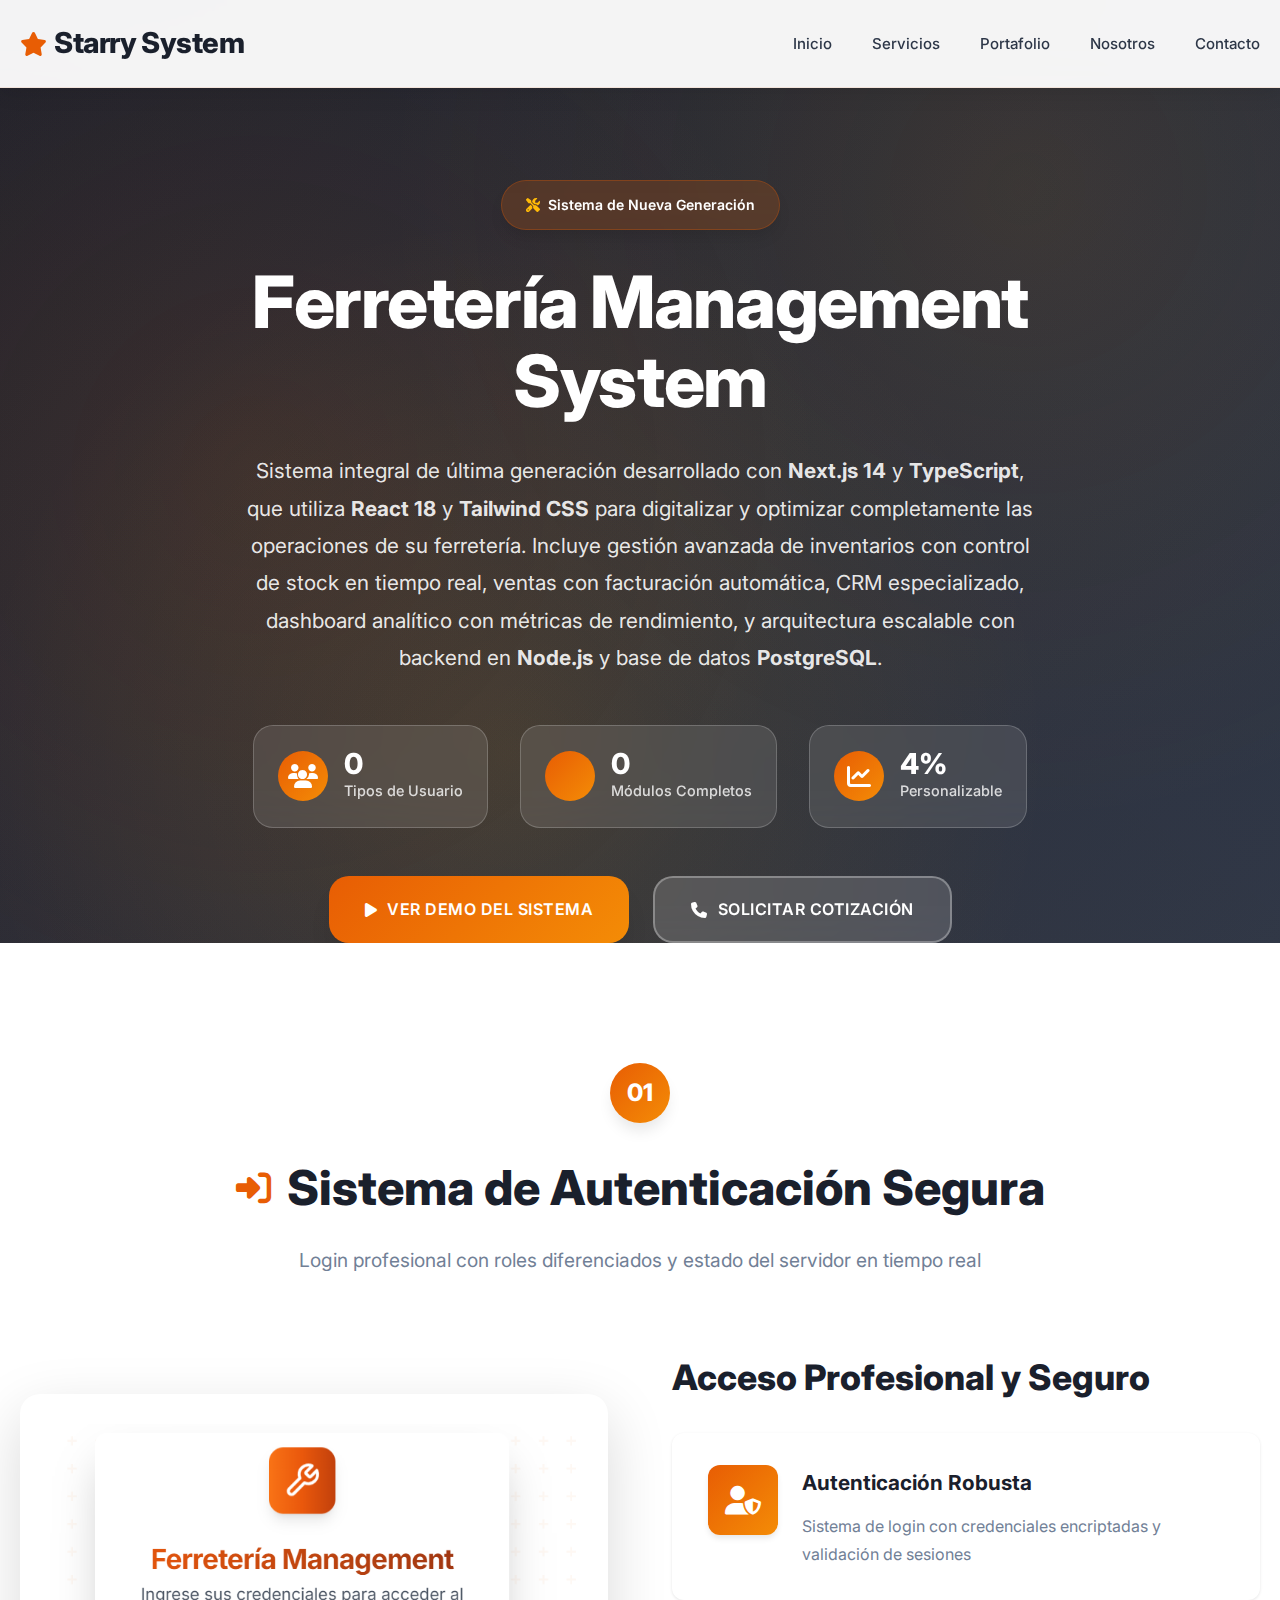
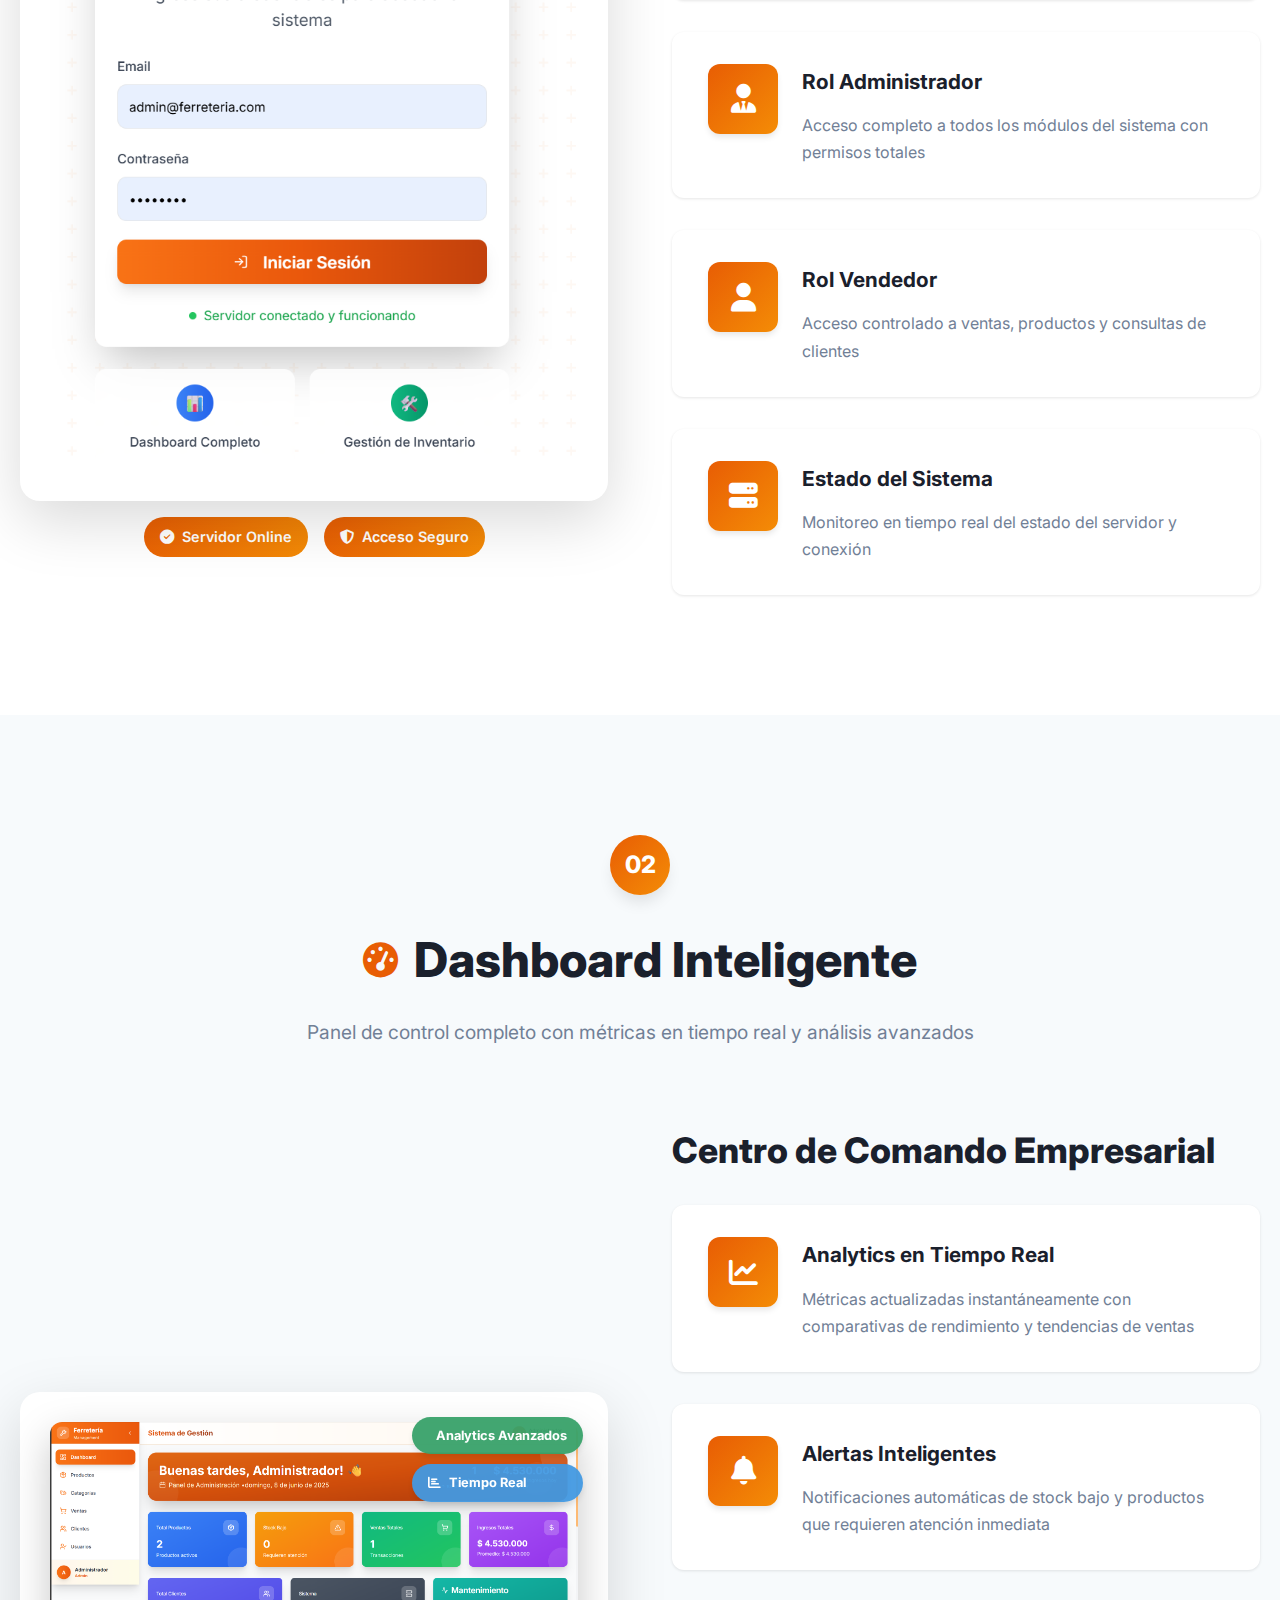
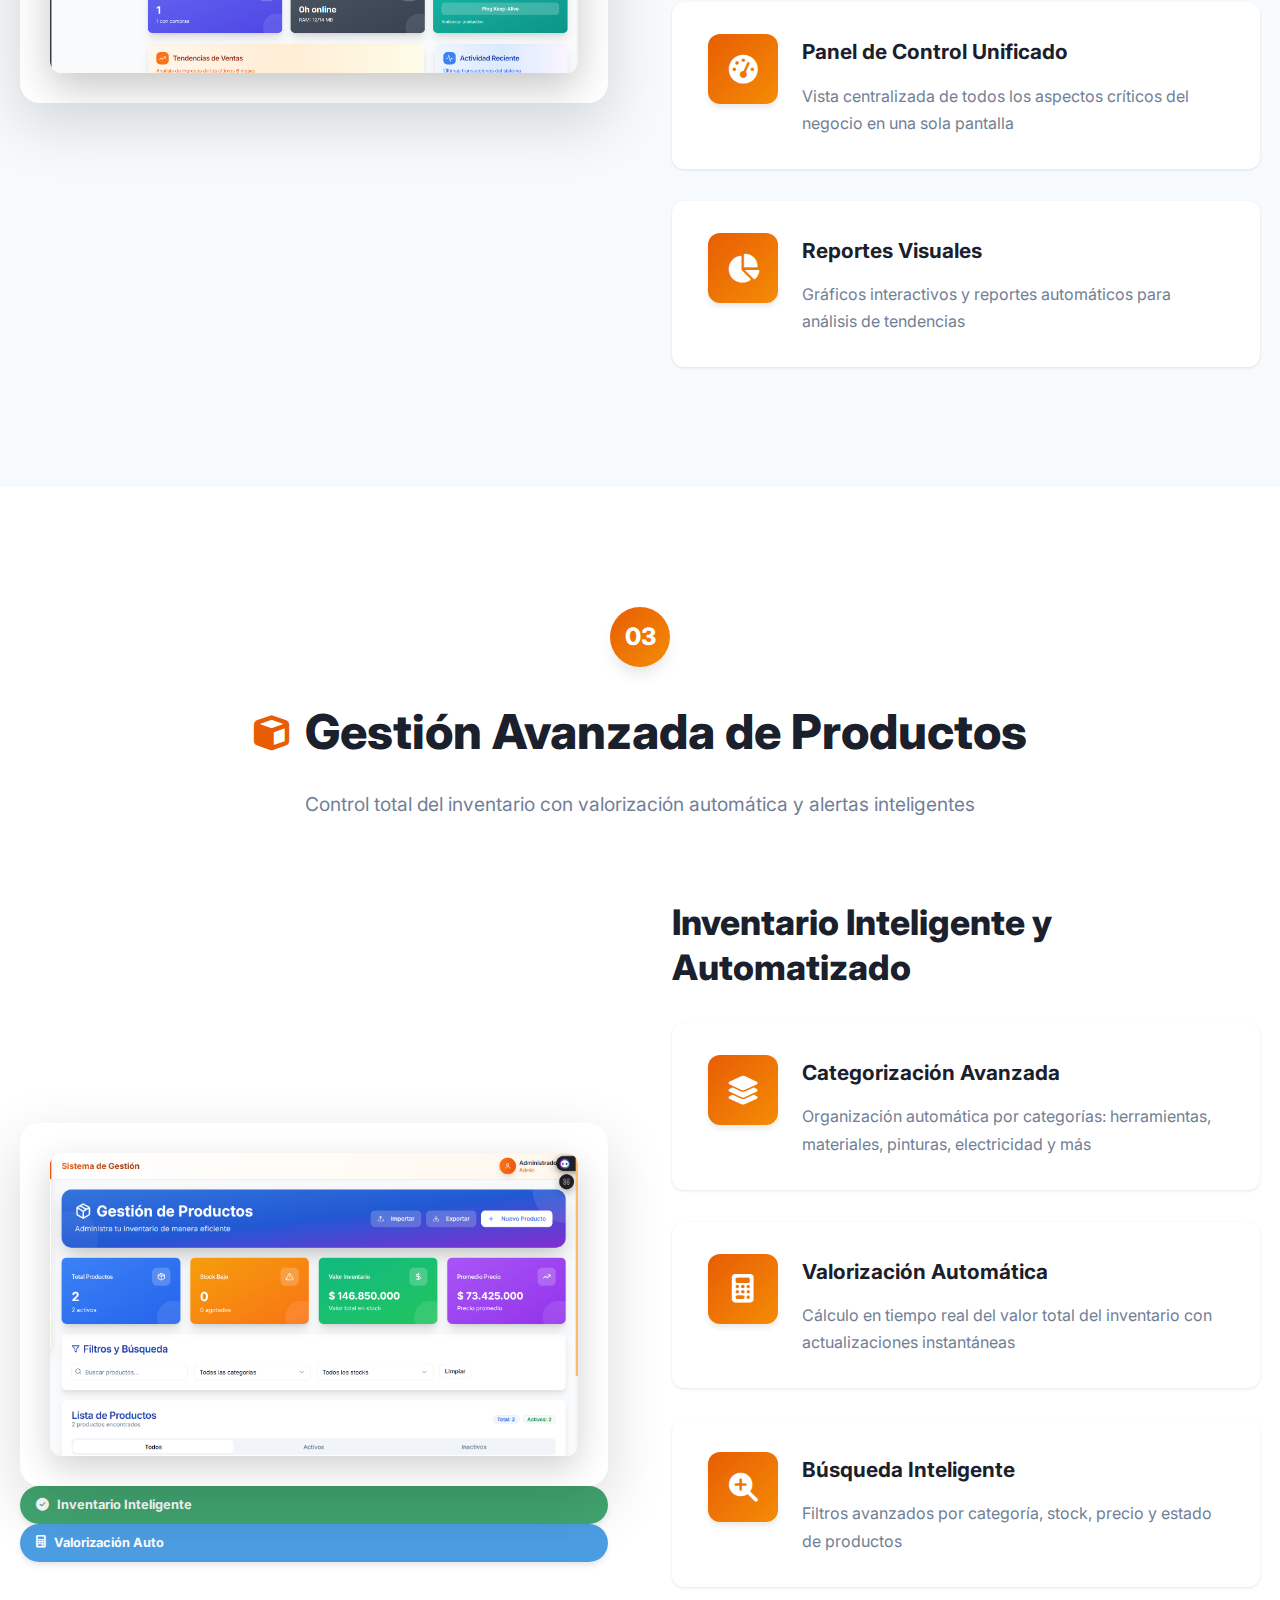
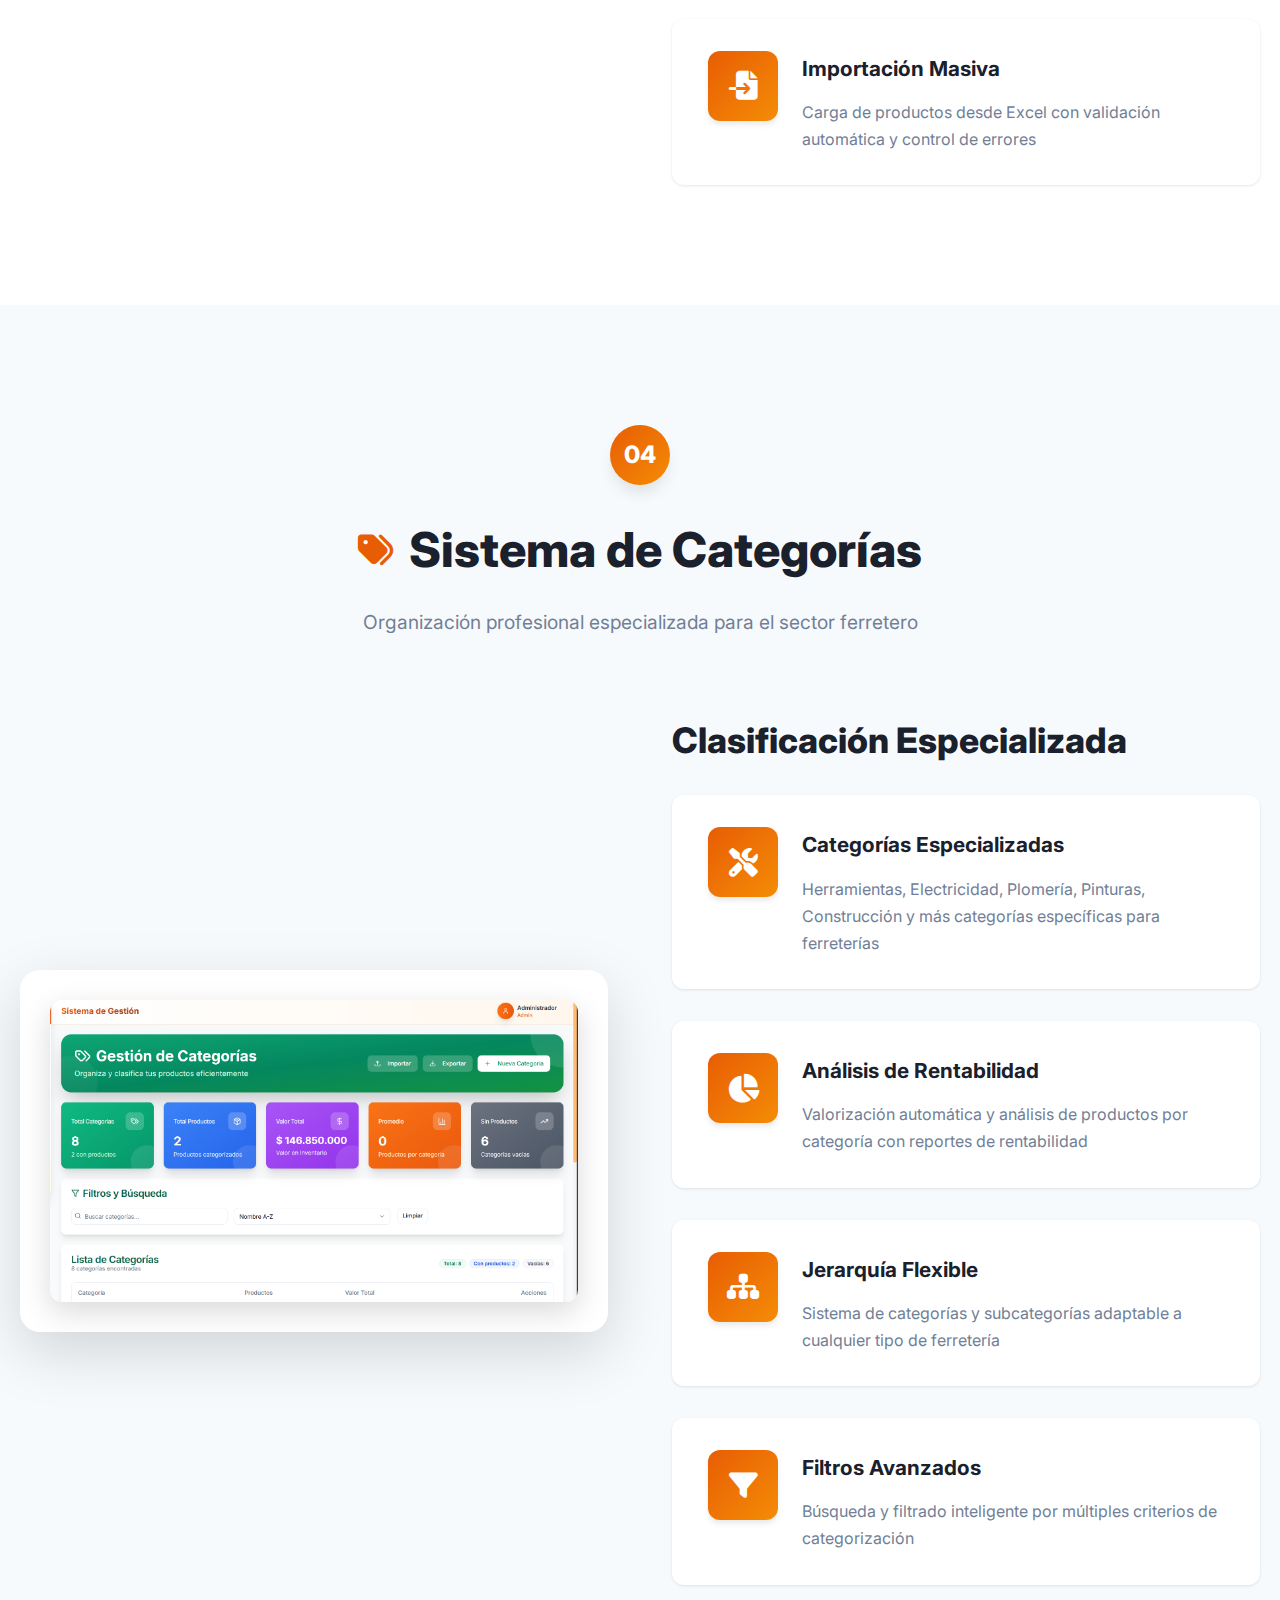
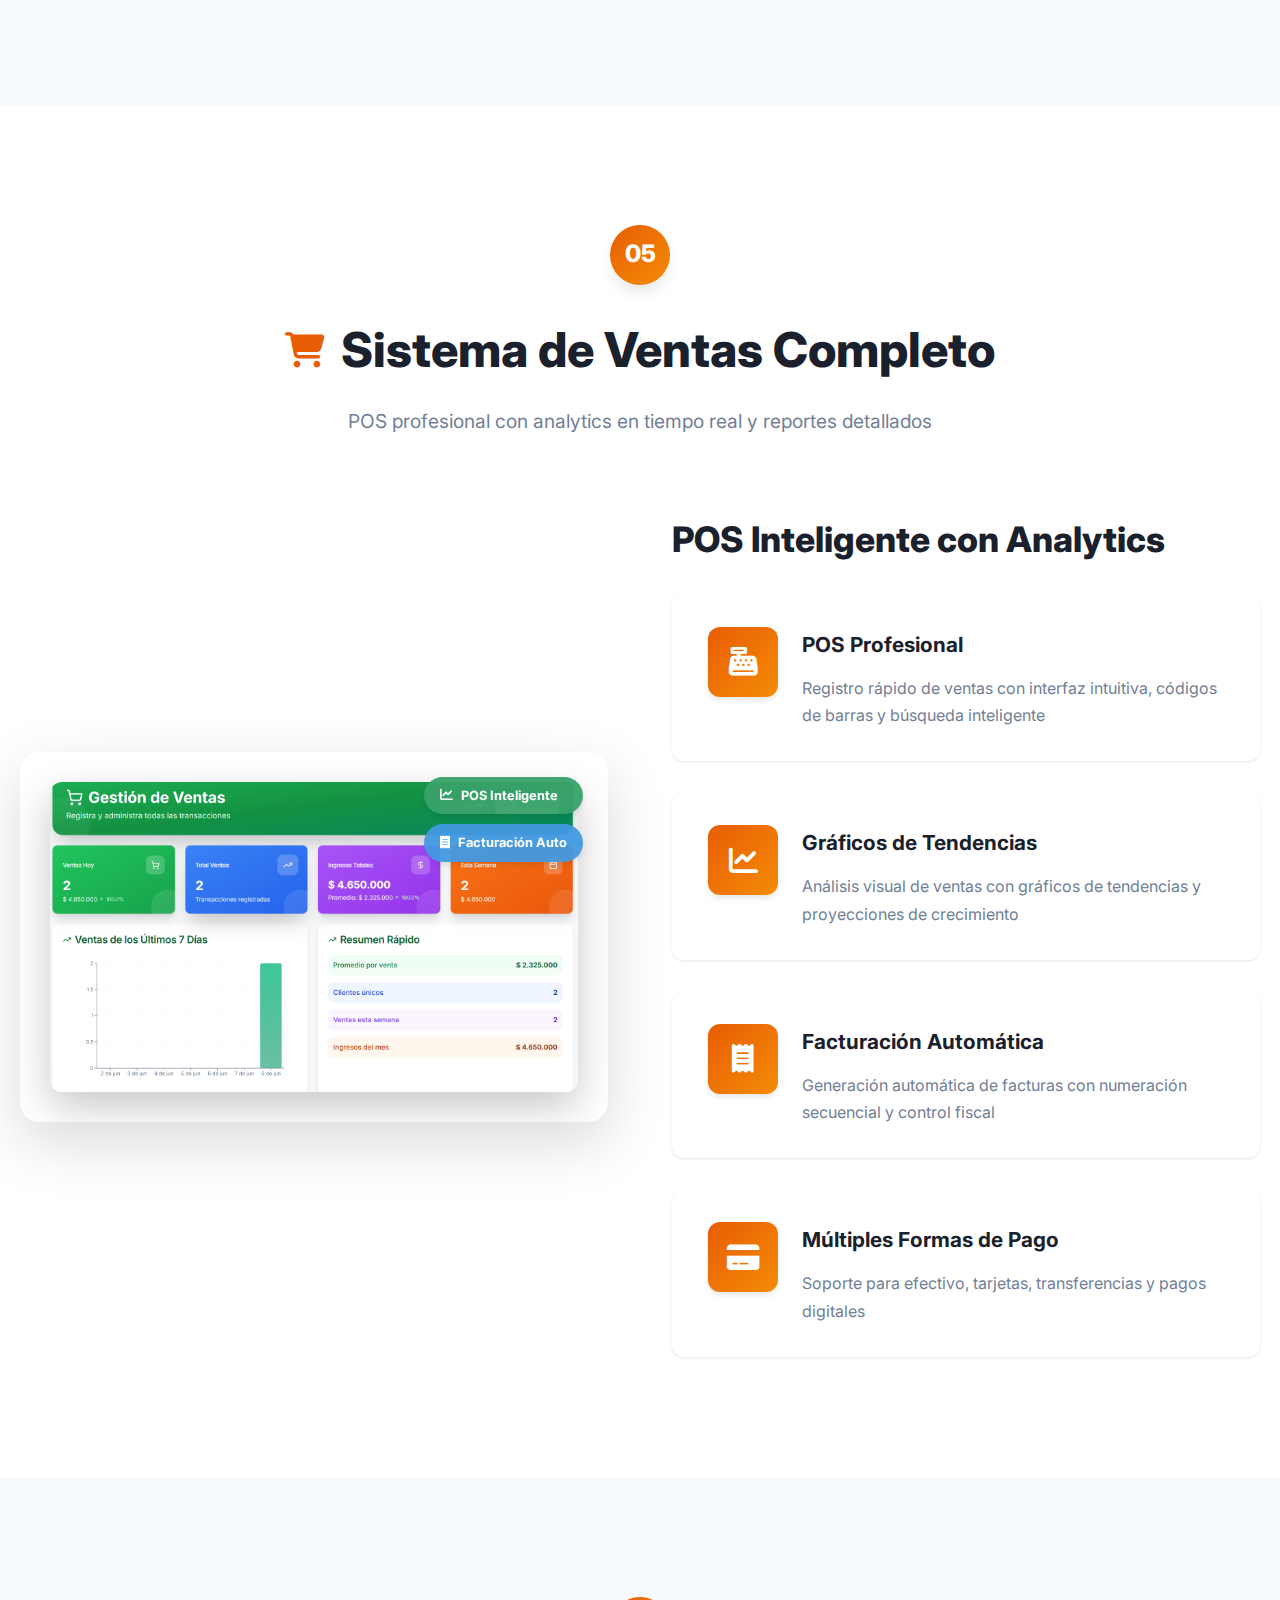
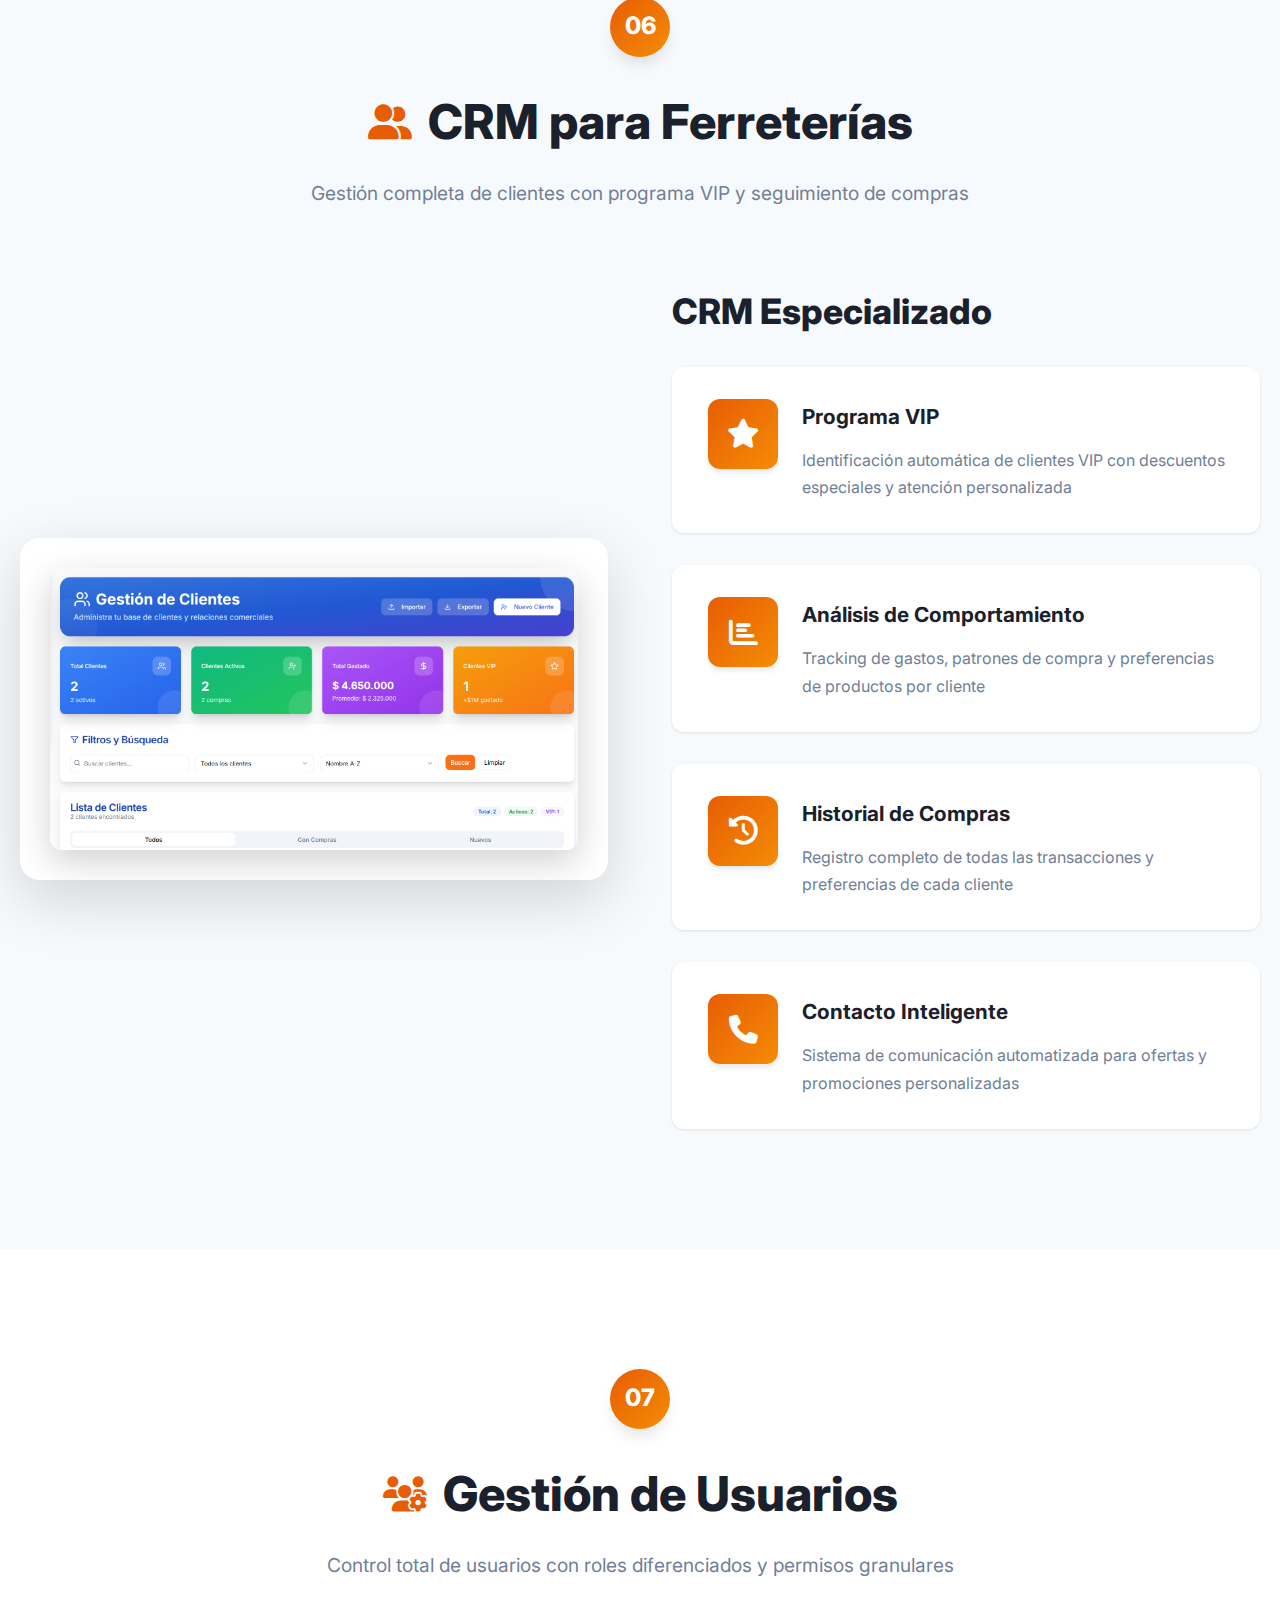
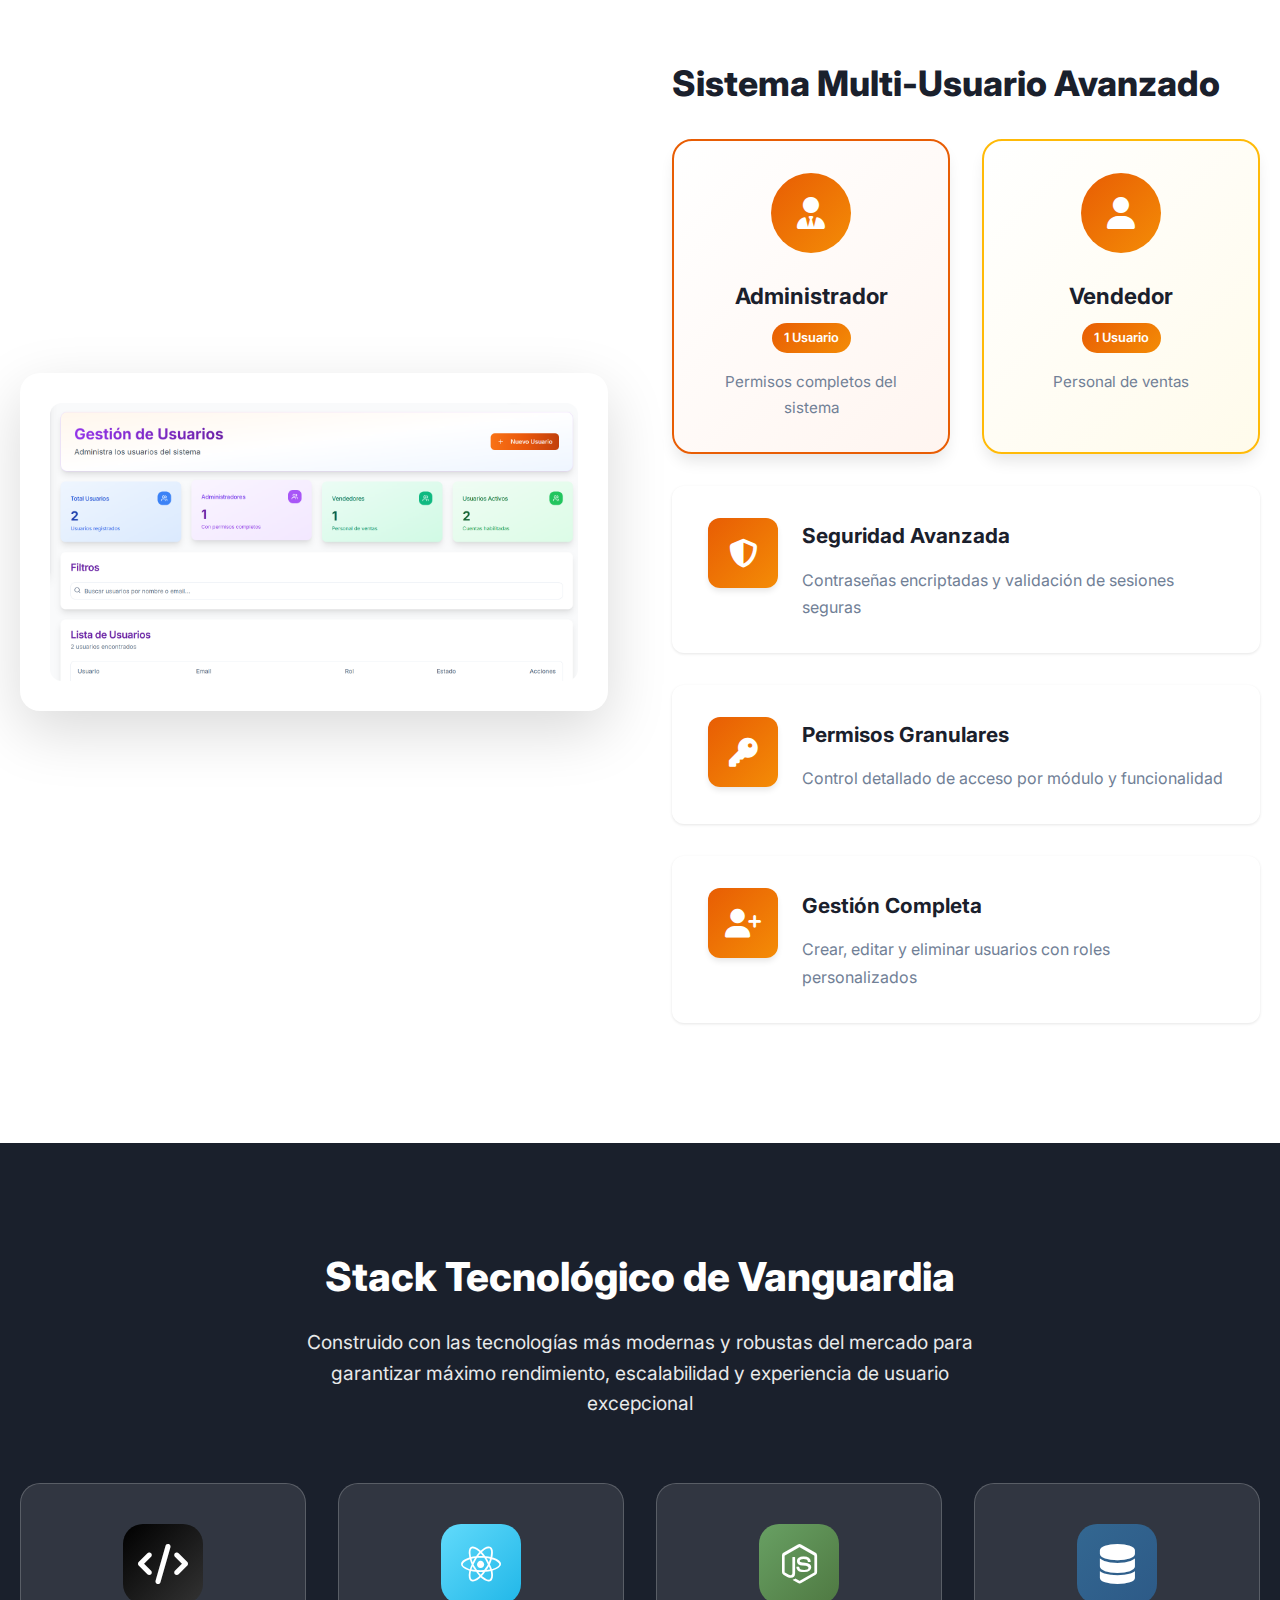
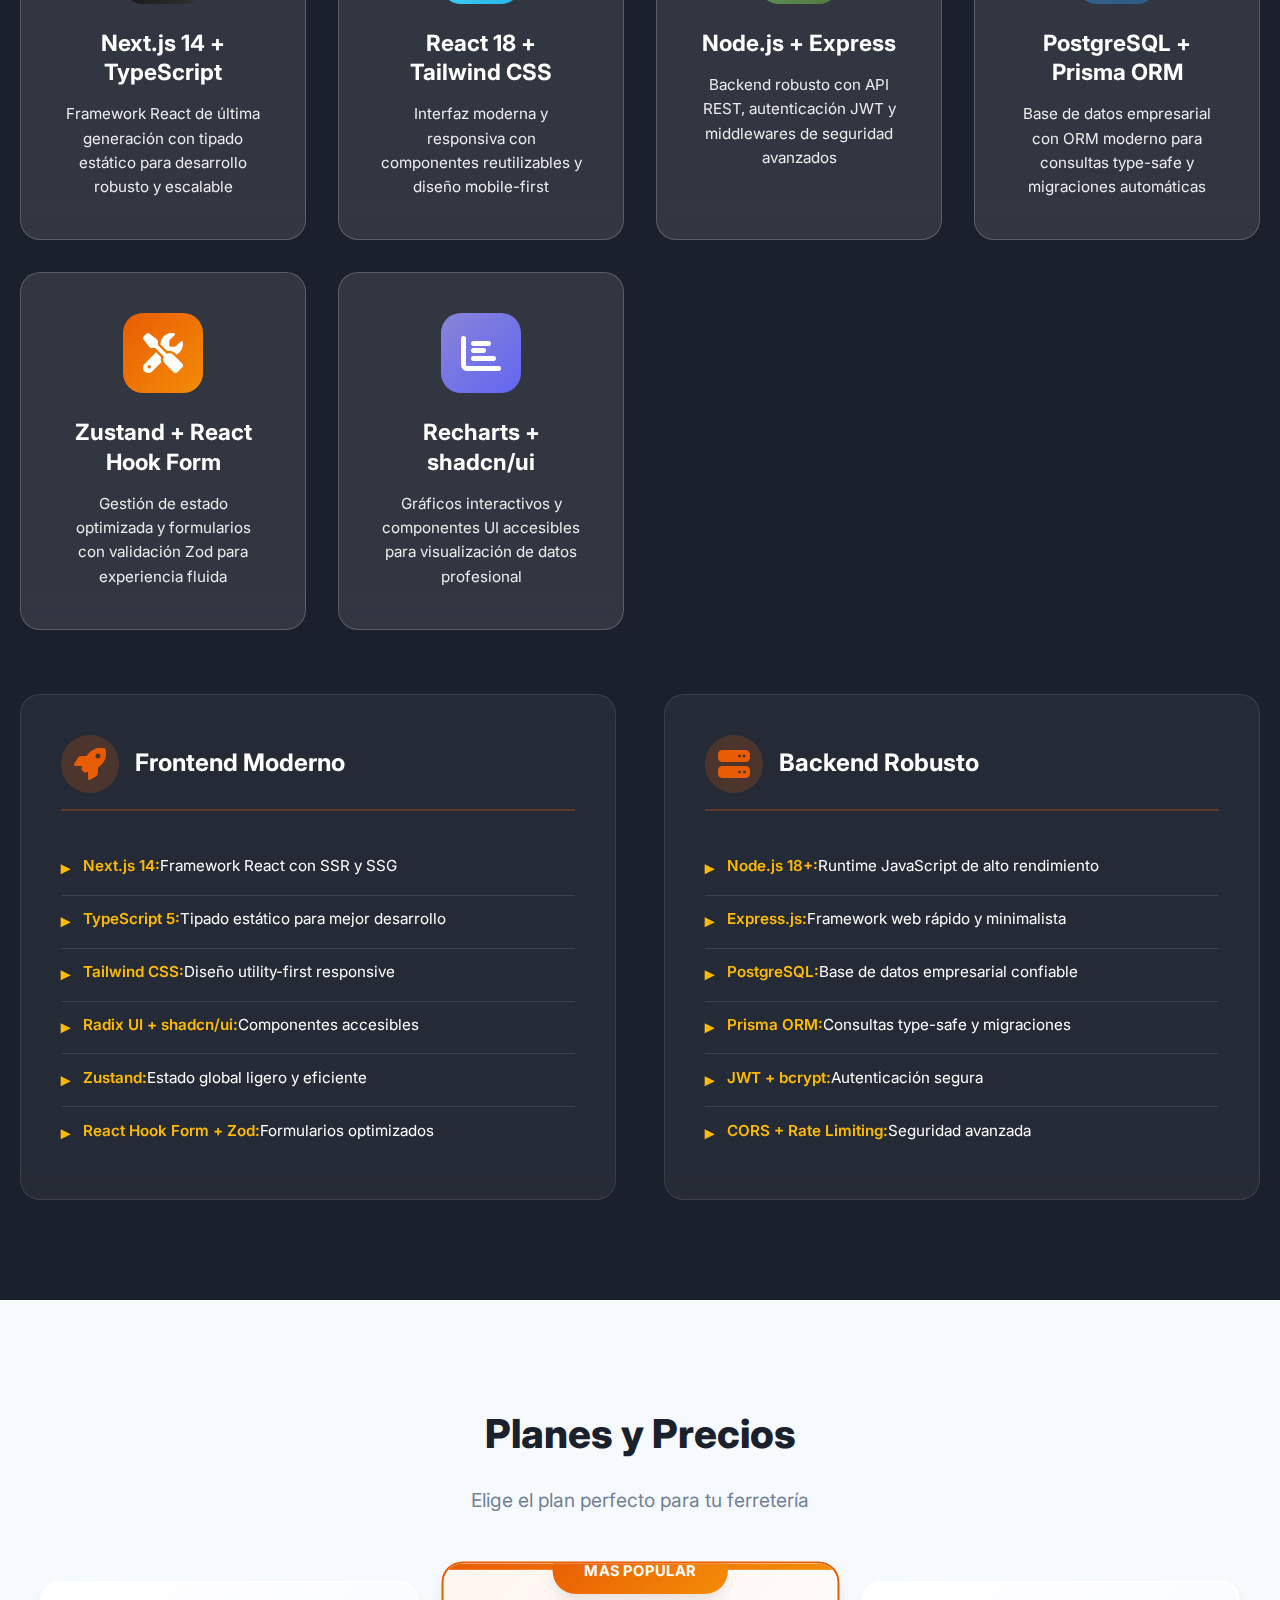
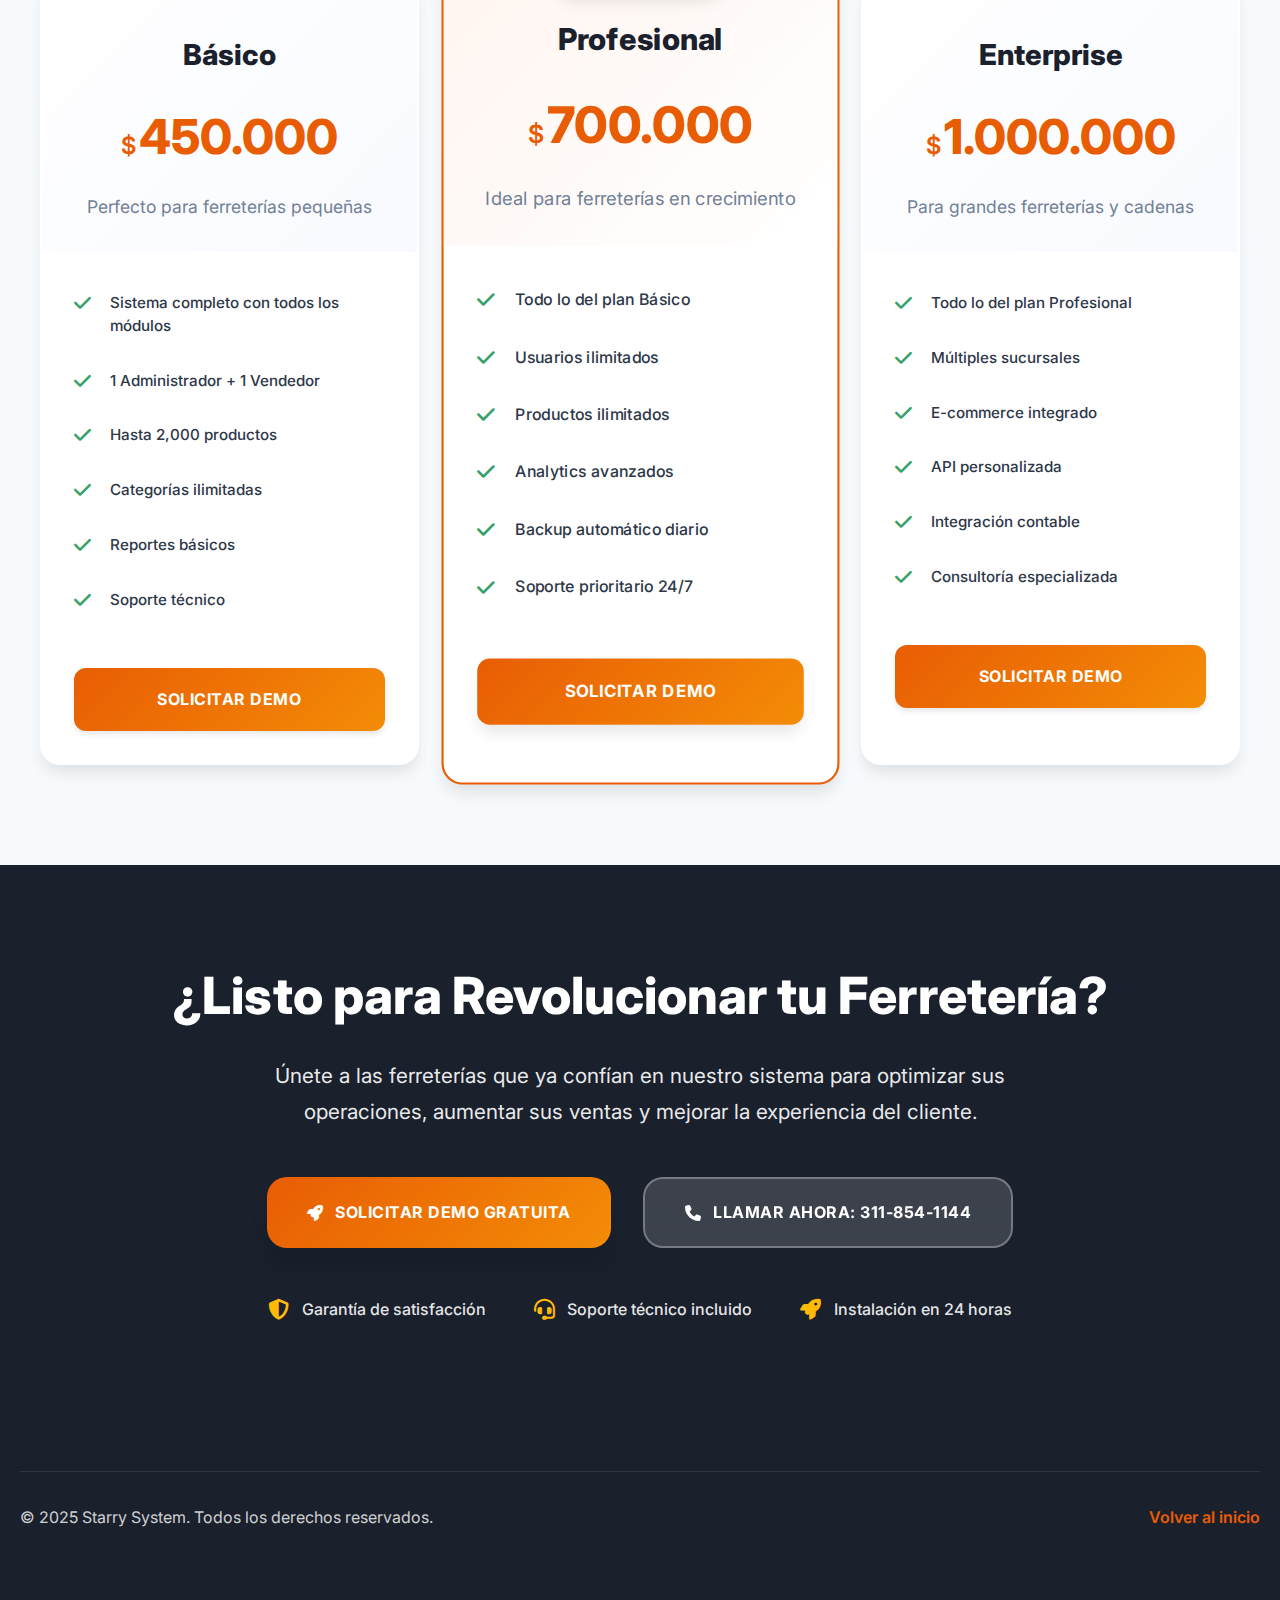
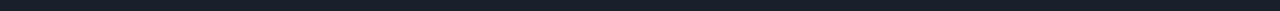
<file: software-ferreterias.html>
<!DOCTYPE html>
<html lang="es">
<head>
    <meta charset="UTF-8">
    <meta name="viewport" content="width=device-width, initial-scale=1.0">
    <title>Software para Ferreterías - Starry System</title>
    <meta name="description" content="Sistema integral para ferreterías con gestión de inventarios, ventas y clientes">
    <link rel="stylesheet" href="syleFer.css">
    <link href="https://cdnjs.cloudflare.com/ajax/libs/font-awesome/6.4.0/css/all.min.css" rel="stylesheet">
    <link href="https://fonts.googleapis.com/css2?family=Inter:wght@300;400;500;600;700;800;900&display=swap" rel="stylesheet">
    <link rel="icon" type="image/png" href="assets/img/ico.png">
    <style>
        /* Estilos de emergencia para asegurar visibilidad */
        body { 
            margin: 0; 
            padding: 0; 
            font-family: 'Inter', sans-serif; 
            overflow-x: hidden;
        }
        .module-section { 
            opacity: 1 !important; 
            transform: translateY(0) !important; 
            display: block !important;
        }
        .header { 
            position: fixed !important; 
            top: 0 !important; 
            width: 100% !important; 
            z-index: 1000 !important; 
        }
        main { 
            margin-top: 0; 
        }
    </style>
</head>
<body>
    <!-- Header -->
    <header class="header">
        <nav class="navbar">
            <div class="nav-container">
                <div class="logo">
                    <h2><a href="index.html"><i class="fas fa-star"></i>Starry System</a></h2>
                </div>
                <ul class="nav-menu">
                    <li><a href="index.html">Inicio</a></li>
                    <li><a href="index.html#servicios">Servicios</a></li>
                    <li><a href="index.html#portfolio">Portafolio</a></li>
                    <li><a href="index.html#nosotros">Nosotros</a></li>
                    <li><a href="index.html#contacto">Contacto</a></li>
                </ul>
                <div class="hamburger">
                    <span></span>
                    <span></span>
                    <span></span>
                </div>
            </div>
        </nav>
    </header>

    <!-- Envolver el contenido principal -->
    <main>
        <!-- Hero Section -->
        <section class="ferreteria-hero">
            <div class="hero-background">
                <div class="hero-patterns"></div>
                <div class="hero-gradient"></div>
            </div>
            <div class="container">
                <div class="ferreteria-hero-content">
                    <div class="hero-badge">
                        <i class="fas fa-tools"></i>
                        <span>Sistema de Nueva Generación</span>
                    </div>
                    <h1>Ferretería Management System</h1>
                    <p>Sistema integral de última generación desarrollado con <strong>Next.js 14</strong> y <strong>TypeScript</strong>, que utiliza <strong>React 18</strong> y <strong>Tailwind CSS</strong> para digitalizar y optimizar completamente las operaciones de su ferretería. Incluye gestión avanzada de inventarios con control de stock en tiempo real, ventas con facturación automática, CRM especializado, dashboard analítico con métricas de rendimiento, y arquitectura escalable con backend en <strong>Node.js</strong> y base de datos <strong>PostgreSQL</strong>.</p>
                    <div class="hero-stats">
                        <div class="stat-card">
                            <div class="stat-icon">
                                <i class="fas fa-users"></i>
                            </div>
                            <div class="stat-info">
                                <span class="stat-number">2</span>
                                <span class="stat-label">Tipos de Usuario</span>
                            </div>
                        </div>
                        <div class="stat-card">
                            <div class="stat-icon">
                                <i class="fas fa-modules"></i>
                            </div>
                            <div class="stat-info">
                                <span class="stat-number">7</span>
                                <span class="stat-label">Módulos Completos</span>
                            </div>
                        </div>
                        <div class="stat-card">
                            <div class="stat-icon">
                                <i class="fas fa-chart-line"></i>
                            </div>
                            <div class="stat-info">
                                <span class="stat-number">100%</span>
                                <span class="stat-label">Personalizable</span>
                            </div>
                        </div>
                    </div>
                    <div class="hero-buttons">
                        <a href="#login-module" class="btn-hero primary">
                            <i class="fas fa-play"></i>
                            Ver Demo del Sistema
                        </a>
                        <a href="index.html#contacto" class="btn-hero secondary">
                            <i class="fas fa-phone"></i>
                            Solicitar Cotización
                        </a>
                    </div>
                </div>
            </div>
        </section>

        <!-- Sistema de Login -->
        <section id="login-module" class="module-section">
            <div class="container">
                <div class="module-header">
                    <span class="module-badge">01</span>
                    <h2><i class="fas fa-sign-in-alt"></i> Sistema de Autenticación Segura</h2>
                    <p>Login profesional con roles diferenciados y estado del servidor en tiempo real</p>
                </div>
                <div class="module-showcase">
                    <div class="module-image">
                        <div class="image-frame">
                            <img src="assets/img/Ferreterialogin.png" alt="Sistema de Login - Ferretería Management" class="system-screenshot">
                            <div class="image-overlay">
                                <div class="zoom-icon">
                                    <i class="fas fa-expand"></i>
                                </div>
                            </div>
                        </div>
                        <div class="image-details">
                            <div class="detail-item">
                                <i class="fas fa-check-circle"></i>
                                <span>Servidor Online</span>
                            </div>
                            <div class="detail-item">
                                <i class="fas fa-shield-alt"></i>
                                <span>Acceso Seguro</span>
                            </div>
                        </div>
                    </div>
                    <div class="module-content">
                        <h3>Acceso Profesional y Seguro</h3>
                        <div class="features-list">
                            <div class="feature-item">
                                <div class="feature-icon">
                                    <i class="fas fa-user-shield"></i>
                                </div>
                                <div class="feature-text">
                                    <h4>Autenticación Robusta</h4>
                                    <p>Sistema de login con credenciales encriptadas y validación de sesiones</p>
                                </div>
                            </div>
                            <div class="feature-item">
                                <div class="feature-icon">
                                    <i class="fas fa-user-tie"></i>
                                </div>
                                <div class="feature-text">
                                    <h4>Rol Administrador</h4>
                                    <p>Acceso completo a todos los módulos del sistema con permisos totales</p>
                                </div>
                            </div>
                            <div class="feature-item">
                                <div class="feature-icon">
                                    <i class="fas fa-user"></i>
                                </div>
                                <div class="feature-text">
                                    <h4>Rol Vendedor</h4>
                                    <p>Acceso controlado a ventas, productos y consultas de clientes</p>
                                </div>
                            </div>
                            <div class="feature-item">
                                <div class="feature-icon">
                                    <i class="fas fa-server"></i>
                                </div>
                                <div class="feature-text">
                                    <h4>Estado del Sistema</h4>
                                    <p>Monitoreo en tiempo real del estado del servidor y conexión</p>
                                </div>
                            </div>
                        </div>
                    </div>
                </div>
            </div>
        </section>

        <!-- Dashboard Principal -->
        <section class="module-section alternate">
            <div class="container">
                <div class="module-header">
                    <span class="module-badge">02</span>
                    <h2><i class="fas fa-tachometer-alt"></i> Dashboard Inteligente</h2>
                    <p>Panel de control completo con métricas en tiempo real y análisis avanzados</p>
                </div>
                <div class="module-showcase reverse">
                    <div class="module-content">
                        <h3>Centro de Comando Empresarial</h3>
                        <div class="features-list">
                            <div class="feature-item">
                                <div class="feature-icon">
                                    <i class="fas fa-chart-line"></i>
                                </div>
                                <div class="feature-text">
                                    <h4>Analytics en Tiempo Real</h4>
                                    <p>Métricas actualizadas instantáneamente con comparativas de rendimiento y tendencias de ventas</p>
                                </div>
                            </div>
                            <div class="feature-item">
                                <div class="feature-icon">
                                    <i class="fas fa-bell"></i>
                                </div>
                                <div class="feature-text">
                                    <h4>Alertas Inteligentes</h4>
                                    <p>Notificaciones automáticas de stock bajo y productos que requieren atención inmediata</p>
                                </div>
                            </div>
                            <div class="feature-item">
                                <div class="feature-icon">
                                    <i class="fas fa-tachometer-alt"></i>
                                </div>
                                <div class="feature-text">
                                    <h4>Panel de Control Unificado</h4>
                                    <p>Vista centralizada de todos los aspectos críticos del negocio en una sola pantalla</p>
                                </div>
                            </div>
                            <div class="feature-item">
                                <div class="feature-icon">
                                    <i class="fas fa-chart-pie"></i>
                                </div>
                                <div class="feature-text">
                                    <h4>Reportes Visuales</h4>
                                    <p>Gráficos interactivos y reportes automáticos para análisis de tendencias</p>
                                </div>
                            </div>
                        </div>
                    </div>
                    <div class="module-image">
                        <div class="image-frame dashboard-image">
                            <img src="assets/img/DashboardFer.png" alt="Dashboard Principal - Ferretería Management" class="system-screenshot">
                            <div class="image-overlay">
                                <div class="zoom-icon">
                                    <i class="fas fa-expand"></i>
                                </div>
                            </div>
                        </div>
                        <div class="dashboard-highlights">
                            <div class="highlight-badge success">
                                <i class="fas fa-trending-up"></i>
                                <span>Analytics Avanzados</span>
                            </div>
                            <div class="highlight-badge info">
                                <i class="fas fa-chart-bar"></i>
                                <span>Tiempo Real</span>
                            </div>
                        </div>
                    </div>
                </div>
            </div>
        </section>

        <!-- Gestión de Productos -->
        <section class="module-section">
            <div class="container">
                <div class="module-header">
                    <span class="module-badge">03</span>
                    <h2><i class="fas fa-cube"></i> Gestión Avanzada de Productos</h2>
                    <p>Control total del inventario con valorización automática y alertas inteligentes</p>
                </div>
                <div class="module-showcase">
                    <div class="module-image">
                        <div class="image-frame products-image">
                            <img src="assets/img/ProductosFer.png" alt="Gestión de Productos - Ferretería Management" class="system-screenshot">
                            <div class="image-overlay">
                                <div class="zoom-icon">
                                    <i class="fas fa-expand"></i>
                                </div>
                            </div>
                        </div>
                        <div class="product-highlights">
                            <div class="highlight-badge success">
                                <i class="fas fa-check-circle"></i>
                                <span>Inventario Inteligente</span>
                            </div>
                            <div class="highlight-badge info">
                                <i class="fas fa-calculator"></i>
                                <span>Valorización Auto</span>
                            </div>
                        </div>
                    </div>
                    <div class="module-content">
                        <h3>Inventario Inteligente y Automatizado</h3>
                        <div class="features-list">
                            <div class="feature-item">
                                <div class="feature-icon">
                                    <i class="fas fa-layer-group"></i>
                                </div>
                                <div class="feature-text">
                                    <h4>Categorización Avanzada</h4>
                                    <p>Organización automática por categorías: herramientas, materiales, pinturas, electricidad y más</p>
                                </div>
                            </div>
                            <div class="feature-item">
                                <div class="feature-icon">
                                    <i class="fas fa-calculator"></i>
                                </div>
                                <div class="feature-text">
                                    <h4>Valorización Automática</h4>
                                    <p>Cálculo en tiempo real del valor total del inventario con actualizaciones instantáneas</p>
                                </div>
                            </div>
                            <div class="feature-item">
                                <div class="feature-icon">
                                    <i class="fas fa-search-plus"></i>
                                </div>
                                <div class="feature-text">
                                    <h4>Búsqueda Inteligente</h4>
                                    <p>Filtros avanzados por categoría, stock, precio y estado de productos</p>
                                </div>
                            </div>
                            <div class="feature-item">
                                <div class="feature-icon">
                                    <i class="fas fa-file-import"></i>
                                </div>
                                <div class="feature-text">
                                    <h4>Importación Masiva</h4>
                                    <p>Carga de productos desde Excel con validación automática y control de errores</p>
                                </div>
                            </div>
                        </div>
                    </div>
                </div>
            </div>
        </section>

        <!-- Gestión de Categorías -->
        <section class="module-section alternate">
            <div class="container">
                <div class="module-header">
                    <span class="module-badge">04</span>
                    <h2><i class="fas fa-tags"></i> Sistema de Categorías</h2>
                    <p>Organización profesional especializada para el sector ferretero</p>
                </div>
                <div class="module-showcase reverse">
                    <div class="module-content">
                        <h3>Clasificación Especializada</h3>
                        <div class="features-list">
                            <div class="feature-item">
                                <div class="feature-icon">
                                    <i class="fas fa-tools"></i>
                                </div>
                                <div class="feature-text">
                                    <h4>Categorías Especializadas</h4>
                                    <p>Herramientas, Electricidad, Plomería, Pinturas, Construcción y más categorías específicas para ferreterías</p>
                                </div>
                            </div>
                            <div class="feature-item">
                                <div class="feature-icon">
                                    <i class="fas fa-chart-pie"></i>
                                </div>
                                <div class="feature-text">
                                    <h4>Análisis de Rentabilidad</h4>
                                    <p>Valorización automática y análisis de productos por categoría con reportes de rentabilidad</p>
                                </div>
                            </div>
                            <div class="feature-item">
                                <div class="feature-icon">
                                    <i class="fas fa-sitemap"></i>
                                </div>
                                <div class="feature-text">
                                    <h4>Jerarquía Flexible</h4>
                                    <p>Sistema de categorías y subcategorías adaptable a cualquier tipo de ferretería</p>
                                </div>
                            </div>
                            <div class="feature-item">
                                <div class="feature-icon">
                                    <i class="fas fa-filter"></i>
                                </div>
                                <div class="feature-text">
                                    <h4>Filtros Avanzados</h4>
                                    <p>Búsqueda y filtrado inteligente por múltiples criterios de categorización</p>
                                </div>
                            </div>
                        </div>
                    </div>
                    <div class="module-image">
                        <div class="image-frame categories-image">
                            <img src="assets/img/CategoriasFer.png" alt="Gestión de Categorías - Ferretería Management" class="system-screenshot">
                            <div class="image-overlay">
                                <div class="zoom-icon">
                                    <i class="fas fa-expand"></i>
                                </div>
                            </div>
                        </div>
                    </div>
                </div>
            </div>
        </section>

        <!-- Sistema de Ventas -->
        <section class="module-section">
            <div class="container">
                <div class="module-header">
                    <span class="module-badge">05</span>
                    <h2><i class="fas fa-shopping-cart"></i> Sistema de Ventas Completo</h2>
                    <p>POS profesional con analytics en tiempo real y reportes detallados</p>
                </div>
                <div class="module-showcase">
                    <div class="module-image">
                        <div class="image-frame sales-image">
                            <img src="assets/img/GestionVentasFer.png" alt="Sistema de Ventas - Ferretería Management" class="system-screenshot">
                            <div class="image-overlay">
                                <div class="zoom-icon">
                                    <i class="fas fa-expand"></i>
                                </div>
                            </div>
                        </div>
                        <div class="sales-highlights">
                            <div class="sales-badge success">
                                <i class="fas fa-chart-line"></i>
                                <span>POS Inteligente</span>
                            </div>
                            <div class="sales-badge info">
                                <i class="fas fa-receipt"></i>
                                <span>Facturación Auto</span>
                            </div>
                        </div>
                    </div>
                    <div class="module-content">
                        <h3>POS Inteligente con Analytics</h3>
                        <div class="features-list">
                            <div class="feature-item">
                                <div class="feature-icon">
                                    <i class="fas fa-cash-register"></i>
                                </div>
                                <div class="feature-text">
                                    <h4>POS Profesional</h4>
                                    <p>Registro rápido de ventas con interfaz intuitiva, códigos de barras y búsqueda inteligente</p>
                                </div>
                            </div>
                            <div class="feature-item">
                                <div class="feature-icon">
                                    <i class="fas fa-chart-line"></i>
                                </div>
                                <div class="feature-text">
                                    <h4>Gráficos de Tendencias</h4>
                                    <p>Análisis visual de ventas con gráficos de tendencias y proyecciones de crecimiento</p>
                                </div>
                            </div>
                            <div class="feature-item">
                                <div class="feature-icon">
                                    <i class="fas fa-receipt"></i>
                                </div>
                                <div class="feature-text">
                                    <h4>Facturación Automática</h4>
                                    <p>Generación automática de facturas con numeración secuencial y control fiscal</p>
                                </div>
                            </div>
                            <div class="feature-item">
                                <div class="feature-icon">
                                    <i class="fas fa-credit-card"></i>
                                </div>
                                <div class="feature-text">
                                    <h4>Múltiples Formas de Pago</h4>
                                    <p>Soporte para efectivo, tarjetas, transferencias y pagos digitales</p>
                                </div>
                            </div>
                        </div>
                    </div>
                </div>
            </div>
        </section>

        <!-- Gestión de Clientes -->
        <section class="module-section alternate">
            <div class="container">
                <div class="module-header">
                    <span class="module-badge">06</span>
                    <h2><i class="fas fa-user-friends"></i> CRM para Ferreterías</h2>
                    <p>Gestión completa de clientes con programa VIP y seguimiento de compras</p>
                </div>
                <div class="module-showcase reverse">
                    <div class="module-content">
                        <h3>CRM Especializado</h3>
                        <div class="features-list">
                            <div class="feature-item">
                                <div class="feature-icon">
                                    <i class="fas fa-star"></i>
                                </div>
                                <div class="feature-text">
                                    <h4>Programa VIP</h4>
                                    <p>Identificación automática de clientes VIP con descuentos especiales y atención personalizada</p>
                                </div>
                            </div>
                            <div class="feature-item">
                                <div class="feature-icon">
                                    <i class="fas fa-chart-bar"></i>
                                </div>
                                <div class="feature-text">
                                    <h4>Análisis de Comportamiento</h4>
                                    <p>Tracking de gastos, patrones de compra y preferencias de productos por cliente</p>
                                </div>
                            </div>
                            <div class="feature-item">
                                <div class="feature-icon">
                                    <i class="fas fa-history"></i>
                                </div>
                                <div class="feature-text">
                                    <h4>Historial de Compras</h4>
                                    <p>Registro completo de todas las transacciones y preferencias de cada cliente</p>
                                </div>
                            </div>
                            <div class="feature-item">
                                <div class="feature-icon">
                                    <i class="fas fa-phone"></i>
                                </div>
                                <div class="feature-text">
                                    <h4>Contacto Inteligente</h4>
                                    <p>Sistema de comunicación automatizada para ofertas y promociones personalizadas</p>
                                </div>
                            </div>
                        </div>
                    </div>
                    <div class="module-image">
                        <div class="image-frame clients-image">
                            <img src="assets/img/GestionclientesFer.png" alt="Gestión de Clientes - Ferretería Management" class="system-screenshot">
                            <div class="image-overlay">
                                <div class="zoom-icon">
                                    <i class="fas fa-expand"></i>
                                </div>
                            </div>
                        </div>
                    </div>
                </div>
            </div>
        </section>

        <!-- Gestión de Usuarios -->
        <section class="module-section">
            <div class="container">
                <div class="module-header">
                    <span class="module-badge">07</span>
                    <h2><i class="fas fa-users-cog"></i> Gestión de Usuarios</h2>
                    <p>Control total de usuarios con roles diferenciados y permisos granulares</p>
                </div>
                <div class="module-showcase">
                    <div class="module-image">
                        <div class="image-frame">
                            <img src="assets/img/Gestionusuarios.png" alt="Gestión de Usuarios - Ferretería Management" class="system-screenshot">
                            <div class="image-overlay">
                                <div class="zoom-icon">
                                    <i class="fas fa-expand"></i>
                                </div>
                            </div>
                        </div>
                    </div>
                    <div class="module-content">
                        <h3>Sistema Multi-Usuario Avanzado</h3>
                        <div class="user-roles">
                            <div class="role-card admin">
                                <div class="role-icon">
                                    <i class="fas fa-user-tie"></i>
                                </div>
                                <div class="role-info">
                                    <h4>Administrador</h4>
                                    <span class="role-count">1 Usuario</span>
                                    <p>Permisos completos del sistema</p>
                                </div>
                            </div>
                            <div class="role-card seller">
                                <div class="role-icon">
                                    <i class="fas fa-user"></i>
                                </div>
                                <div class="role-info">
                                    <h4>Vendedor</h4>
                                    <span class="role-count">1 Usuario</span>
                                    <p>Personal de ventas</p>
                                </div>
                            </div>
                        </div>
                        <div class="features-list">
                            <div class="feature-item">
                                <div class="feature-icon">
                                    <i class="fas fa-shield-alt"></i>
                                </div>
                                <div class="feature-text">
                                    <h4>Seguridad Avanzada</h4>
                                    <p>Contraseñas encriptadas y validación de sesiones seguras</p>
                                </div>
                            </div>
                            <div class="feature-item">
                                <div class="feature-icon">
                                    <i class="fas fa-key"></i>
                                </div>
                                <div class="feature-text">
                                    <h4>Permisos Granulares</h4>
                                    <p>Control detallado de acceso por módulo y funcionalidad</p>
                                </div>
                            </div>
                            <div class="feature-item">
                                <div class="feature-icon">
                                    <i class="fas fa-user-plus"></i>
                                </div>
                                <div class="feature-text">
                                    <h4>Gestión Completa</h4>
                                    <p>Crear, editar y eliminar usuarios con roles personalizados</p>
                                </div>
                            </div>
                        </div>
                    </div>
                </div>
            </div>
        </section>

        <!-- Tecnologías -->
        <section class="tech-section">
            <div class="container">
                <div class="tech-header">
                    <h2>Stack Tecnológico de Vanguardia</h2>
                    <p>Construido con las tecnologías más modernas y robustas del mercado para garantizar máximo rendimiento, escalabilidad y experiencia de usuario excepcional</p>
                </div>
                <div class="tech-grid">
                    <div class="tech-card">
                        <div class="tech-icon nextjs">
                            <i class="fas fa-code"></i>
                        </div>
                        <h3>Next.js 14 + TypeScript</h3>
                        <p>Framework React de última generación con tipado estático para desarrollo robusto y escalable</p>
                    </div>
                    <div class="tech-card">
                        <div class="tech-icon react">
                            <i class="fab fa-react"></i>
                        </div>
                        <h3>React 18 + Tailwind CSS</h3>
                        <p>Interfaz moderna y responsiva con componentes reutilizables y diseño mobile-first</p>
                    </div>
                    <div class="tech-card">
                        <div class="tech-icon nodejs">
                            <i class="fab fa-node-js"></i>
                        </div>
                        <h3>Node.js + Express</h3>
                        <p>Backend robusto con API REST, autenticación JWT y middlewares de seguridad avanzados</p>
                    </div>
                    <div class="tech-card">
                        <div class="tech-icon postgresql">
                            <i class="fas fa-database"></i>
                        </div>
                        <h3>PostgreSQL + Prisma ORM</h3>
                        <p>Base de datos empresarial con ORM moderno para consultas type-safe y migraciones automáticas</p>
                    </div>
                    <div class="tech-card">
                        <div class="tech-icon tools">
                            <i class="fas fa-tools"></i>
                        </div>
                        <h3>Zustand + React Hook Form</h3>
                        <p>Gestión de estado optimizada y formularios con validación Zod para experiencia fluida</p>
                    </div>
                    <div class="tech-card">
                        <div class="tech-icon charts">
                            <i class="fas fa-chart-bar"></i>
                        </div>
                        <h3>Recharts + shadcn/ui</h3>
                        <p>Gráficos interactivos y componentes UI accesibles para visualización de datos profesional</p>
                    </div>
                </div>
                
                <div class="tech-features">
                    <div class="tech-feature-card">
                        <div class="tech-feature-header">
                            <i class="fas fa-rocket"></i>
                            <h4>Frontend Moderno</h4>
                        </div>
                        <ul class="tech-feature-list">
                            <li><strong>Next.js 14:</strong> Framework React con SSR y SSG</li>
                            <li><strong>TypeScript 5:</strong> Tipado estático para mejor desarrollo</li>
                            <li><strong>Tailwind CSS:</strong> Diseño utility-first responsive</li>
                            <li><strong>Radix UI + shadcn/ui:</strong> Componentes accesibles</li>
                            <li><strong>Zustand:</strong> Estado global ligero y eficiente</li>
                            <li><strong>React Hook Form + Zod:</strong> Formularios optimizados</li>
                        </ul>
                    </div>
                    
                    <div class="tech-feature-card">
                        <div class="tech-feature-header">
                            <i class="fas fa-server"></i>
                            <h4>Backend Robusto</h4>
                        </div>
                        <ul class="tech-feature-list">
                            <li><strong>Node.js 18+:</strong> Runtime JavaScript de alto rendimiento</li>
                            <li><strong>Express.js:</strong> Framework web rápido y minimalista</li>
                            <li><strong>PostgreSQL:</strong> Base de datos empresarial confiable</li>
                            <li><strong>Prisma ORM:</strong> Consultas type-safe y migraciones</li>
                            <li><strong>JWT + bcrypt:</strong> Autenticación segura</li>
                            <li><strong>CORS + Rate Limiting:</strong> Seguridad avanzada</li>
                        </ul>
                    </div>
                </div>
            </div>
        </section>

        <!-- Planes y Precios -->
        <section class="pricing-section">
            <div class="container">
                <div class="pricing-header">
                    <h2>Planes y Precios</h2>
                    <p>Elige el plan perfecto para tu ferretería</p>
                </div>
                <div class="pricing-grid">
                    <div class="pricing-card">
                        <div class="pricing-header-card">
                            <h3>Básico</h3>
                            <div class="price">
                                <span class="currency">$</span>
                                <span class="amount">450.000</span>
                            </div>
                            <p>Perfecto para ferreterías pequeñas</p>
                        </div>
                        <div class="pricing-features">
                            <div class="feature">
                                <i class="fas fa-check"></i>
                                <span>Sistema completo con todos los módulos</span>
                            </div>
                            <div class="feature">
                                <i class="fas fa-check"></i>
                                <span>1 Administrador + 1 Vendedor</span>
                            </div>
                            <div class="feature">
                                <i class="fas fa-check"></i>
                                <span>Hasta 2,000 productos</span>
                            </div>
                            <div class="feature">
                                <i class="fas fa-check"></i>
                                <span>Categorías ilimitadas</span>
                            </div>
                            <div class="feature">
                                <i class="fas fa-check"></i>
                                <span>Reportes básicos</span>
                            </div>
                            <div class="feature">
                                <i class="fas fa-check"></i>
                                <span>Soporte técnico</span>
                            </div>
                        </div>
                        <a href="index.html#contacto" class="btn-pricing">Solicitar Demo</a>
                    </div>

                    <div class="pricing-card featured">
                        <div class="popular-badge">Más Popular</div>
                        <div class="pricing-header-card">
                            <h3>Profesional</h3>
                            <div class="price">
                                <span class="currency">$</span>
                                <span class="amount">700.000</span>
                            </div>
                            <p>Ideal para ferreterías en crecimiento</p>
                        </div>
                        <div class="pricing-features">
                            <div class="feature">
                                <i class="fas fa-check"></i>
                                <span>Todo lo del plan Básico</span>
                            </div>
                            <div class="feature">
                                <i class="fas fa-check"></i>
                                <span>Usuarios ilimitados</span>
                            </div>
                            <div class="feature">
                                <i class="fas fa-check"></i>
                                <span>Productos ilimitados</span>
                            </div>
                            <div class="feature">
                                <i class="fas fa-check"></i>
                                <span>Analytics avanzados</span>
                            </div>
                            <div class="feature">
                                <i class="fas fa-check"></i>
                                <span>Backup automático diario</span>
                            </div>
                            <div class="feature">
                                <i class="fas fa-check"></i>
                                <span>Soporte prioritario 24/7</span>
                            </div>
                        </div>
                        <a href="index.html#contacto" class="btn-pricing">Solicitar Demo</a>
                    </div>

                    <div class="pricing-card">
                        <div class="pricing-header-card">
                            <h3>Enterprise</h3>
                            <div class="price">
                                <span class="currency">$</span>
                                <span class="amount">1.000.000</span>
                            </div>
                            <p>Para grandes ferreterías y cadenas</p>
                        </div>
                        <div class="pricing-features">
                            <div class="feature">
                                <i class="fas fa-check"></i>
                                <span>Todo lo del plan Profesional</span>
                            </div>
                            <div class="feature">
                                <i class="fas fa-check"></i>
                                <span>Múltiples sucursales</span>
                            </div>
                            <div class="feature">
                                <i class="fas fa-check"></i>
                                <span>E-commerce integrado</span>
                            </div>
                            <div class="feature">
                                <i class="fas fa-check"></i>
                                <span>API personalizada</span>
                            </div>
                            <div class="feature">
                                <i class="fas fa-check"></i>
                                <span>Integración contable</span>
                            </div>
                            <div class="feature">
                                <i class="fas fa-check"></i>
                                <span>Consultoría especializada</span>
                            </div>
                        </div>
                        <a href="index.html#contacto" class="btn-pricing">Solicitar Demo</a>
                    </div>
                </div>
            </div>
        </section>

        <!-- CTA Final -->
        <section class="final-cta">
            <div class="container">
                <div class="cta-content">
                    <h2>¿Listo para Revolucionar tu Ferretería?</h2>
                    <p>Únete a las ferreterías que ya confían en nuestro sistema para optimizar sus operaciones, aumentar sus ventas y mejorar la experiencia del cliente.</p>
                    <div class="cta-buttons">
                        <a href="index.html#contacto" class="btn-cta primary">
                            <i class="fas fa-rocket"></i>
                            Solicitar Demo Gratuita
                        </a>
                        <a href="tel:3118541144" class="btn-cta secondary">
                            <i class="fas fa-phone"></i>
                            Llamar Ahora: 311-854-1144
                        </a>
                    </div>
                    <div class="cta-guarantee">
                        <div class="guarantee-item">
                            <i class="fas fa-shield-alt"></i>
                            <span>Garantía de satisfacción</span>
                        </div>
                        <div class="guarantee-item">
                            <i class="fas fa-headset"></i>
                            <span>Soporte técnico incluido</span>
                        </div>
                        <div class="guarantee-item">
                            <i class="fas fa-rocket"></i>
                            <span>Instalación en 24 horas</span>
                        </div>
                    </div>
                </div>
            </div>
        </section>
    </main>

    <!-- Footer simplificado -->
    <footer class="footer">
        <div class="container">
            <div class="footer-simple">
                <p>&copy; 2025 Starry System. Todos los derechos reservados.</p>
                <a href="index.html">Volver al inicio</a>
            </div>
        </div>
    </footer>

    <script src="script-ferreteria.js"></script>
    <script>
        // Script de emergencia para mostrar contenido
        document.addEventListener('DOMContentLoaded', function() {
            // Asegurar que todo sea visible
            document.querySelectorAll('.module-section').forEach(section => {
                section.style.opacity = '1';
                section.style.transform = 'translateY(0)';
                section.style.display = 'block';
            });
            
            // Ajustar padding del hero
            const hero = document.querySelector('.ferreteria-hero');
            if (hero) {
                hero.style.paddingTop = '80px';
            }
        });
    </script>
</body>
</html>
</file>
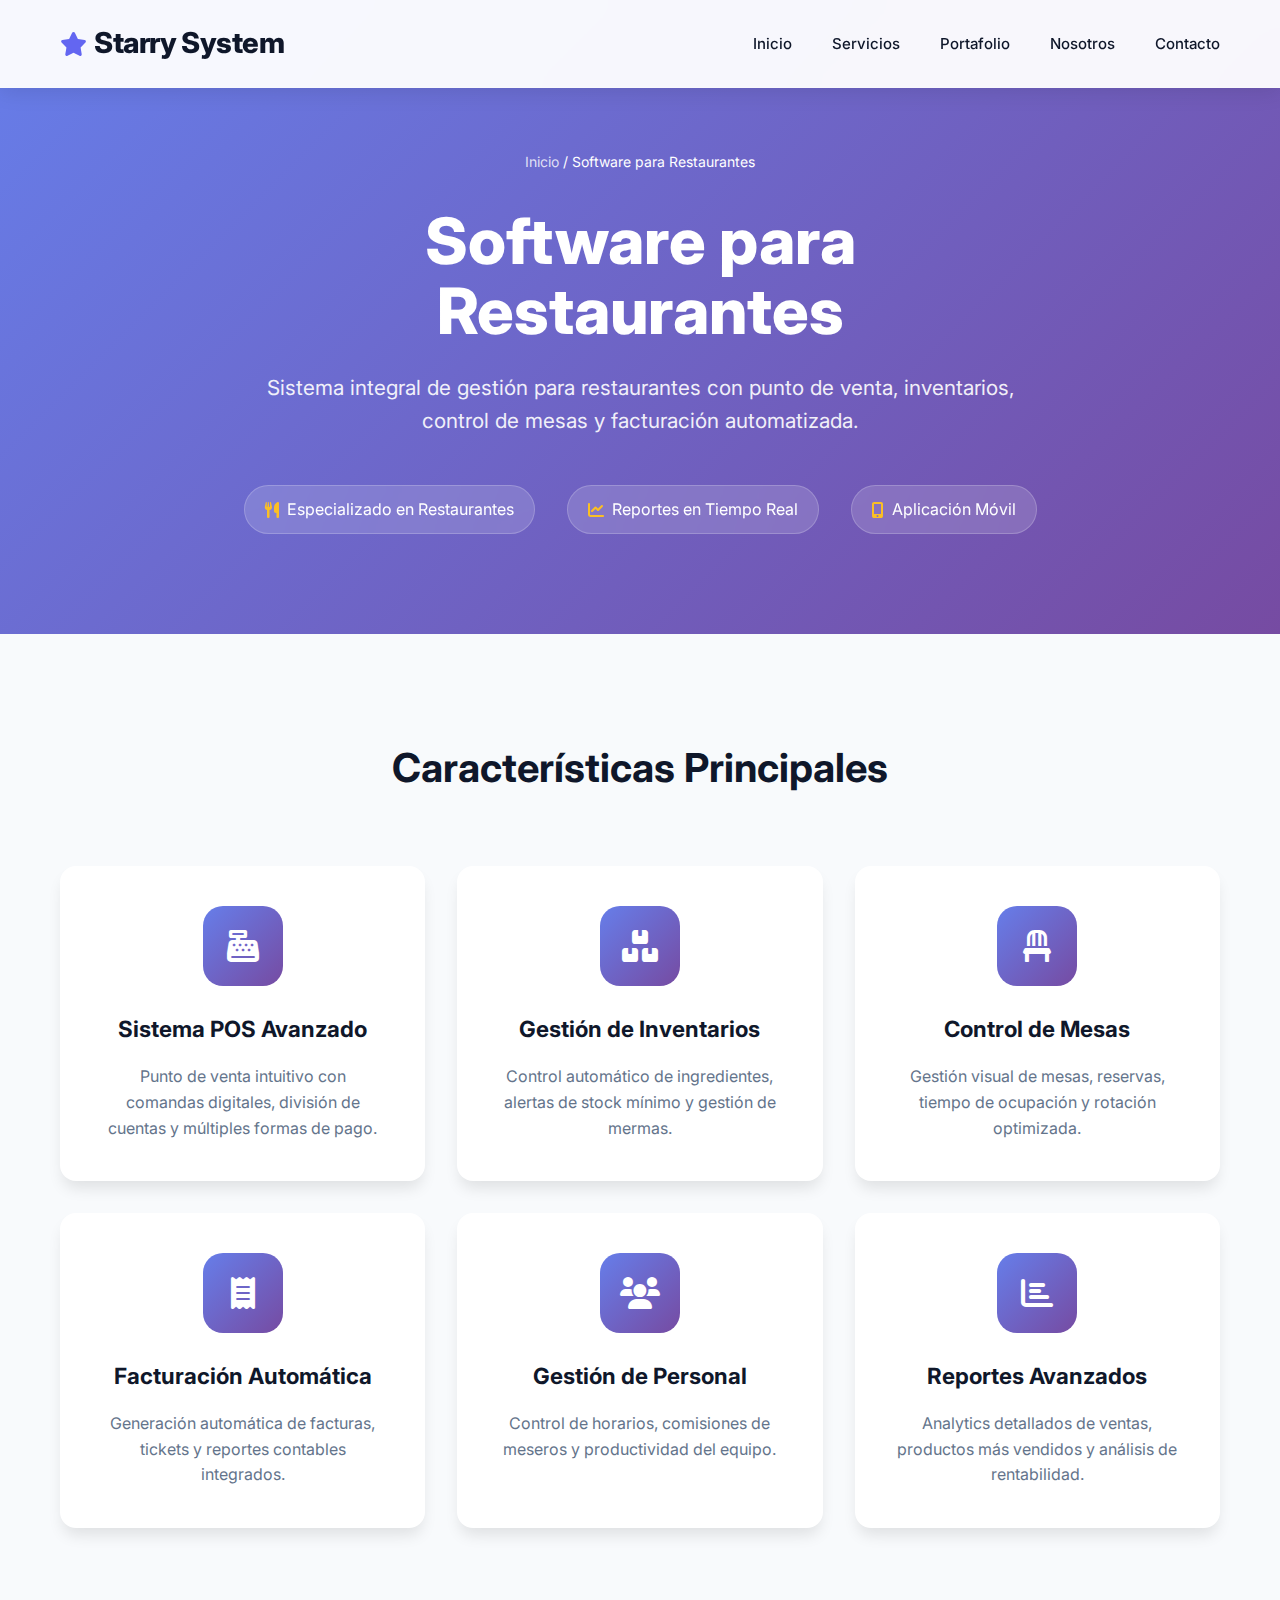
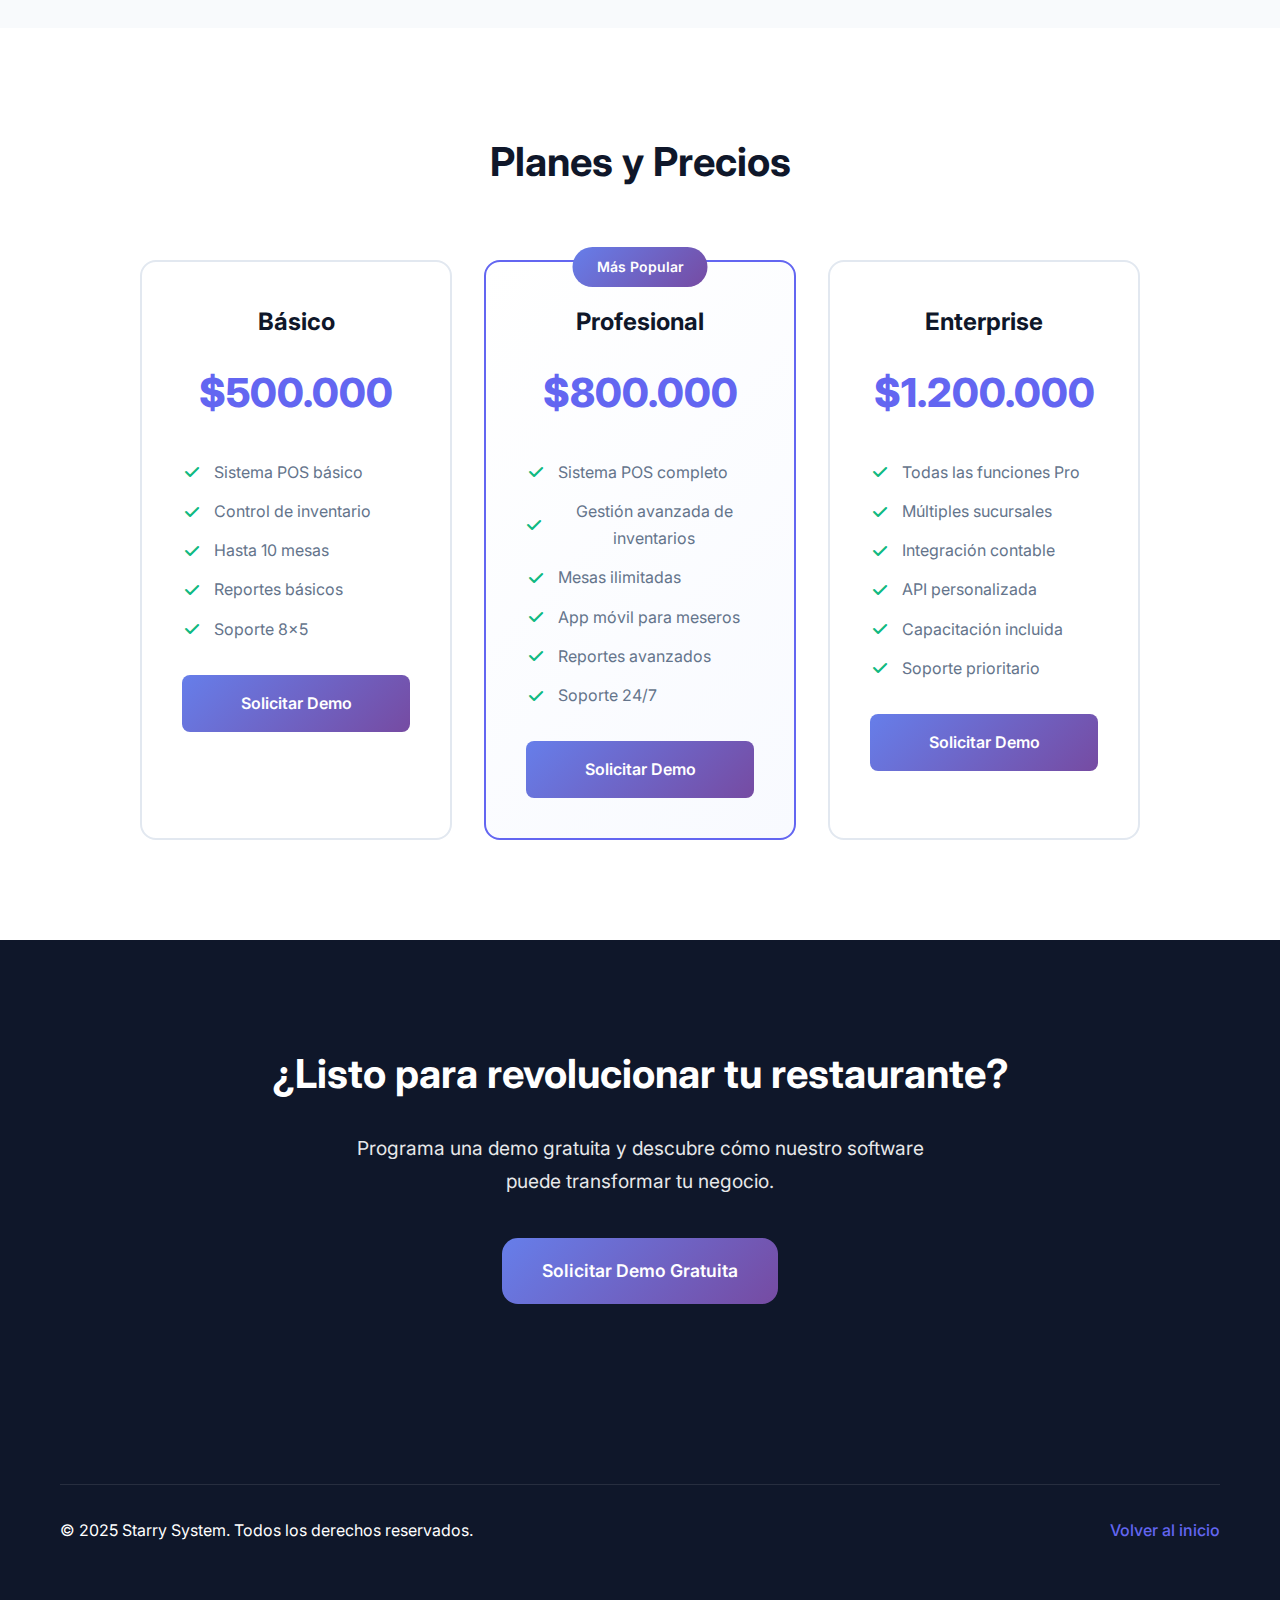
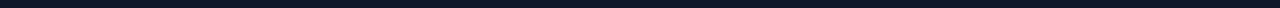
<file: software-restaurantes.html>
<!DOCTYPE html>
<html lang="es">
<head>
    <meta charset="UTF-8">
    <meta name="viewport" content="width=device-width, initial-scale=1.0">
    <title>Software para Restaurantes - Starry System</title>
    <link rel="stylesheet" href="styles.css">
    <link href="https://cdnjs.cloudflare.com/ajax/libs/font-awesome/6.0.0/css/all.min.css" rel="stylesheet">
    <link href="https://fonts.googleapis.com/css2?family=Inter:wght@300;400;500;600;700;800&display=swap" rel="stylesheet">
    <link rel="icon" type="image/png" href="assets/img/ico.png">
</head>
<body>
    <!-- Header -->
    <header class="header">
        <nav class="navbar">
            <div class="nav-container">
                <div class="logo">
                    <h2><a href="index.html"><i class="fas fa-star"></i>Starry System</a></h2>
                </div>
                <ul class="nav-menu">
                    <li><a href="index.html">Inicio</a></li>
                    <li><a href="index.html#servicios">Servicios</a></li>
                    <li><a href="index.html#portfolio">Portafolio</a></li>
                    <li><a href="index.html#nosotros">Nosotros</a></li>
                    <li><a href="index.html#contacto">Contacto</a></li>
                </ul>
            </div>
        </nav>
    </header>

    <!-- Hero Section -->
    <section class="software-hero">
        <div class="container">
            <div class="software-hero-content">
                <div class="breadcrumb">
                    <a href="index.html">Inicio</a> / <span>Software para Restaurantes</span>
                </div>
                <h1>Software para Restaurantes</h1>
                <p>Sistema integral de gestión para restaurantes con punto de venta, inventarios, control de mesas y facturación automatizada.</p>
                <div class="hero-features">
                    <div class="feature-badge">
                        <i class="fas fa-utensils"></i>
                        <span>Especializado en Restaurantes</span>
                    </div>
                    <div class="feature-badge">
                        <i class="fas fa-chart-line"></i>
                        <span>Reportes en Tiempo Real</span>
                    </div>
                    <div class="feature-badge">
                        <i class="fas fa-mobile-alt"></i>
                        <span>Aplicación Móvil</span>
                    </div>
                </div>
            </div>
        </div>
    </section>

    <!-- Características Principales -->
    <section class="software-features">
        <div class="container">
            <h2>Características Principales</h2>
            <div class="features-grid">
                <div class="feature-card">
                    <div class="feature-icon">
                        <i class="fas fa-cash-register"></i>
                    </div>
                    <h3>Sistema POS Avanzado</h3>
                    <p>Punto de venta intuitivo con comandas digitales, división de cuentas y múltiples formas de pago.</p>
                </div>
                <div class="feature-card">
                    <div class="feature-icon">
                        <i class="fas fa-boxes"></i>
                    </div>
                    <h3>Gestión de Inventarios</h3>
                    <p>Control automático de ingredientes, alertas de stock mínimo y gestión de mermas.</p>
                </div>
                <div class="feature-card">
                    <div class="feature-icon">
                        <i class="fas fa-chair"></i>
                    </div>
                    <h3>Control de Mesas</h3>
                    <p>Gestión visual de mesas, reservas, tiempo de ocupación y rotación optimizada.</p>
                </div>
                <div class="feature-card">
                    <div class="feature-icon">
                        <i class="fas fa-receipt"></i>
                    </div>
                    <h3>Facturación Automática</h3>
                    <p>Generación automática de facturas, tickets y reportes contables integrados.</p>
                </div>
                <div class="feature-card">
                    <div class="feature-icon">
                        <i class="fas fa-users"></i>
                    </div>
                    <h3>Gestión de Personal</h3>
                    <p>Control de horarios, comisiones de meseros y productividad del equipo.</p>
                </div>
                <div class="feature-card">
                    <div class="feature-icon">
                        <i class="fas fa-chart-bar"></i>
                    </div>
                    <h3>Reportes Avanzados</h3>
                    <p>Analytics detallados de ventas, productos más vendidos y análisis de rentabilidad.</p>
                </div>
            </div>
        </div>
    </section>

    <!-- Planes y Precios -->
    <section class="software-pricing">
        <div class="container">
            <h2>Planes y Precios</h2>
            <div class="pricing-grid">
                <div class="pricing-card">
                    <h3>Básico</h3>
                    <div class="price">$500.000</div>
                    <ul>
                        <li><i class="fas fa-check"></i> Sistema POS básico</li>
                        <li><i class="fas fa-check"></i> Control de inventario</li>
                        <li><i class="fas fa-check"></i> Hasta 10 mesas</li>
                        <li><i class="fas fa-check"></i> Reportes básicos</li>
                        <li><i class="fas fa-check"></i> Soporte 8x5</li>
                    </ul>
                    <a href="index.html#contacto" class="btn-pricing">Solicitar Demo</a>
                </div>
                <div class="pricing-card featured">
                    <div class="popular-badge">Más Popular</div>
                    <h3>Profesional</h3>
                    <div class="price">$800.000</div>
                    <ul>
                        <li><i class="fas fa-check"></i> Sistema POS completo</li>
                        <li><i class="fas fa-check"></i> Gestión avanzada de inventarios</li>
                        <li><i class="fas fa-check"></i> Mesas ilimitadas</li>
                        <li><i class="fas fa-check"></i> App móvil para meseros</li>
                        <li><i class="fas fa-check"></i> Reportes avanzados</li>
                        <li><i class="fas fa-check"></i> Soporte 24/7</li>
                    </ul>
                    <a href="index.html#contacto" class="btn-pricing">Solicitar Demo</a>
                </div>
                <div class="pricing-card">
                    <h3>Enterprise</h3>
                    <div class="price">$1.200.000</div>
                    <ul>
                        <li><i class="fas fa-check"></i> Todas las funciones Pro</li>
                        <li><i class="fas fa-check"></i> Múltiples sucursales</li>
                        <li><i class="fas fa-check"></i> Integración contable</li>
                        <li><i class="fas fa-check"></i> API personalizada</li>
                        <li><i class="fas fa-check"></i> Capacitación incluida</li>
                        <li><i class="fas fa-check"></i> Soporte prioritario</li>
                    </ul>
                    <a href="index.html#contacto" class="btn-pricing">Solicitar Demo</a>
                </div>
            </div>
        </div>
    </section>

    <!-- CTA -->
    <section class="software-cta">
        <div class="container">
            <div class="cta-content">
                <h2>¿Listo para revolucionar tu restaurante?</h2>
                <p>Programa una demo gratuita y descubre cómo nuestro software puede transformar tu negocio.</p>
                <a href="index.html#contacto" class="btn-cta">Solicitar Demo Gratuita</a>
            </div>
        </div>
    </section>

    <!-- Footer simplificado -->
    <footer class="footer">
        <div class="container">
            <div class="footer-simple">
                <p>&copy; 2025 Starry System. Todos los derechos reservados.</p>
                <a href="index.html">Volver al inicio</a>
            </div>
        </div>
    </footer>
</body>
</html>
</file>
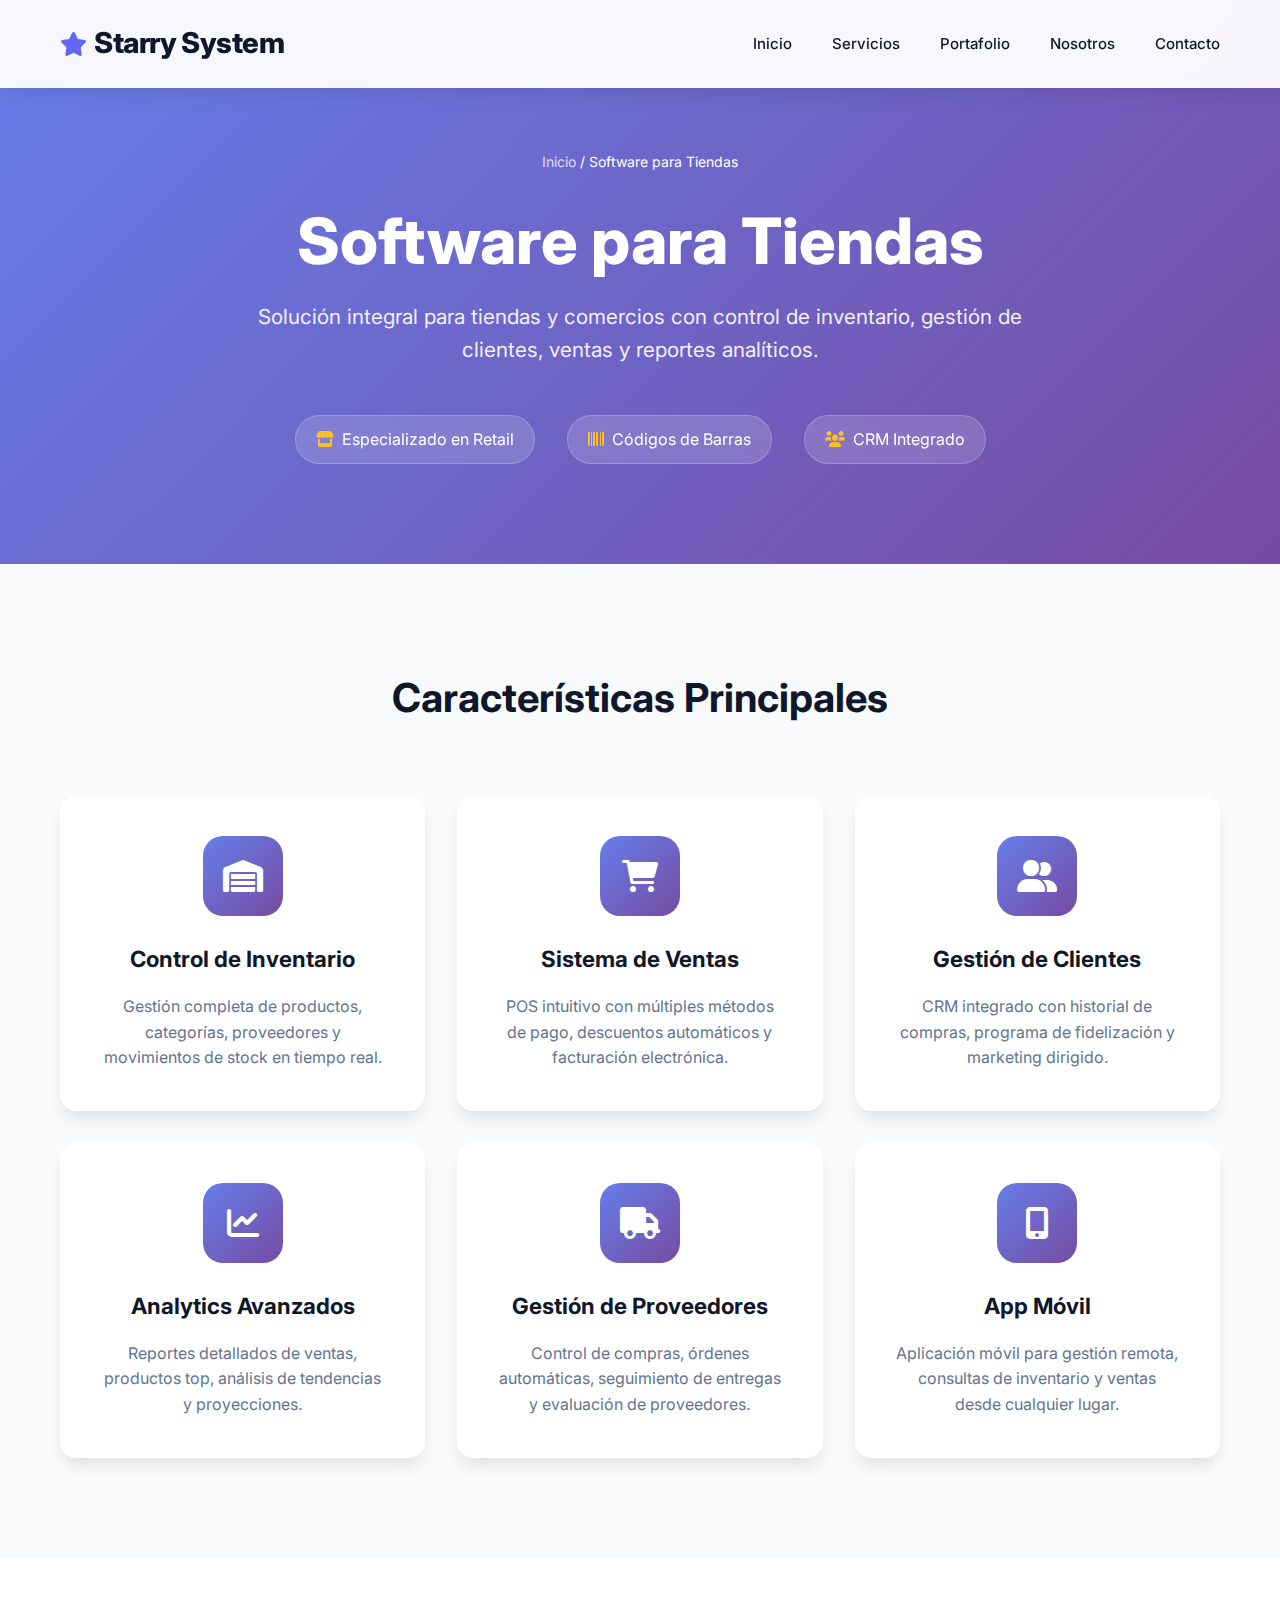
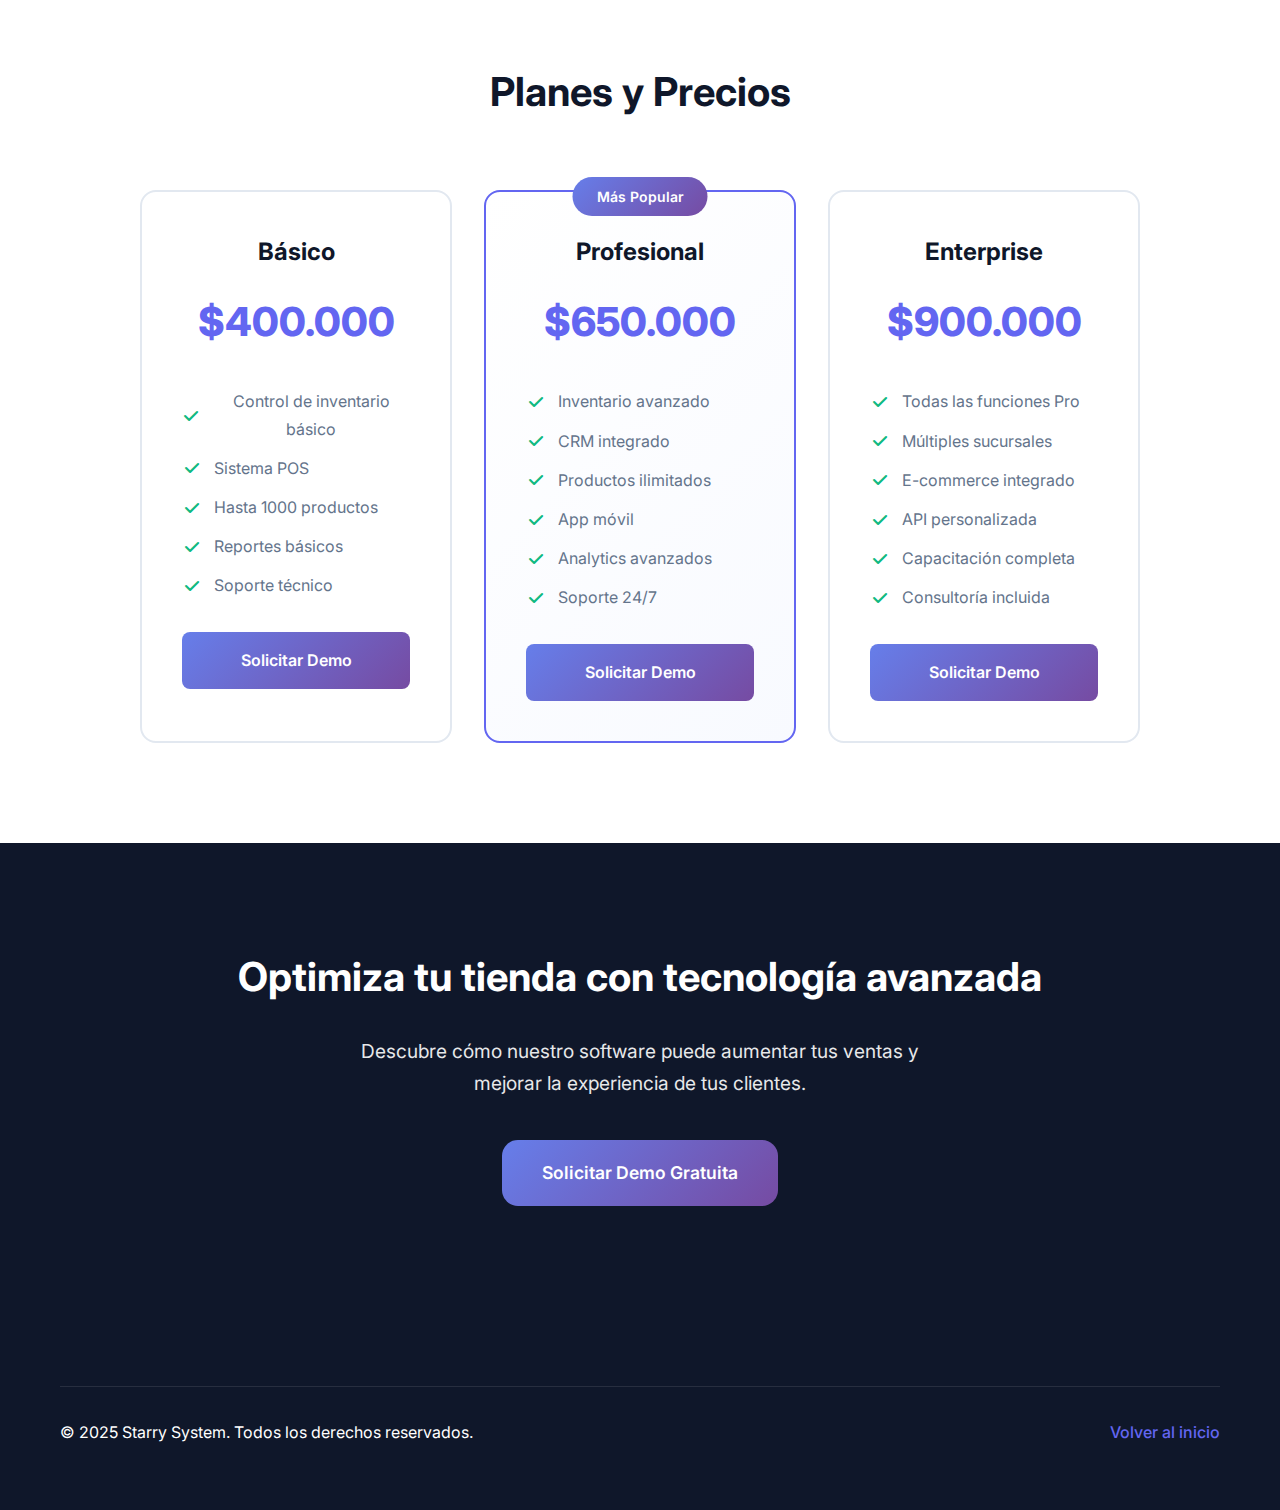
<file: software-tiendas.html>
<!DOCTYPE html>
<html lang="es">
<head>
    <meta charset="UTF-8">
    <meta name="viewport" content="width=device-width, initial-scale=1.0">
    <title>Software para Tiendas - Starry System</title>
    <link rel="stylesheet" href="styles.css">
    <link href="https://cdnjs.cloudflare.com/ajax/libs/font-awesome/6.0.0/css/all.min.css" rel="stylesheet">
    <link href="https://fonts.googleapis.com/css2?family=Inter:wght@300;400;500;600;700;800&display=swap" rel="stylesheet">
    <link rel="icon" type="image/png" href="assets/img/ico.png">
</head>
<body>
    <!-- Header -->
    <header class="header">
        <nav class="navbar">
            <div class="nav-container">
                <div class="logo">
                    <h2><a href="index.html"><i class="fas fa-star"></i>Starry System</a></h2>
                </div>
                <ul class="nav-menu">
                    <li><a href="index.html">Inicio</a></li>
                    <li><a href="index.html#servicios">Servicios</a></li>
                    <li><a href="index.html#portfolio">Portafolio</a></li>
                    <li><a href="index.html#nosotros">Nosotros</a></li>
                    <li><a href="index.html#contacto">Contacto</a></li>
                </ul>
            </div>
        </nav>
    </header>

    <!-- Hero Section -->
    <section class="software-hero">
        <div class="container">
            <div class="software-hero-content">
                <div class="breadcrumb">
                    <a href="index.html">Inicio</a> / <span>Software para Tiendas</span>
                </div>
                <h1>Software para Tiendas</h1>
                <p>Solución integral para tiendas y comercios con control de inventario, gestión de clientes, ventas y reportes analíticos.</p>
                <div class="hero-features">
                    <div class="feature-badge">
                        <i class="fas fa-store"></i>
                        <span>Especializado en Retail</span>
                    </div>
                    <div class="feature-badge">
                        <i class="fas fa-barcode"></i>
                        <span>Códigos de Barras</span>
                    </div>
                    <div class="feature-badge">
                        <i class="fas fa-users"></i>
                        <span>CRM Integrado</span>
                    </div>
                </div>
            </div>
        </div>
    </section>

    <!-- Características Principales -->
    <section class="software-features">
        <div class="container">
            <h2>Características Principales</h2>
            <div class="features-grid">
                <div class="feature-card">
                    <div class="feature-icon">
                        <i class="fas fa-warehouse"></i>
                    </div>
                    <h3>Control de Inventario</h3>
                    <p>Gestión completa de productos, categorías, proveedores y movimientos de stock en tiempo real.</p>
                </div>
                <div class="feature-card">
                    <div class="feature-icon">
                        <i class="fas fa-shopping-cart"></i>
                    </div>
                    <h3>Sistema de Ventas</h3>
                    <p>POS intuitivo con múltiples métodos de pago, descuentos automáticos y facturación electrónica.</p>
                </div>
                <div class="feature-card">
                    <div class="feature-icon">
                        <i class="fas fa-user-friends"></i>
                    </div>
                    <h3>Gestión de Clientes</h3>
                    <p>CRM integrado con historial de compras, programa de fidelización y marketing dirigido.</p>
                </div>
                <div class="feature-card">
                    <div class="feature-icon">
                        <i class="fas fa-chart-line"></i>
                    </div>
                    <h3>Analytics Avanzados</h3>
                    <p>Reportes detallados de ventas, productos top, análisis de tendencias y proyecciones.</p>
                </div>
                <div class="feature-card">
                    <div class="feature-icon">
                        <i class="fas fa-truck"></i>
                    </div>
                    <h3>Gestión de Proveedores</h3>
                    <p>Control de compras, órdenes automáticas, seguimiento de entregas y evaluación de proveedores.</p>
                </div>
                <div class="feature-card">
                    <div class="feature-icon">
                        <i class="fas fa-mobile-alt"></i>
                    </div>
                    <h3>App Móvil</h3>
                    <p>Aplicación móvil para gestión remota, consultas de inventario y ventas desde cualquier lugar.</p>
                </div>
            </div>
        </div>
    </section>

    <!-- Planes y Precios -->
    <section class="software-pricing">
        <div class="container">
            <h2>Planes y Precios</h2>
            <div class="pricing-grid">
                <div class="pricing-card">
                    <h3>Básico</h3>
                    <div class="price">$400.000</div>
                    <ul>
                        <li><i class="fas fa-check"></i> Control de inventario básico</li>
                        <li><i class="fas fa-check"></i> Sistema POS</li>
                        <li><i class="fas fa-check"></i> Hasta 1000 productos</li>
                        <li><i class="fas fa-check"></i> Reportes básicos</li>
                        <li><i class="fas fa-check"></i> Soporte técnico</li>
                    </ul>
                    <a href="index.html#contacto" class="btn-pricing">Solicitar Demo</a>
                </div>
                <div class="pricing-card featured">
                    <div class="popular-badge">Más Popular</div>
                    <h3>Profesional</h3>
                    <div class="price">$650.000</div>
                    <ul>
                        <li><i class="fas fa-check"></i> Inventario avanzado</li>
                        <li><i class="fas fa-check"></i> CRM integrado</li>
                        <li><i class="fas fa-check"></i> Productos ilimitados</li>
                        <li><i class="fas fa-check"></i> App móvil</li>
                        <li><i class="fas fa-check"></i> Analytics avanzados</li>
                        <li><i class="fas fa-check"></i> Soporte 24/7</li>
                    </ul>
                    <a href="index.html#contacto" class="btn-pricing">Solicitar Demo</a>
                </div>
                <div class="pricing-card">
                    <h3>Enterprise</h3>
                    <div class="price">$900.000</div>
                    <ul>
                        <li><i class="fas fa-check"></i> Todas las funciones Pro</li>
                        <li><i class="fas fa-check"></i> Múltiples sucursales</li>
                        <li><i class="fas fa-check"></i> E-commerce integrado</li>
                        <li><i class="fas fa-check"></i> API personalizada</li>
                        <li><i class="fas fa-check"></i> Capacitación completa</li>
                        <li><i class="fas fa-check"></i> Consultoría incluida</li>
                    </ul>
                    <a href="index.html#contacto" class="btn-pricing">Solicitar Demo</a>
                </div>
            </div>
        </div>
    </section>

    <!-- CTA -->
    <section class="software-cta">
        <div class="container">
            <div class="cta-content">
                <h2>Optimiza tu tienda con tecnología avanzada</h2>
                <p>Descubre cómo nuestro software puede aumentar tus ventas y mejorar la experiencia de tus clientes.</p>
                <a href="index.html#contacto" class="btn-cta">Solicitar Demo Gratuita</a>
            </div>
        </div>
    </section>

    <!-- Footer simplificado -->
    <footer class="footer">
        <div class="container">
            <div class="footer-simple">
                <p>&copy; 2025 Starry System. Todos los derechos reservados.</p>
                <a href="index.html">Volver al inicio</a>
            </div>
        </div>
    </footer>
</body>
</html>
</file>
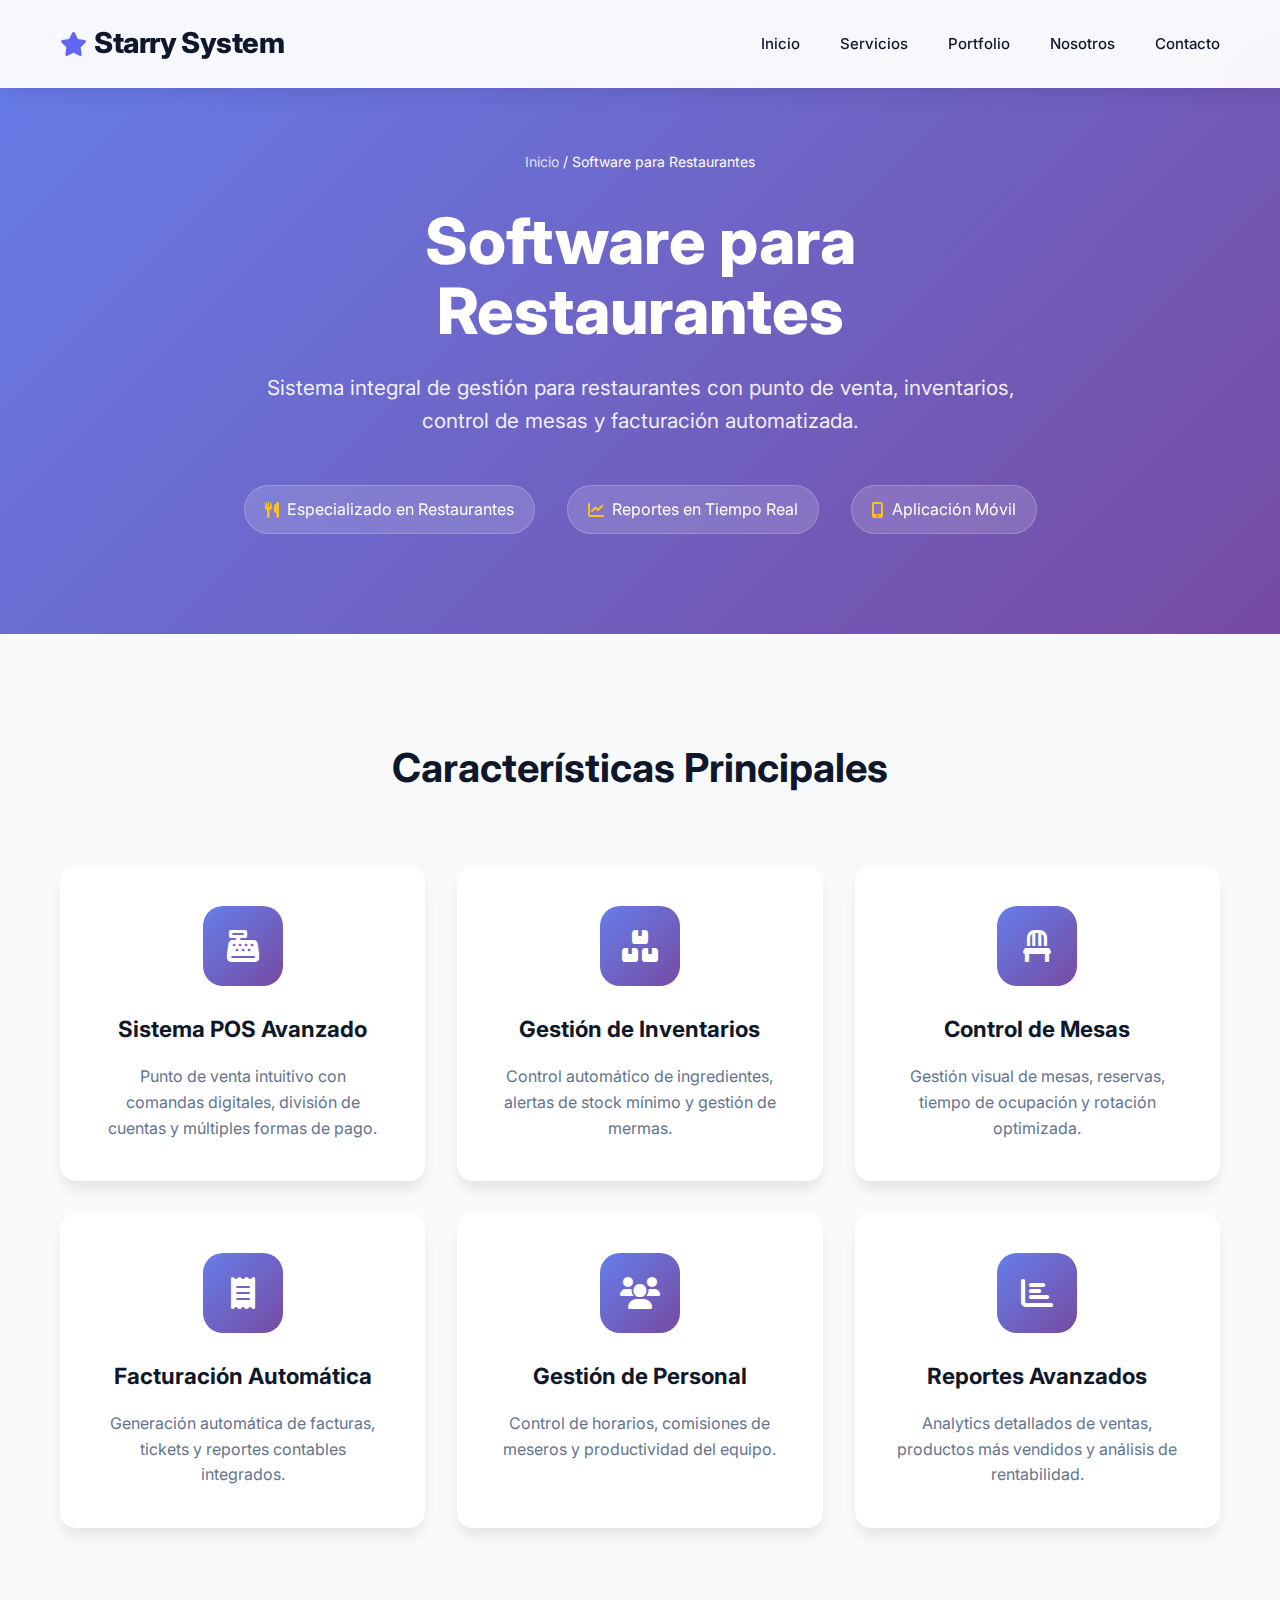
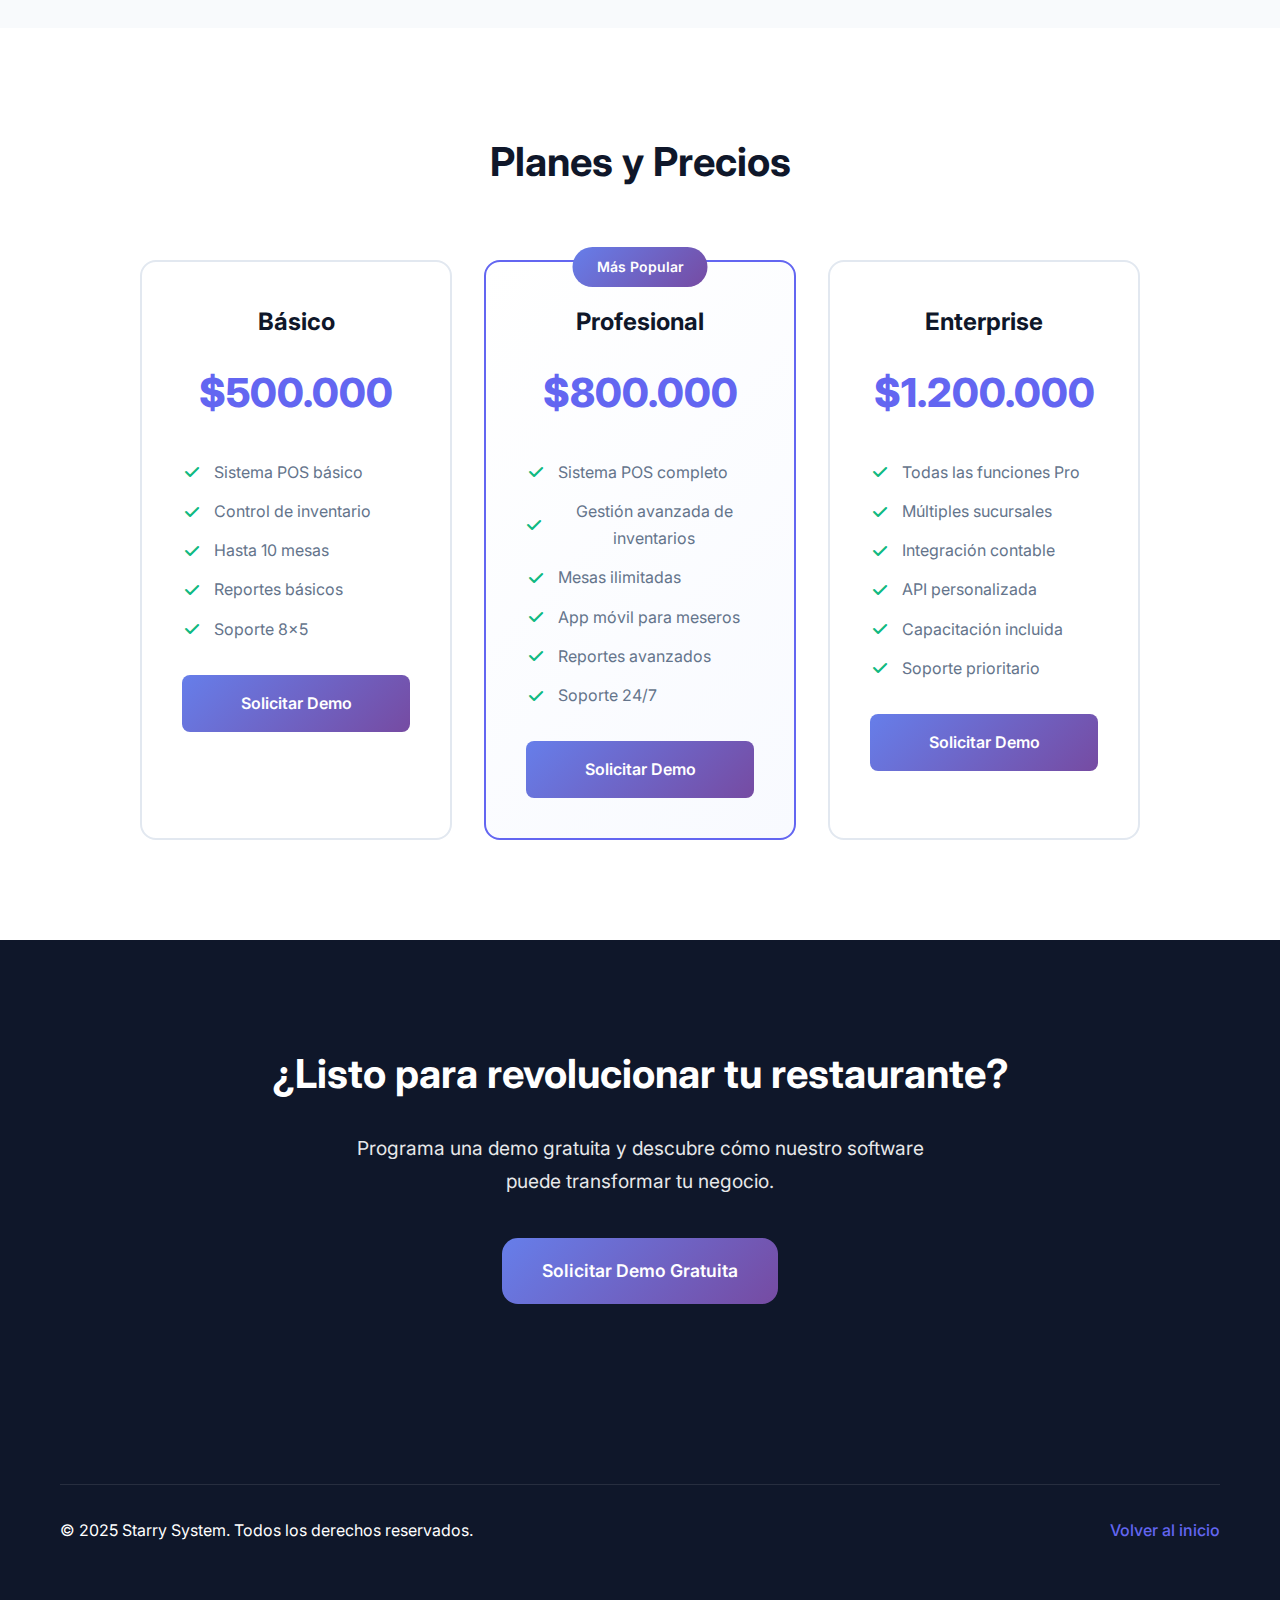
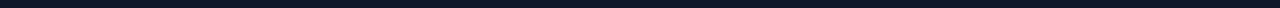
<file: pages/software-restaurantes.html>
<!DOCTYPE html>
<html lang="es">
  <head>
    <meta charset="UTF-8" />
    <meta name="viewport" content="width=device-width, initial-scale=1.0" />
    <title>Software para Restaurantes - Starry System</title>
    <link rel="stylesheet" href="../css/styles.css" />
    <link
      href="https://cdnjs.cloudflare.com/ajax/libs/font-awesome/6.0.0/css/all.min.css"
      rel="stylesheet"
    />
    <link
      href="https://fonts.googleapis.com/css2?family=Inter:wght@300;400;500;600;700;800&display=swap"
      rel="stylesheet"
    />
    <link rel="icon" type="image/png" href="../assets/img/ico.png" />
  </head>
  <body>
    <!-- Header -->
    <header class="header">
      <nav class="navbar">
        <div class="nav-container">
          <div class="logo">
            <h2><a href="../index.html" title="Volver arriba"><i class="fas fa-star"></i>Starry System</a></h2>
          </div>
          <ul class="nav-menu">
            <li><a href="../index.html" title="Volver al inicio">Inicio</a></li>
            <li><a href="../index.html#servicios" title="Nuestros servicios">Servicios</a></li>
            <li><a href="../index.html#portfolio" title="Nuestros proyectos">Portfolio</a></li>
            <li><a href="../index.html#nosotros" title="Sobre nosotros">Nosotros</a></li>
            <li><a href="../index.html#contacto" title="Contacto">Contacto</a></li>
        </ul>
          <div class="hamburger">
            <span></span>
            <span></span>
            <span></span>
          </div>
        </div>
      </nav>
    </header>

    <!-- Hero Section -->
    <section class="software-hero">
      <div class="container">
        <div class="software-hero-content">
          <div class="breadcrumb">
            <a href="index.html">Inicio</a> /
            <span>Software para Restaurantes</span>
          </div>
          <h1>Software para Restaurantes</h1>
          <p>
            Sistema integral de gestión para restaurantes con punto de venta,
            inventarios, control de mesas y facturación automatizada.
          </p>
          <div class="hero-features">
            <div class="feature-badge">
              <i class="fas fa-utensils"></i>
              <span>Especializado en Restaurantes</span>
            </div>
            <div class="feature-badge">
              <i class="fas fa-chart-line"></i>
              <span>Reportes en Tiempo Real</span>
            </div>
            <div class="feature-badge">
              <i class="fas fa-mobile-alt"></i>
              <span>Aplicación Móvil</span>
            </div>
          </div>
        </div>
      </div>
    </section>

    <!-- Características Principales -->
    <section class="software-features">
      <div class="container">
        <h2>Características Principales</h2>
        <div class="features-grid">
          <div class="feature-card">
            <div class="feature-icon">
              <i class="fas fa-cash-register"></i>
            </div>
            <h3>Sistema POS Avanzado</h3>
            <p>
              Punto de venta intuitivo con comandas digitales, división de
              cuentas y múltiples formas de pago.
            </p>
          </div>
          <div class="feature-card">
            <div class="feature-icon">
              <i class="fas fa-boxes"></i>
            </div>
            <h3>Gestión de Inventarios</h3>
            <p>
              Control automático de ingredientes, alertas de stock mínimo y
              gestión de mermas.
            </p>
          </div>
          <div class="feature-card">
            <div class="feature-icon">
              <i class="fas fa-chair"></i>
            </div>
            <h3>Control de Mesas</h3>
            <p>
              Gestión visual de mesas, reservas, tiempo de ocupación y rotación
              optimizada.
            </p>
          </div>
          <div class="feature-card">
            <div class="feature-icon">
              <i class="fas fa-receipt"></i>
            </div>
            <h3>Facturación Automática</h3>
            <p>
              Generación automática de facturas, tickets y reportes contables
              integrados.
            </p>
          </div>
          <div class="feature-card">
            <div class="feature-icon">
              <i class="fas fa-users"></i>
            </div>
            <h3>Gestión de Personal</h3>
            <p>
              Control de horarios, comisiones de meseros y productividad del
              equipo.
            </p>
          </div>
          <div class="feature-card">
            <div class="feature-icon">
              <i class="fas fa-chart-bar"></i>
            </div>
            <h3>Reportes Avanzados</h3>
            <p>
              Analytics detallados de ventas, productos más vendidos y análisis
              de rentabilidad.
            </p>
          </div>
        </div>
      </div>
    </section>

    <!-- Planes y Precios -->
    <section class="software-pricing">
      <div class="container">
        <h2>Planes y Precios</h2>
        <div class="pricing-grid">
          <div class="pricing-card">
            <h3>Básico</h3>
            <div class="price">$500.000</div>
            <ul>
              <li><i class="fas fa-check"></i> Sistema POS básico</li>
              <li><i class="fas fa-check"></i> Control de inventario</li>
              <li><i class="fas fa-check"></i> Hasta 10 mesas</li>
              <li><i class="fas fa-check"></i> Reportes básicos</li>
              <li><i class="fas fa-check"></i> Soporte 8x5</li>
            </ul>
            <a href="index.html#contacto" class="btn-pricing">Solicitar Demo</a>
          </div>
          <div class="pricing-card featured">
            <div class="popular-badge">Más Popular</div>
            <h3>Profesional</h3>
            <div class="price">$800.000</div>
            <ul>
              <li><i class="fas fa-check"></i> Sistema POS completo</li>
              <li>
                <i class="fas fa-check"></i> Gestión avanzada de inventarios
              </li>
              <li><i class="fas fa-check"></i> Mesas ilimitadas</li>
              <li><i class="fas fa-check"></i> App móvil para meseros</li>
              <li><i class="fas fa-check"></i> Reportes avanzados</li>
              <li><i class="fas fa-check"></i> Soporte 24/7</li>
            </ul>
            <a href="index.html#contacto" class="btn-pricing">Solicitar Demo</a>
          </div>
          <div class="pricing-card">
            <h3>Enterprise</h3>
            <div class="price">$1.200.000</div>
            <ul>
              <li><i class="fas fa-check"></i> Todas las funciones Pro</li>
              <li><i class="fas fa-check"></i> Múltiples sucursales</li>
              <li><i class="fas fa-check"></i> Integración contable</li>
              <li><i class="fas fa-check"></i> API personalizada</li>
              <li><i class="fas fa-check"></i> Capacitación incluida</li>
              <li><i class="fas fa-check"></i> Soporte prioritario</li>
            </ul>
            <a href="index.html#contacto" class="btn-pricing">Solicitar Demo</a>
          </div>
        </div>
      </div>
    </section>

    <!-- CTA -->
    <section class="software-cta">
      <div class="container">
        <div class="cta-content">
          <h2>¿Listo para revolucionar tu restaurante?</h2>
          <p>
            Programa una demo gratuita y descubre cómo nuestro software puede
            transformar tu negocio.
          </p>
          <a href="index.html#contacto" class="btn-cta"
            >Solicitar Demo Gratuita</a
          >
        </div>
      </div>
    </section>

    <!-- Footer simplificado -->
    <footer class="footer">
      <div class="container">
        <div class="footer-simple">
          <p>&copy; 2025 Starry System. Todos los derechos reservados.</p>
          <a href="index.html">Volver al inicio</a>
        </div>
      </div>
    </footer>
  </body>
</html>
</file>
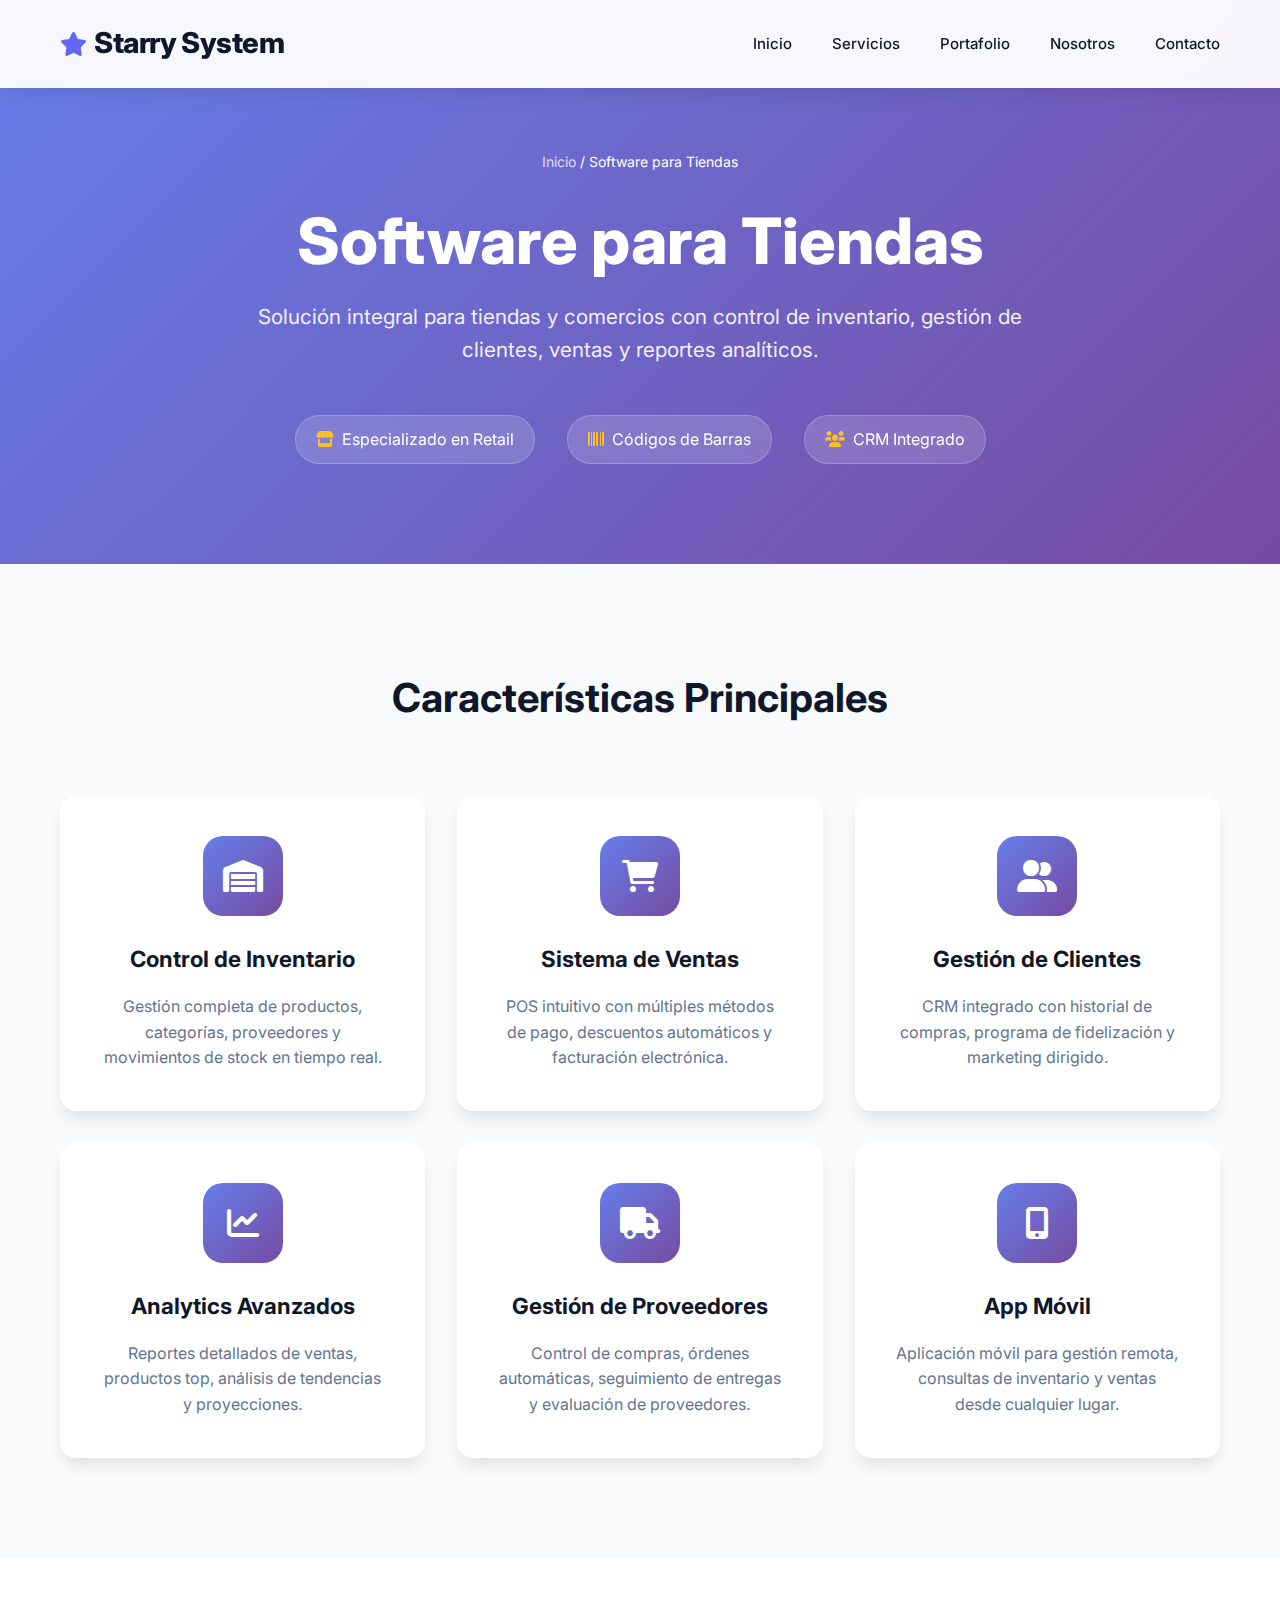
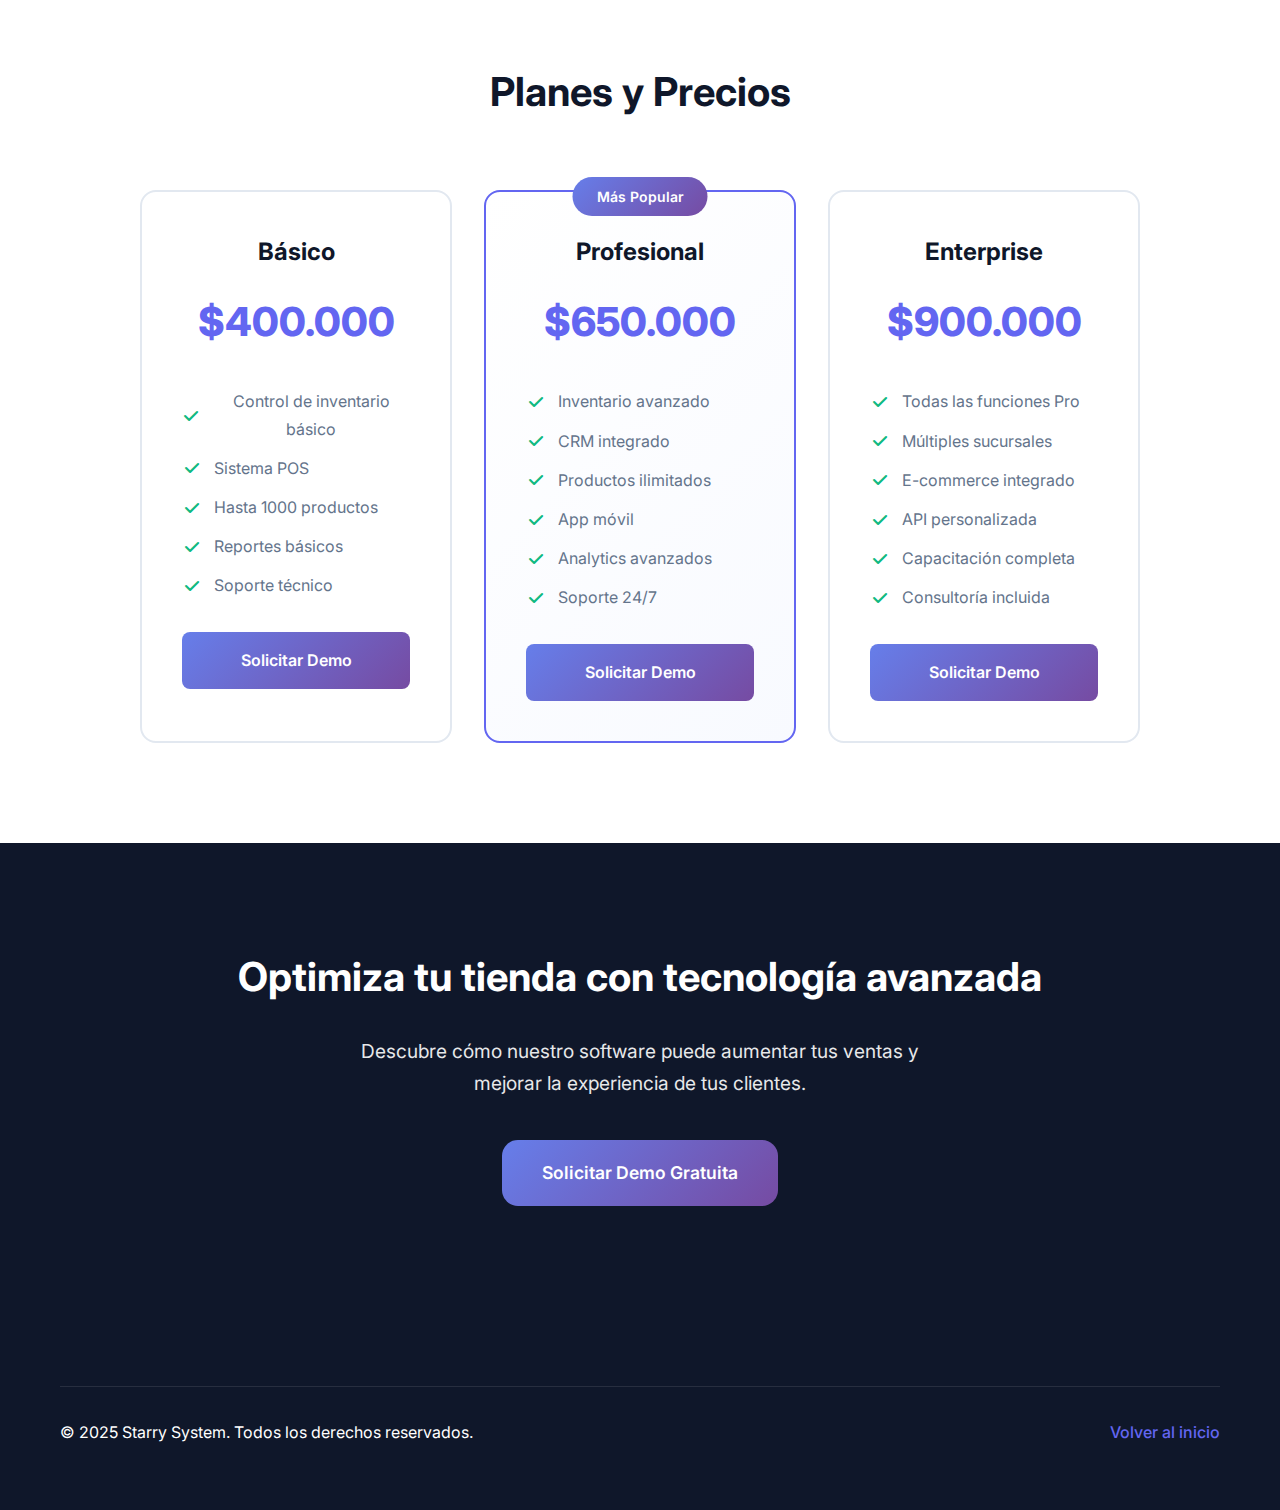
<file: pages/software-tiendas.html>
<!DOCTYPE html>
<html lang="es">
  <head>
    <meta charset="UTF-8" />
    <meta name="viewport" content="width=device-width, initial-scale=1.0" />
    <title>Software para Tiendas - Starry System</title>
    <link rel="stylesheet" href="../css/styles.css" />
    <link
      href="https://cdnjs.cloudflare.com/ajax/libs/font-awesome/6.0.0/css/all.min.css"
      rel="stylesheet"
    />
    <link
      href="https://fonts.googleapis.com/css2?family=Inter:wght@300;400;500;600;700;800&display=swap"
      rel="stylesheet"
    />
    <link rel="icon" type="image/png" href="assets/img/ico.png" />
  </head>
  <body>
    <!-- Header -->
    <header class="header">
      <nav class="navbar">
        <div class="nav-container">
          <div class="logo">
            <h2><i class="fas fa-star"></i>Starry System</h2>
          </div>
          <ul class="nav-menu">
            <li><a href="#inicio" title="Nuestro menu de inicio">Inicio</a></li>
            <li>
              <a href="#servicios" title="Nuestros distintos servicios"
                >Servicios</a
              >
            </li>
            <li>
              <a href="#portfolio" title="Mira nuestros increibles proyectos ✔️"
                >Portafolio</a
              >
            </li>
            <li>
              <a href="#nosotros" title="¿Porque StarrySystem?">Nosotros</a>
            </li>
            <li>
              <a
                href="#contacto"
                title="Completa el formulario para agendar proyecto"
                >Contacto</a
              >
            </li>
          </ul>
          <div class="hamburger">
            <span></span>
            <span></span>
            <span></span>
          </div>
        </div>
      </nav>
    </header>

    <!-- Hero Section -->
    <section class="software-hero">
      <div class="container">
        <div class="software-hero-content">
          <div class="breadcrumb">
            <a href="index.html">Inicio</a> / <span>Software para Tiendas</span>
          </div>
          <h1>Software para Tiendas</h1>
          <p>
            Solución integral para tiendas y comercios con control de
            inventario, gestión de clientes, ventas y reportes analíticos.
          </p>
          <div class="hero-features">
            <div class="feature-badge">
              <i class="fas fa-store"></i>
              <span>Especializado en Retail</span>
            </div>
            <div class="feature-badge">
              <i class="fas fa-barcode"></i>
              <span>Códigos de Barras</span>
            </div>
            <div class="feature-badge">
              <i class="fas fa-users"></i>
              <span>CRM Integrado</span>
            </div>
          </div>
        </div>
      </div>
    </section>

    <!-- Características Principales -->
    <section class="software-features">
      <div class="container">
        <h2>Características Principales</h2>
        <div class="features-grid">
          <div class="feature-card">
            <div class="feature-icon">
              <i class="fas fa-warehouse"></i>
            </div>
            <h3>Control de Inventario</h3>
            <p>
              Gestión completa de productos, categorías, proveedores y
              movimientos de stock en tiempo real.
            </p>
          </div>
          <div class="feature-card">
            <div class="feature-icon">
              <i class="fas fa-shopping-cart"></i>
            </div>
            <h3>Sistema de Ventas</h3>
            <p>
              POS intuitivo con múltiples métodos de pago, descuentos
              automáticos y facturación electrónica.
            </p>
          </div>
          <div class="feature-card">
            <div class="feature-icon">
              <i class="fas fa-user-friends"></i>
            </div>
            <h3>Gestión de Clientes</h3>
            <p>
              CRM integrado con historial de compras, programa de fidelización y
              marketing dirigido.
            </p>
          </div>
          <div class="feature-card">
            <div class="feature-icon">
              <i class="fas fa-chart-line"></i>
            </div>
            <h3>Analytics Avanzados</h3>
            <p>
              Reportes detallados de ventas, productos top, análisis de
              tendencias y proyecciones.
            </p>
          </div>
          <div class="feature-card">
            <div class="feature-icon">
              <i class="fas fa-truck"></i>
            </div>
            <h3>Gestión de Proveedores</h3>
            <p>
              Control de compras, órdenes automáticas, seguimiento de entregas y
              evaluación de proveedores.
            </p>
          </div>
          <div class="feature-card">
            <div class="feature-icon">
              <i class="fas fa-mobile-alt"></i>
            </div>
            <h3>App Móvil</h3>
            <p>
              Aplicación móvil para gestión remota, consultas de inventario y
              ventas desde cualquier lugar.
            </p>
          </div>
        </div>
      </div>
    </section>

    <!-- Planes y Precios -->
    <section class="software-pricing">
      <div class="container">
        <h2>Planes y Precios</h2>
        <div class="pricing-grid">
          <div class="pricing-card">
            <h3>Básico</h3>
            <div class="price">$400.000</div>
            <ul>
              <li><i class="fas fa-check"></i> Control de inventario básico</li>
              <li><i class="fas fa-check"></i> Sistema POS</li>
              <li><i class="fas fa-check"></i> Hasta 1000 productos</li>
              <li><i class="fas fa-check"></i> Reportes básicos</li>
              <li><i class="fas fa-check"></i> Soporte técnico</li>
            </ul>
            <a href="index.html#contacto" class="btn-pricing">Solicitar Demo</a>
          </div>
          <div class="pricing-card featured">
            <div class="popular-badge">Más Popular</div>
            <h3>Profesional</h3>
            <div class="price">$650.000</div>
            <ul>
              <li><i class="fas fa-check"></i> Inventario avanzado</li>
              <li><i class="fas fa-check"></i> CRM integrado</li>
              <li><i class="fas fa-check"></i> Productos ilimitados</li>
              <li><i class="fas fa-check"></i> App móvil</li>
              <li><i class="fas fa-check"></i> Analytics avanzados</li>
              <li><i class="fas fa-check"></i> Soporte 24/7</li>
            </ul>
            <a href="index.html#contacto" class="btn-pricing">Solicitar Demo</a>
          </div>
          <div class="pricing-card">
            <h3>Enterprise</h3>
            <div class="price">$900.000</div>
            <ul>
              <li><i class="fas fa-check"></i> Todas las funciones Pro</li>
              <li><i class="fas fa-check"></i> Múltiples sucursales</li>
              <li><i class="fas fa-check"></i> E-commerce integrado</li>
              <li><i class="fas fa-check"></i> API personalizada</li>
              <li><i class="fas fa-check"></i> Capacitación completa</li>
              <li><i class="fas fa-check"></i> Consultoría incluida</li>
            </ul>
            <a href="index.html#contacto" class="btn-pricing">Solicitar Demo</a>
          </div>
        </div>
      </div>
    </section>

    <!-- CTA -->
    <section class="software-cta">
      <div class="container">
        <div class="cta-content">
          <h2>Optimiza tu tienda con tecnología avanzada</h2>
          <p>
            Descubre cómo nuestro software puede aumentar tus ventas y mejorar
            la experiencia de tus clientes.
          </p>
          <a href="index.html#contacto" class="btn-cta"
            >Solicitar Demo Gratuita</a
          >
        </div>
      </div>
    </section>

    <!-- Footer simplificado -->
    <footer class="footer">
      <div class="container">
        <div class="footer-simple">
          <p>&copy; 2025 Starry System. Todos los derechos reservados.</p>
          <a href="index.html">Volver al inicio</a>
        </div>
      </div>
    </footer>
  </body>
</html>
</file>
<file: syleFer.css>
:root {
    --primary-color: #e85d04;
    --secondary-color: #f48c06;
    --accent-color: #ffba08;
    --success-color: #38a169;
    --warning-color: #d69e2e;
    --error-color: #e53e3e;
    --dark-color: #1a202c;
    --light-color: #f7fafc;
    --text-primary: #2d3748;
    --text-secondary: #718096;
    --gradient-primary: linear-gradient(135deg, #e85d04 0%, #f48c06 100%);
    --gradient-secondary: linear-gradient(135deg, #ffba08 0%, #f48c06 100%);
    --gradient-accent: linear-gradient(135deg, #4299e1 0%, #3182ce 100%);
    --shadow-sm: 0 1px 3px 0 rgb(0 0 0 / 0.1);
    --shadow-md: 0 4px 6px -1px rgb(0 0 0 / 0.1);
    --shadow-lg: 0 10px 15px -3px rgb(0 0 0 / 0.1);
    --shadow-xl: 0 20px 25px -5px rgb(0 0 0 / 0.1);
    --shadow-2xl: 0 25px 50px -12px rgb(0 0 0 / 0.25);
    --border-radius: 20px;
    --border-radius-sm: 12px;
    --transition: all 0.4s cubic-bezier(0.4, 0, 0.2, 1);
    --blur: blur(16px);
}

* {
    margin: 0;
    padding: 0;
    box-sizing: border-box;
}

html {
    scroll-behavior: smooth;
}

body {
    font-family: 'Inter', -apple-system, BlinkMacSystemFont, 'Segoe UI', sans-serif;
    line-height: 1.7;
    color: var(--text-primary);
    overflow-x: hidden;
    font-size: 16px;
    background: #ffffff;
}

.container {
    max-width: 1400px;
    margin: 0 auto;
    padding: 0 20px;
}

/* Header */
.header {
    background: rgba(255, 255, 255, 0.95);
    backdrop-filter: var(--blur);
    box-shadow: 0 4px 20px rgba(0, 0, 0, 0.1);
    position: fixed;
    width: 100%;
    top: 0;
    z-index: 1000;
    transition: var(--transition);
    border-bottom: 1px solid rgba(232, 93, 4, 0.1);
    height: auto;
    min-height: 80px;
}

.navbar {
    padding: 1.2rem 0;
}

.nav-container {
    max-width: 1400px;
    margin: 0 auto;
    padding: 0 20px;
    display: flex;
    justify-content: space-between;
    align-items: center;
}

.logo h2 {
    color: var(--dark-color);
    font-size: 1.8rem;
    font-weight: 800;
    letter-spacing: -0.02em;
}

.logo h2 a {
    color: inherit;
    text-decoration: none;
}

.logo i {
    color: var(--primary-color);
    margin-right: 8px;
    font-size: 1.5rem;
}

.nav-menu {
    display: flex;
    list-style: none;
    gap: 2.5rem;
    margin: 0;
    padding: 0;
}

.nav-menu a {
    text-decoration: none;
    color: var(--text-primary);
    font-weight: 500;
    position: relative;
    transition: var(--transition);
    padding: 8px 0;
    font-size: 15px;
}

.nav-menu a::after {
    content: '';
    position: absolute;
    bottom: 0;
    left: 0;
    width: 0;
    height: 3px;
    background: var(--gradient-primary);
    transition: var(--transition);
    border-radius: 2px;
}

.nav-menu a:hover::after,
.nav-menu a:focus::after {
    width: 100%;
}

.nav-menu a:hover {
    color: var(--primary-color);
    transform: translateY(-2px);
}

.hamburger {
    display: none;
    flex-direction: column;
    cursor: pointer;
    padding: 8px;
    border-radius: var(--border-radius-sm);
    transition: var(--transition);
}

.hamburger:hover {
    background: rgba(0, 0, 0, 0.05);
}

.hamburger span {
    width: 28px;
    height: 3px;
    background: var(--dark-color);
    margin: 3px 0;
    transition: var(--transition);
    border-radius: 3px;
}

/* Hero Section */
.ferreteria-hero {
    position: relative;
    min-height: 100vh;
    display: flex;
    align-items: center;
    overflow: hidden;
    background: linear-gradient(135deg, #1a202c 0%, #2d3748 100%);
    padding-top: 80px;
}

.hero-background {
    position: absolute;
    top: 0;
    left: 0;
    width: 100%;
    height: 100%;
    z-index: 1;
}

.hero-patterns {
    position: absolute;
    top: 0;
    left: 0;
    width: 100%;
    height: 100%;
    background-image: 
        radial-gradient(circle at 20% 50%, rgba(232, 93, 4, 0.1) 0%, transparent 50%),
        radial-gradient(circle at 80% 20%, rgba(244, 140, 6, 0.1) 0%, transparent 50%),
        radial-gradient(circle at 40% 80%, rgba(255, 186, 8, 0.1) 0%, transparent 50%);
}

.hero-gradient {
    position: absolute;
    top: 0;
    left: 0;
    width: 100%;
    height: 100%;
    background: linear-gradient(45deg, rgba(232, 93, 4, 0.05), transparent);
}

.ferreteria-hero-content {
    position: relative;
    z-index: 2;
    text-align: center;
    color: white;
    max-width: 900px;
    margin: 0 auto;
    padding: 100px 0 0;
}

.hero-badge {
    display: inline-flex;
    align-items: center;
    background: rgba(232, 93, 4, 0.2);
    backdrop-filter: var(--blur);
    color: white;
    padding: 12px 24px;
    border-radius: 50px;
    font-size: 14px;
    font-weight: 600;
    margin-bottom: 2rem;
    border: 1px solid rgba(232, 93, 4, 0.3);
    box-shadow: var(--shadow-lg);
    animation: slideInDown 1s ease-out;
}

.hero-badge i {
    margin-right: 8px;
    color: var(--accent-color);
    animation: pulse 2s ease-in-out infinite;
}

@keyframes pulse {
    0%, 100% { transform: scale(1); }
    50% { transform: scale(1.1); }
}

@keyframes slideInDown {
    from {
        opacity: 0;
        transform: translateY(-30px);
    }
    to {
        opacity: 1;
        transform: translateY(0);
    }
}

.ferreteria-hero h1 {
    font-size: clamp(2.5rem, 6vw, 4.5rem);
    font-weight: 800;
    margin-bottom: 2rem;
    line-height: 1.1;
    color: white;
    letter-spacing: -0.02em;
    animation: slideInUp 1s ease-out 0.2s both;
}

@keyframes slideInUp {
    from {
        opacity: 0;
        transform: translateY(30px);
    }
    to {
        opacity: 1;
        transform: translateY(0);
    }
}

.ferreteria-hero p {
    font-size: 1.3rem;
    margin-bottom: 3rem;
    color: rgba(255, 255, 255, 0.9);
    line-height: 1.8;
    animation: slideInUp 1s ease-out 0.4s both;
    max-width: 800px;
    margin-left: auto;
    margin-right: auto;
}

.hero-stats {
    display: flex;
    justify-content: center;
    gap: 2rem;
    margin-bottom: 3rem;
    animation: slideInUp 1s ease-out 0.6s both;
    flex-wrap: wrap;
}

.stat-card {
    display: flex;
    align-items: center;
    background: rgba(255, 255, 255, 0.1);
    backdrop-filter: var(--blur);
    padding: 1.5rem;
    border-radius: var(--border-radius);
    border: 1px solid rgba(255, 255, 255, 0.2);
    gap: 1rem;
    min-width: 200px;
    transition: var(--transition);
    opacity: 1;
    transform: translateY(0);
    z-index: 1;
}

.stat-card:hover {
    transform: translateY(-5px);
    background: rgba(255, 255, 255, 0.15);
}

.stat-icon {
    width: 50px;
    height: 50px;
    background: var(--gradient-primary);
    border-radius: 50%;
    display: flex;
    align-items: center;
    justify-content: center;
}

.stat-icon i {
    font-size: 1.5rem;
    color: white;
}

.stat-info {
    display: flex;
    flex-direction: column;
    align-items: flex-start;
}

.stat-number {
    font-size: 1.8rem;
    font-weight: 800;
    color: white;
    line-height: 1;
}

.stat-label {
    font-size: 0.9rem;
    color: rgba(255, 255, 255, 0.8);
    font-weight: 500;
}

.hero-buttons {
    display: flex;
    justify-content: center;
    gap: 1.5rem;
    flex-wrap: wrap;
    animation: slideInUp 1s ease-out 0.8s both;
}

.btn-hero {
    display: inline-flex;
    align-items: center;
    gap: 10px;
    padding: 18px 36px;
    text-decoration: none;
    border-radius: var(--border-radius);
    font-weight: 600;
    font-size: 16px;
    transition: var(--transition);
    text-transform: uppercase;
    letter-spacing: 0.5px;
    min-width: 200px;
    justify-content: center;
}

.btn-hero.primary {
    background: var(--gradient-primary);
    color: white;
    box-shadow: var(--shadow-xl);
}

.btn-hero.primary:hover {
    transform: translateY(-3px);
    box-shadow: var(--shadow-2xl);
}

.btn-hero.secondary {
    background: rgba(255, 255, 255, 0.15);
    color: white;
    border: 2px solid rgba(255, 255, 255, 0.3);
    backdrop-filter: var(--blur);
}

.btn-hero.secondary:hover {
    background: rgba(255, 255, 255, 0.25);
    transform: translateY(-3px);
}

/* Module Sections */
.module-section {
    padding: 120px 0;
    position: relative;
    background: white;
    overflow: visible;
}

.module-section.alternate {
    background: var(--light-color);
}

.module-header {
    text-align: center;
    margin-bottom: 5rem;
    position: relative;
}

.module-badge {
    display: inline-flex;
    align-items: center;
    justify-content: center;
    background: var(--gradient-primary);
    color: white;
    width: 60px;
    height: 60px;
    border-radius: 50%;
    font-size: 1.5rem;
    font-weight: 800;
    margin: 0 auto 1.5rem;
    box-shadow: var(--shadow-lg);
}

.module-header h2 {
    font-size: clamp(2rem, 4vw, 3rem);
    font-weight: 800;
    color: var(--dark-color);
    margin-bottom: 1rem;
    display: flex;
    align-items: center;
    justify-content: center;
    gap: 1rem;
    flex-wrap: wrap;
}

.module-header h2 i {
    color: var(--primary-color);
    font-size: 2.2rem;
}

.module-header p {
    font-size: 1.2rem;
    color: var(--text-secondary);
    max-width: 700px;
    margin: 0 auto;
    line-height: 1.6;
}

.module-showcase {
    display: grid;
    grid-template-columns: 1fr 1fr;
    gap: 4rem; /* Reducido de 5rem para dar más espacio a las imágenes */
    align-items: center;
    max-width: 1600px; /* Aumentado de 1400px */
    margin: 0 auto;
    min-height: 500px;
}

.module-showcase.reverse {
    direction: rtl;
}

.module-showcase.reverse > * {
    direction: ltr;
}

/* Module Images */
.module-image {
    position: relative;
}

.image-frame {
    position: relative;
    border-radius: var(--border-radius);
    overflow: hidden;
    box-shadow: 0 20px 60px rgba(0, 0, 0, 0.15);
    transition: var(--transition);
    background: white;
    padding: 30px; /* Aumentado de 25px a 30px */
    width: 100%;
    height: auto;
}

.image-frame:hover {
    transform: translateY(-8px) scale(1.02);
    box-shadow: 0 30px 80px rgba(232, 93, 4, 0.2);
}

.system-screenshot {
    width: 100%;
    height: auto;
    border-radius: var(--border-radius-sm);
    transition: var(--transition);
    display: block;
    max-width: 100%;
}

.image-overlay {
    position: absolute;
    top: 20px;
    left: 20px;
    right: 20px;
    bottom: 20px;
    background: rgba(232, 93, 4, 0.95);
    display: flex;
    align-items: center;
    justify-content: center;
    opacity: 0;
    transition: var(--transition);
    border-radius: var(--border-radius-sm);
    pointer-events: none;
}

.image-frame:hover .image-overlay {
    opacity: 1;
    pointer-events: all;
}

.zoom-icon {
    background: rgba(255, 255, 255, 0.25);
    border-radius: 50%;
    width: 90px;
    height: 90px;
    display: flex;
    align-items: center;
    justify-content: center;
    backdrop-filter: var(--blur);
    transition: var(--transition);
}

.zoom-icon:hover {
    background: rgba(255, 255, 255, 0.35);
    transform: scale(1.1);
}

.zoom-icon i {
    font-size: 2.2rem;
    color: white;
}

/* Image Details */
.image-details {
    display: flex;
    gap: 1rem;
    margin-top: 1rem;
    justify-content: center;
    flex-wrap: wrap;
}

.detail-item {
    display: flex;
    align-items: center;
    gap: 0.5rem;
    background: var(--gradient-primary);
    color: white;
    padding: 8px 16px;
    border-radius: 25px;
    font-size: 0.9rem;
    font-weight: 600;
}

.dashboard-highlights,
.sales-highlights {
    position: absolute;
    top: 25px;
    right: 25px;
    display: flex;
    flex-direction: column;
    gap: 10px;
    z-index: 2;
}

.highlight-badge,
.sales-badge {
    background: rgba(255, 255, 255, 0.95);
    color: var(--dark-color);
    padding: 8px 16px;
    border-radius: 25px;
    font-size: 0.8rem;
    font-weight: 700;
    box-shadow: var(--shadow-md);
    display: flex;
    align-items: center;
    gap: 8px;
}

.highlight-badge.success,
.sales-badge.success {
    background: rgba(56, 161, 105, 0.95);
    color: white;
}

.highlight-badge.info,
.sales-badge.info {
    background: rgba(66, 153, 225, 0.95);
    color: white;
}

/* Module Content */
.module-content h3 {
    font-size: 2.2rem;
    font-weight: 800;
    color: var(--dark-color);
    margin-bottom: 2rem;
    line-height: 1.3;
}

.features-list {
    display: flex;
    flex-direction: column;
    gap: 2rem;
}

.feature-item {
    display: flex;
    align-items: flex-start;
    gap: 1.5rem;
    padding: 2rem;
    background: white;
    border-radius: var(--border-radius-sm);
    box-shadow: var(--shadow-sm);
    transition: var(--transition);
    border-left: 4px solid transparent;
    width: 100%;
    opacity: 1;
}

.feature-item:hover {
    transform: translateX(10px);
    border-left-color: var(--primary-color);
    box-shadow: var(--shadow-lg);
    background: linear-gradient(135deg, #fff 0%, #fff8f0 100%);
}

.feature-icon {
    width: 70px;
    height: 70px;
    background: var(--gradient-primary);
    border-radius: var(--border-radius-sm);
    display: flex;
    align-items: center;
    justify-content: center;
    flex-shrink: 0;
    box-shadow: var(--shadow-md);
}

.feature-icon i {
    font-size: 1.8rem;
    color: white;
}

.feature-text h4 {
    font-size: 1.3rem;
    font-weight: 700;
    color: var(--dark-color);
    margin-bottom: 0.8rem;
}

.feature-text p {
    color: var(--text-secondary);
    line-height: 1.7;
    font-size: 1rem;
}

/* Dashboard Metrics */
.dashboard-metrics {
    display: grid;
    grid-template-columns: repeat(2, 1fr);
    gap: 1.5rem;
    margin-bottom: 2rem;
}

.metric-card {
    display: flex;
    align-items: center;
    padding: 1.5rem;
    border-radius: var(--border-radius-sm);
    color: white;
    gap: 1rem;
    transition: var(--transition);
    opacity: 1;
    transform: translateY(0);
}

.metric-card:hover {
    transform: translateY(-3px);
}

.metric-card.blue { background: linear-gradient(135deg, #4299e1, #3182ce); }
.metric-card.orange { background: linear-gradient(135deg, #ed8936, #dd6b20); }
.metric-card.green { background: linear-gradient(135deg, #48bb78, #38a169); }
.metric-card.purple { background: linear-gradient(135deg, #9f7aea, #805ad5); }

.metric-icon {
    width: 50px;
    height: 50px;
    background: rgba(255, 255, 255, 0.2);
    border-radius: 50%;
    display: flex;
    align-items: center;
    justify-content: center;
}

.metric-icon i {
    font-size: 1.3rem;
}

.metric-data {
    display: flex;
    flex-direction: column;
}

.metric-number {
    font-size: 1.5rem;
    font-weight: 800;
    line-height: 1;
}

.metric-label {
    font-size: 0.9rem;
    opacity: 0.9;
    font-weight: 500;
}

/* Inventory Stats */
.inventory-stats {
    display: flex;
    gap: 1rem;
    margin-top: 1rem;
    flex-wrap: wrap;
}

.inventory-card {
    display: flex;
    align-items: center;
    background: var(--gradient-primary);
    color: white;
    padding: 1rem;
    border-radius: var(--border-radius-sm);
    gap: 1rem;
    flex: 1;
    min-width: 200px;
}

.inventory-icon {
    width: 40px;
    height: 40px;
    background: rgba(255, 255, 255, 0.2);
    border-radius: 50%;
    display: flex;
    align-items: center;
    justify-content: center;
}

.inventory-icon i {
    font-size: 1.2rem;
}

.inventory-info {
    display: flex;
    flex-direction: column;
}

.inventory-number {
    font-size: 1.2rem;
    font-weight: 800;
    line-height: 1;
}

.inventory-label {
    font-size: 0.8rem;
    opacity: 0.9;
    font-weight: 500;
}

/* Category Stats */
.category-grid {
    display: grid;
    grid-template-columns: repeat(2, 1fr);
    gap: 1.5rem;
    margin-bottom: 2rem;
}

.category-stat {
    display: flex;
    align-items: center;
    padding: 1.5rem;
    border-radius: var(--border-radius-sm);
    color: white;
    gap: 1rem;
    transition: var(--transition);
    opacity: 1;
    transform: translateY(0);
}

.category-stat:hover {
    transform: translateY(-3px);
}

.category-stat.green { background: linear-gradient(135deg, #48bb78, #38a169); }
.category-stat.blue { background: linear-gradient(135deg, #4299e1, #3182ce); }
.category-stat.purple { background: linear-gradient(135deg, #9f7aea, #805ad5); }
.category-stat.gray { background: linear-gradient(135deg, #718096, #4a5568); }

.category-icon {
    width: 50px;
    height: 50px;
    background: rgba(255, 255, 255, 0.2);
    border-radius: 50%;
    display: flex;
    align-items: center;
    justify-content: center;
}

.category-icon i {
    font-size: 1.3rem;
}

.category-info {
    display: flex;
    flex-direction: column;
}

.category-number {
    font-size: 1.5rem;
    font-weight: 800;
    line-height: 1;
}

.category-label {
    font-size: 0.9rem;
    opacity: 0.9;
    font-weight: 500;
}

/* Sales Metrics */
.sales-metrics {
    display: grid;
    grid-template-columns: repeat(1, 1fr);
    gap: 1.5rem;
    margin-bottom: 2rem;
}

.sales-card {
    display: flex;
    align-items: center;
    padding: 1.5rem;
    border-radius: var(--border-radius-sm);
    color: white;
    gap: 1rem;
    transition: var(--transition);
    opacity: 1;
    transform: translateY(0);
}

.sales-card:hover {
    transform: translateY(-3px);
}

.sales-card.green { background: linear-gradient(135deg, #48bb78, #38a169); }
.sales-card.blue { background: linear-gradient(135deg, #4299e1, #3182ce); }
.sales-card.purple { background: linear-gradient(135deg, #9f7aea, #805ad5); }

.sales-icon {
    width: 50px;
    height: 50px;
    background: rgba(255, 255, 255, 0.2);
    border-radius: 50%;
    display: flex;
    align-items: center;
    justify-content: center;
}

.sales-icon i {
    font-size: 1.3rem;
}

.sales-data {
    display: flex;
    flex-direction: column;
}

.sales-number {
    font-size: 1.5rem;
    font-weight: 800;
    line-height: 1;
}

.sales-label {
    font-size: 0.9rem;
    opacity: 0.9;
    font-weight: 500;
}

.sales-amount {
    font-size: 0.8rem;
    opacity: 0.8;
    font-weight: 400;
    margin-top: 2px;
}

/* Client Stats */
.client-stats {
    display: grid;
    grid-template-columns: repeat(2, 1fr);
    gap: 1.5rem;
    margin-bottom: 2rem;
}

.client-card {
    display: flex;
    align-items: center;
    padding: 1.5rem;
    border-radius: var(--border-radius-sm);
    color: white;
    gap: 1rem;
    transition: var(--transition);
    opacity: 1;
    transform: translateY(0);
}

.client-card:hover {
    transform: translateY(-3px);
}

.client-card.blue { background: linear-gradient(135deg, #4299e1, #3182ce); }
.client-card.green { background: linear-gradient(135deg, #48bb78, #38a169); }
.client-card.purple { background: linear-gradient(135deg, #9f7aea, #805ad5); }
.client-card.orange { background: linear-gradient(135deg, #ed8936, #dd6b20); }

.client-icon {
    width: 50px;
    height: 50px;
    background: rgba(255, 255, 255, 0.2);
    border-radius: 50%;
    display: flex;
    align-items: center;
    justify-content: center;
}

.client-icon i {
    font-size: 1.3rem;
}

.client-info {
    display: flex;
    flex-direction: column;
}

.client-number {
    font-size: 1.5rem;
    font-weight: 800;
    line-height: 1;
}

.client-label {
    font-size: 0.9rem;
    opacity: 0.9;
    font-weight: 500;
}

.client-detail {
    font-size: 0.8rem;
    opacity: 0.8;
    font-weight: 400;
    margin-top: 2px;
}

/* User Roles */
.user-roles {
    display: grid;
    grid-template-columns: repeat(2, 1fr);
    gap: 2rem;
    margin-bottom: 2rem;
}

.role-card {
    display: flex;
    flex-direction: column;
    align-items: center;
    padding: 2rem;
    background: white;
    border-radius: var(--border-radius);
    box-shadow: var(--shadow-lg);
    text-align: center;
    transition: var(--transition);
    border: 2px solid transparent;
}

.role-card:hover {
    transform: translateY(-5px);
    box-shadow: var(--shadow-xl);
}

.role-card.admin {
    border-color: var(--primary-color);
    background: linear-gradient(135deg, #fff 0%, #fff5f0 100%);
}

.role-card.seller {
    border-color: var(--accent-color);
    background: linear-gradient(135deg, #fff 0%, #fffbeb 100%);
}

.role-icon {
    width: 80px;
    height: 80px;
    background: var(--gradient-primary);
    border-radius: 50%;
    display: flex;
    align-items: center;
    justify-content: center;
    margin-bottom: 1.5rem;
}

.role-icon i {
    font-size: 2rem;
    color: white;
}

.role-info h4 {
    font-size: 1.4rem;
    font-weight: 700;
    color: var(--dark-color);
    margin-bottom: 0.5rem;
}

.role-count {
    display: inline-block;
    background: var(--gradient-primary);
    color: white;
    padding: 4px 12px;
    border-radius: 25px;
    font-size: 0.8rem;
    font-weight: 600;
    margin-bottom: 1rem;
}

.role-info p {
    color: var(--text-secondary);
    font-size: 0.95rem;
}

/* Technology Section - ACTUALIZADA */
.tech-section {
    padding: 100px 0;
    background: var(--dark-color);
    color: white;
}

.tech-header {
    text-align: center;
    margin-bottom: 4rem;
}

.tech-header h2 {
    font-size: 2.5rem;
    font-weight: 800;
    margin-bottom: 1rem;
}

.tech-header p {
    font-size: 1.2rem;
    opacity: 0.9;
    max-width: 700px;
    margin: 0 auto;
    line-height: 1.6;
}

.tech-grid {
    display: grid;
    grid-template-columns: repeat(auto-fit, minmax(280px, 1fr));
    gap: 2rem;
    margin-bottom: 4rem;
}

.tech-card {
    background: rgba(255, 255, 255, 0.1);
    padding: 2.5rem;
    border-radius: var(--border-radius);
    text-align: center;
    transition: var(--transition);
    backdrop-filter: var(--blur);
    border: 1px solid rgba(255, 255, 255, 0.2);
}

.tech-card:hover {
    transform: translateY(-10px);
    background: rgba(255, 255, 255, 0.15);
    box-shadow: var(--shadow-xl);
}

.tech-icon {
    width: 80px;
    height: 80px;
    border-radius: 20px;
    display: flex;
    align-items: center;
    justify-content: center;
    margin: 0 auto 1.5rem;
    font-size: 2.5rem;
    transition: var(--transition);
}

/* Iconos actualizados para las nuevas tecnologías */
.tech-icon.nextjs { background: linear-gradient(135deg, #000000, #333333); color: white; }
.tech-icon.react { background: linear-gradient(135deg, #61dafb, #21b7e8); color: white; }
.tech-icon.nodejs { background: linear-gradient(135deg, #68a063, #4f7942); color: white; }
.tech-icon.postgresql { background: linear-gradient(135deg, #336791, #2d5a87); color: white; }
.tech-icon.tools { background: linear-gradient(135deg, #e85d04, #f48c06); color: white; }
.tech-icon.charts { background: linear-gradient(135deg, #8884d8, #6366f1); color: white; }

.tech-card h3 {
    font-size: 1.4rem;
    font-weight: 700;
    margin-bottom: 1rem;
    line-height: 1.3;
}

.tech-card p {
    opacity: 0.9;
    line-height: 1.6;
    font-size: 0.95rem;
}

/* Nuevas tarjetas de características técnicas */
.tech-features {
    display: grid;
    grid-template-columns: repeat(auto-fit, minmax(400px, 1fr));
    gap: 3rem;
    margin-top: 4rem;
}

.tech-feature-card {
    background: rgba(255, 255, 255, 0.05);
    border-radius: var(--border-radius);
    padding: 2.5rem;
    backdrop-filter: var(--blur);
    border: 1px solid rgba(255, 255, 255, 0.1);
    transition: var(--transition);
}

.tech-feature-card:hover {
    background: rgba(255, 255, 255, 0.08);
    transform: translateY(-5px);
}

.tech-feature-header {
    display: flex;
    align-items: center;
    gap: 1rem;
    margin-bottom: 2rem;
    padding-bottom: 1rem;
    border-bottom: 2px solid rgba(232, 93, 4, 0.3);
}

.tech-feature-header i {
    font-size: 2rem;
    color: var(--primary-color);
    background: rgba(232, 93, 4, 0.2);
    padding: 0.8rem;
    border-radius: 50%;
}

.tech-feature-header h4 {
    font-size: 1.5rem;
    font-weight: 700;
    color: white;
}

.tech-feature-list {
    list-style: none;
    padding: 0;
    margin: 0;
}

.tech-feature-list li {
    display: flex;
    align-items: flex-start;
    padding: 0.8rem 0;
    border-bottom: 1px solid rgba(255, 255, 255, 0.1);
    font-size: 0.95rem;
    line-height: 1.5;
}

.tech-feature-list li:last-child {
    border-bottom: none;
}

.tech-feature-list li::before {
    content: "▸";
    color: var(--accent-color);
    font-weight: bold;
    margin-right: 0.8rem;
    font-size: 1.1rem;
}

.tech-feature-list strong {
    color: var(--accent-color);
    font-weight: 600;
}

/* Responsividad mejorada para tecnologías */
@media (max-width: 1024px) {
    .tech-grid {
        grid-template-columns: repeat(auto-fit, minmax(250px, 1fr));
        gap: 1.5rem;
    }
    
    .tech-features {
        grid-template-columns: 1fr;
        gap: 2rem;
    }
    
    .tech-feature-card {
        padding: 2rem;
    }
}

@media (max-width: 768px) {
    .tech-section {
        padding: 80px 0;
    }
    
    .tech-header h2 {
        font-size: 2rem;
    }
    
    .tech-header p {
        font-size: 1.1rem;
    }
    
    .tech-grid {
        grid-template-columns: 1fr;
        gap: 1.5rem;
    }
    
    .tech-card {
        padding: 2rem;
    }
    
    .tech-icon {
        width: 70px;
        height: 70px;
        font-size: 2rem;
    }
    
    .tech-features {
        grid-template-columns: 1fr;
        margin-top: 3rem;
    }
    
    .tech-feature-card {
        padding: 1.5rem;
    }
    
    .tech-feature-header {
        flex-direction: column;
        text-align: center;
        gap: 0.5rem;
    }
    
    .tech-feature-header i {
        font-size: 1.5rem;
        padding: 0.6rem;
    }
    
    .tech-feature-header h4 {
        font-size: 1.3rem;
    }
    
    .tech-feature-list li {
        font-size: 0.9rem;
        padding: 0.6rem 0;
    }
}

/* Final CTA */
.final-cta {
    padding: 100px 0;
    background: var(--dark-color);
    color: white;
    text-align: center;
}

.cta-content h2 {
    font-size: clamp(2rem, 4vw, 3.5rem);
    font-weight: 800;
    margin-bottom: 2rem;
    line-height: 1.2;
}

.cta-content p {
    font-size: 1.3rem;
    margin-bottom: 3rem;
    opacity: 0.9;
    max-width: 800px;
    margin-left: auto;
    margin-right: auto;
    line-height: 1.7;
}

.cta-buttons {
    display: flex;
    justify-content: center;
    gap: 2rem;
    margin-bottom: 3rem;
    flex-wrap: wrap;
}

.btn-cta {
    display: inline-flex;
    align-items: center;
    gap: 12px;
    padding: 20px 40px;
    text-decoration: none;
    border-radius: var(--border-radius);
    font-weight: 700;
    font-size: 16px;
    transition: var(--transition);
    text-transform: uppercase;
    letter-spacing: 0.5px;
    min-width: 250px;
    justify-content: center;
}

.btn-cta.primary {
    background: var(--gradient-primary);
    color: white;
    box-shadow: var(--shadow-xl);
}

.btn-cta.primary:hover {
    transform: translateY(-5px);
    box-shadow: var(--shadow-2xl);
}

.btn-cta.secondary {
    background: rgba(255, 255, 255, 0.15);
    color: white;
    border: 2px solid rgba(255, 255, 255, 0.3);
    backdrop-filter: var(--blur);
}

.btn-cta.secondary:hover {
    background: rgba(255, 255, 255, 0.25);
    transform: translateY(-5px);
}

.cta-guarantee {
    display: flex;
    justify-content: center;
    gap: 3rem;
    flex-wrap: wrap;
}

.guarantee-item {
    display: flex;
    align-items: center;
    gap: 0.8rem;
    color: rgba(255, 255, 255, 0.9);
    font-weight: 500;
}

.guarantee-item i {
    color: var(--accent-color);
    font-size: 1.3rem;
}

/* Footer */
.footer {
    background: var(--dark-color);
    color: white;
    padding: 3rem 0;
}

.footer-simple {
    display: flex;
    justify-content: space-between;
    align-items: center;
    padding: 2rem 0;
    border-top: 1px solid rgba(255, 255, 255, 0.1);
}

.footer-simple p {
    color: rgba(255, 255, 255, 0.8);
    margin: 0;
}

.footer-simple a {
    color: var(--primary-color);
    text-decoration: none;
    font-weight: 600;
    transition: var(--transition);
}

.footer-simple a:hover {
    color: var(--accent-color);
    text-decoration: underline;
}

/* Ajustes de tamaño específicos para cada tipo de imagen - MÁS GRANDES */
.dashboard-image {
    max-width: 900px; /* Aumentado de 750px a 900px */
    margin: 0 auto;
}

.products-image {
    max-width: 850px; /* Aumentado de 700px a 850px */
    margin: 0 auto;
}

.categories-image {
    max-width: 800px; /* Aumentado de 650px a 800px */
    margin: 0 auto;
}

.sales-image {
    max-width: 870px; /* Aumentado de 720px a 870px */
    margin: 0 auto;
}

.clients-image {
    max-width: 830px; /* Aumentado de 680px a 830px */
    margin: 0 auto;
}

/* Mejoras específicas para imágenes de módulos - SOMBRAS MÁS PROMINENTES */
.dashboard-image .system-screenshot {
    border-radius: var(--border-radius-sm);
    box-shadow: 0 15px 40px rgba(0, 0, 0, 0.22); /* Sombra más pronunciada */
    transition: var(--transition);
}

.products-image .system-screenshot {
    border-radius: var(--border-radius-sm);
    box-shadow: 0 12px 35px rgba(0, 0, 0, 0.18);
    transition: var(--transition);
}

.categories-image .system-screenshot {
    border-radius: var(--border-radius-sm);
    box-shadow: 0 10px 30px rgba(0, 0, 0, 0.15);
    transition: var(--transition);
}

.sales-image .system-screenshot {
    border-radius: var(--border-radius-sm);
    box-shadow: 0 15px 40px rgba(0, 0, 0, 0.22);
    transition: var(--transition);
}

.clients-image .system-screenshot {
    border-radius: var(--border-radius-sm);
    box-shadow: 0 12px 35px rgba(0, 0, 0, 0.18);
    transition: var(--transition);
}

/* Mejoras en el hover para imágenes más grandes */
.dashboard-image:hover .system-screenshot,
.products-image:hover .system-screenshot,
.categories-image:hover .system-screenshot,
.sales-image:hover .system-screenshot,
.clients-image:hover .system-screenshot {
    transform: scale(1.04); /* Efecto de zoom más pronunciado */
    box-shadow: 0 25px 60px rgba(232, 93, 4, 0.25); /* Sombra más intensa */
}

/* Ajuste del padding del frame para imágenes más grandes */
.image-frame {
    position: relative;
    border-radius: var(--border-radius);
    overflow: hidden;
    box-shadow: 0 20px 60px rgba(0, 0, 0, 0.15);
    transition: var(--transition);
    background: white;
    padding: 30px; /* Aumentado de 25px a 30px */
    width: 100%;
    height: auto;
}

/* Mejoras responsivas para imágenes - ACTUALIZADAS PARA TAMAÑOS MAYORES */
@media (max-width: 1400px) {
    .dashboard-image {
        max-width: 800px; /* Aumentado de 650px */
    }
    
    .products-image {
        max-width: 750px; /* Aumentado de 600px */
    }
    
    .categories-image {
        max-width: 700px; /* Aumentado de 550px */
    }
    
    .sales-image {
        max-width: 770px; /* Aumentado de 620px */
    }
    
    .clients-image {
        max-width: 730px; /* Aumentado de 580px */
    }
}

@media (max-width: 1200px) {
    .dashboard-image {
        max-width: 750px; /* Aumentado de 650px */
    }
    
    .products-image {
        max-width: 700px; /* Aumentado de 600px */
    }
    
    .categories-image {
        max-width: 650px; /* Aumentado de 550px */
    }
    
    .sales-image {
        max-width: 720px; /* Aumentado de 620px */
    }
    
    .clients-image {
        max-width: 680px; /* Aumentado de 580px */
    }
}

@media (max-width: 1024px) {
    .dashboard-image,
    .products-image,
    .categories-image,
    .sales-image,
    .clients-image {
        max-width: 650px; /* Tamaño mayor para tablets */
    }
}

@media (max-width: 768px) {
    .dashboard-image,
    .products-image,
    .categories-image,
    .sales-image,
    .clients-image {
        max-width: 100%;
        margin: 0;
    }
    
    .image-frame {
        margin: 0 auto;
        max-width: 600px; /* Aumentado de 500px para móviles */
        padding: 20px; /* Ajustado para móviles */
    }
    
    .dashboard-highlights,
    .sales-highlights,
    .product-highlights {
        position: relative;
        top: auto;
        right: auto;
        justify-content: center;
        margin-top: 1rem;
        flex-direction: row;
    }
}

@media (max-width: 480px) {
    .image-frame {
        max-width: 500px; /* Aumentado de 420px */
        padding: 18px; /* Aumentado de 15px */
    }
    
    .feature-item {
        padding: 1.5rem;
        flex-direction: column;
        text-align: center;
    }
    
    .feature-icon {
        width: 60px;
        height: 60px;
        margin-bottom: 1rem;
    }
    
    .feature-icon i {
        font-size: 1.5rem;
    }
    
    .feature-text h4 {
        font-size: 1.2rem;
    }
    
    .feature-text p {
        font-size: 0.95rem;
    }
}

/* Mejor presentación para pantallas grandes - MÁS GRANDES AÚN */
@media (min-width: 1400px) {
    .dashboard-image {
        max-width: 1000px; /* Aumentado de 850px */
    }
    
    .products-image {
        max-width: 950px; /* Aumentado de 800px */
    }
    
    .categories-image {
        max-width: 900px; /* Aumentado de 750px */
    }
    
    .sales-image {
        max-width: 970px; /* Aumentado de 820px */
    }
    
    .clients-image {
        max-width: 930px; /* Aumentado de 780px */
    }
}

/* Para pantallas extra grandes */
@media (min-width: 1600px) {
    .dashboard-image {
        max-width: 1100px;
    }
    
    .products-image {
        max-width: 1050px;
    }
    
    .categories-image {
        max-width: 1000px;
    }
    
    .sales-image {
        max-width: 1070px;
    }
    
    .clients-image {
        max-width: 1030px;
    }
}

/* Ajuste del módulo showcase para acomodar imágenes más grandes */
.module-showcase {
    display: grid;
    grid-template-columns: 1fr 1fr;
    gap: 4rem; /* Reducido de 5rem para dar más espacio a las imágenes */
    align-items: center;
    max-width: 1600px; /* Aumentado de 1400px */
    margin: 0 auto;
    min-height: 500px;
}

/* Ajuste del container principal para pantallas grandes */
@media (min-width: 1400px) {
    .container {
        max-width: 1600px; /* Aumentado de 1400px */
        padding: 0 30px; /* Aumentado el padding */
    }
}

/* Pricing Section - RESTAURADA Y MEJORADA */
.pricing-section {
    padding: 100px 0;
    background: var(--light-color);
}

.pricing-header {
    text-align: center;
    margin-bottom: 4rem;
}

.pricing-header h2 {
    font-size: 2.5rem;
    font-weight: 800;
    color: var(--dark-color);
    margin-bottom: 1rem;
}

.pricing-header p {
    font-size: 1.2rem;
    color: var(--text-secondary);
    max-width: 600px;
    margin: 0 auto;
}

.pricing-grid {
    display: grid;
    grid-template-columns: repeat(auto-fit, minmax(350px, 1fr));
    gap: 2rem;
    max-width: 1200px;
    margin: 0 auto;
}

.pricing-card {
    background: white;
    border-radius: var(--border-radius);
    overflow: hidden;
    box-shadow: var(--shadow-lg);
    transition: var(--transition);
    position: relative;
    border: 2px solid transparent;
}

.pricing-card:hover {
    transform: translateY(-10px);
    box-shadow: var(--shadow-2xl);
    border-color: var(--primary-color);
}

.pricing-card.featured {
    border-color: var(--primary-color);
    transform: scale(1.05);
    position: relative;
}

.pricing-card.featured:hover {
    transform: scale(1.08) translateY(-10px);
}

.popular-badge {
    position: absolute;
    top: -15px;
    left: 50%;
    transform: translateX(-50%);
    background: var(--gradient-primary);
    color: white;
    padding: 10px 30px;
    border-radius: 25px;
    font-size: 14px;
    font-weight: 700;
    text-transform: uppercase;
    letter-spacing: 0.5px;
    box-shadow: var(--shadow-lg);
    z-index: 2;
}

.pricing-header-card {
    padding: 3rem 2rem 2rem;
    text-align: center;
    background: linear-gradient(135deg, #fff 0%, #f8faff 100%);
}

.pricing-header-card h3 {
    font-size: 1.8rem;
    font-weight: 800;
    color: var(--dark-color);
    margin-bottom: 1rem;
}

.price {
    display: flex;
    align-items: baseline;
    justify-content: center;
    margin-bottom: 1rem;
}

.currency {
    font-size: 1.5rem;
    font-weight: 600;
    color: var(--primary-color);
}

.amount {
    font-size: 3rem;
    font-weight: 800;
    color: var(--primary-color);
    margin-left: 0.2rem;
}

.pricing-header-card p {
    color: var(--text-secondary);
    font-size: 1.1rem;
    line-height: 1.5;
}

.pricing-features {
    padding: 2rem;
}

.feature {
    display: flex;
    align-items: flex-start;
    margin-bottom: 1rem;
    padding: 0.5rem 0;
    transition: var(--transition);
}

.feature:hover {
    background: rgba(232, 93, 4, 0.05);
    padding-left: 0.5rem;
    border-radius: var(--border-radius-sm);
}

.feature i {
    color: var(--success-color);
    margin-right: 1rem;
    font-size: 1.2rem;
    width: 20px;
    flex-shrink: 0;
    margin-top: 2px;
}

.feature span {
    color: var(--text-primary);
    font-weight: 500;
    line-height: 1.5;
    font-size: 0.95rem;
}

.btn-pricing {
    display: block;
    background: var(--gradient-primary);
    color: white;
    text-decoration: none;
    padding: 18px 24px;
    margin: 0 2rem 2rem;
    border-radius: var(--border-radius-sm);
    font-weight: 700;
    text-align: center;
    text-transform: uppercase;
    letter-spacing: 0.5px;
    transition: var(--transition);
    box-shadow: var(--shadow-md);
    border: none;
    cursor: pointer;
}

.btn-pricing:hover {
    transform: translateY(-2px);
    box-shadow: var(--shadow-xl);
    background: linear-gradient(135deg, #f48c06 0%, #e85d04 100%);
}

.btn-pricing:active {
    transform: translateY(0);
}

/* Estilos especiales para plan destacado */
.pricing-card.featured .pricing-header-card {
    background: linear-gradient(135deg, #fff5f0 0%, #fff 100%);
}

.pricing-card.featured .btn-pricing {
    background: var(--gradient-primary);
    box-shadow: var(--shadow-lg);
}

.pricing-card.featured .btn-pricing:hover {
    box-shadow: var(--shadow-2xl);
    transform: translateY(-3px);
}

/* Responsividad para precios */
@media (max-width: 1024px) {
    .pricing-grid {
        grid-template-columns: repeat(auto-fit, minmax(300px, 1fr));
        gap: 1.5rem;
    }
    
    .pricing-card.featured {
        transform: none;
    }
    
    .pricing-card.featured:hover {
        transform: translateY(-10px);
    }
}

@media (max-width: 768px) {
    .pricing-section {
        padding: 80px 0;
    }
    
    .pricing-header h2 {
        font-size: 2rem;
    }
    
    .pricing-header p {
        font-size: 1.1rem;
    }
    
    .pricing-grid {
        grid-template-columns: 1fr;
        gap: 2rem;
    }
    
    .pricing-header-card {
        padding: 2rem 1.5rem 1.5rem;
    }
    
    .pricing-header-card h3 {
        font-size: 1.5rem;
    }
    
    .amount {
        font-size: 2.5rem;
    }
    
    .currency {
        font-size: 1.3rem;
    }
    
    .pricing-features {
        padding: 1.5rem;
    }
    
    .feature {
        margin-bottom: 0.8rem;
        padding: 0.4rem 0;
    }
    
    .feature span {
        font-size: 0.9rem;
    }
    
    .btn-pricing {
        margin: 0 1.5rem 1.5rem;
        padding: 16px 20px;
        font-size: 14px;
    }
    
    .popular-badge {
        font-size: 12px;
        padding: 8px 20px;
    }
}

@media (max-width: 480px) {
    .pricing-header-card {
        padding: 1.5rem 1rem 1rem;
    }
    
    .pricing-header-card h3 {
        font-size: 1.3rem;
    }
    
    .amount {
        font-size: 2rem;
    }
    
    .currency {
        font-size: 1.1rem;
    }
    
    .pricing-features {
        padding: 1rem;
    }
    
    .feature i {
        font-size: 1rem;
        margin-right: 0.8rem;
    }
    
    .feature span {
        font-size: 0.85rem;
    }
    
    .btn-pricing {
        margin: 0 1rem 1rem;
        padding: 14px 18px;
        font-size: 13px;
    }
}

/* Efectos adicionales para pricing */
.pricing-card::before {
    content: '';
    position: absolute;
    top: 0;
    left: 0;
    right: 0;
    height: 4px;
    background: var(--gradient-primary);
    opacity: 0;
    transition: var(--transition);
}

.pricing-card:hover::before {
    opacity: 1;
}

.pricing-card.featured::before {
    opacity: 1;
    height: 6px;
}

/* Animación de entrada para las tarjetas de precios */
.pricing-card {
    animation: fadeInUp 0.6s ease-out forwards;
}

.pricing-card:nth-child(1) {
    animation-delay: 0.1s;
}

.pricing-card:nth-child(2) {
    animation-delay: 0.2s;
}

.pricing-card:nth-child(3) {
    animation-delay: 0.3s;
}

@keyframes fadeInUp {
    from {
        opacity: 0;
        transform: translateY(30px);
    }
    to {
        opacity: 1;
        transform: translateY(0);
    }
}
</file>
<file: styles.css>
:root {
    --primary-color: #6366f1;
    --secondary-color: #8b5cf6;
    --accent-color: #06b6d4;
    --success-color: #10b981;
    --warning-color: #f59e0b;
    --error-color: #ef4444;
    --dark-color: #0f172a;
    --light-color: #f8fafc;
    --text-primary: #0f172a;
    --text-secondary: #64748b;
    --gradient-primary: linear-gradient(135deg, #667eea 0%, #764ba2 100%);
    --gradient-secondary: linear-gradient(135deg, #667eea 0%, #764ba2 50%, #f093fb 100%);
    --gradient-accent: linear-gradient(135deg, #4facfe 0%, #00f2fe 100%);
    --shadow-sm: 0 1px 3px 0 rgb(0 0 0 / 0.1);
    --shadow-md: 0 4px 6px -1px rgb(0 0 0 / 0.1);
    --shadow-lg: 0 10px 15px -3px rgb(0 0 0 / 0.1);
    --shadow-xl: 0 20px 25px -5px rgb(0 0 0 / 0.1);
    --shadow-2xl: 0 25px 50px -12px rgb(0 0 0 / 0.25);
    --border-radius: 16px;
    --border-radius-sm: 8px;
    --transition: all 0.4s cubic-bezier(0.4, 0, 0.2, 1);
    --blur: blur(16px);
}

* {
    margin: 0;
    padding: 0;
    box-sizing: border-box;
}

html {
    scroll-behavior: smooth;
}

body {
    font-family: 'Inter', -apple-system, BlinkMacSystemFont, 'Segoe UI', sans-serif;
    line-height: 1.7;
    color: var(--text-primary);
    overflow-x: hidden;
    font-size: 16px;
}

.container {
    max-width: 1200px;
    margin: 0 auto;
    padding: 0 20px;
}

.gradient-text {
    background: var(--gradient-primary);
    -webkit-background-clip: text;
    -webkit-text-fill-color: transparent;
    background-clip: text;
    position: relative;
    display: inline-block;
}

/* Cursor de escritura animado */
.hero-content h1::after {
    content: '|';
    color: white;
    animation: blink 1s infinite;
    margin-left: 2px;
}

@keyframes blink {
    0%, 50% { opacity: 1; }
    51%, 100% { opacity: 0; }
}

/* Remover el cursor después de que termine la animación */
.hero-content h1.typing-complete::after {
    display: none;
}

.section-header {
    text-align: center;
    margin-bottom: 5rem;
    position: relative;
}

.section-badge {
    display: inline-block;
    background: var(--gradient-primary);
    color: white;
    padding: 10px 24px;
    border-radius: 50px;
    font-size: 14px;
    font-weight: 600;
    margin-bottom: 1.5rem;
    letter-spacing: 0.5px;
    text-transform: uppercase;
    box-shadow: var(--shadow-lg);
    position: relative;
    overflow: hidden;
}

.section-badge::before {
    content: '';
    position: absolute;
    top: 0;
    left: -100%;
    width: 100%;
    height: 100%;
    background: linear-gradient(90deg, transparent, rgba(255,255,255,0.2), transparent);
    transition: left 0.5s;
}

.section-badge:hover::before {
    left: 100%;
}

.section-header h2 {
    font-size: clamp(2rem, 5vw, 3.5rem);
    font-weight: 800;
    margin-bottom: 1.5rem;
    line-height: 1.2;
    letter-spacing: -0.02em;
}

.section-header p {
    font-size: 1.2rem;
    color: var(--text-secondary);
    max-width: 650px;
    margin: 0 auto;
    line-height: 1.8;
}

/* Header mejorado */
.header {
    background: rgba(255, 255, 255, 0.95);
    backdrop-filter: var(--blur);
    box-shadow: 0 4px 20px rgba(0, 0, 0, 0.1);
    position: fixed;
    width: 100%;
    top: 0;
    z-index: 1000;
    transition: var(--transition);
    border-bottom: 1px solid rgba(255, 255, 255, 0.2);
}

.navbar {
    padding: 1.2rem 0;
}

.nav-container {
    max-width: 1200px;
    margin: 0 auto;
    padding: 0 20px;
    display: flex;
    justify-content: space-between;
    align-items: center;
}

.logo h2 {
    color: var(--dark-color);
    font-size: 1.8rem;
    font-weight: 800;
    letter-spacing: -0.02em;
}

.logo i {
    color: var(--primary-color);
    margin-right: 8px;
    font-size: 1.5rem;
}

.nav-menu {
    display: flex;
    list-style: none;
    gap: 2.5rem;
}

.nav-menu a {
    text-decoration: none;
    color: var(--text-primary);
    font-weight: 500;
    position: relative;
    transition: var(--transition);
    padding: 8px 0;
    font-size: 15px;
}

.nav-menu a::after {
    content: '';
    position: absolute;
    bottom: 0;
    left: 0;
    width: 0;
    height: 3px;
    background: var(--gradient-primary);
    transition: var(--transition);
    border-radius: 2px;
}

.nav-menu a:hover::after,
.nav-menu a:focus::after {
    width: 100%;
}

.nav-menu a:hover {
    color: var(--primary-color);
    transform: translateY(-2px);
}

.hamburger {
    display: none;
    flex-direction: column;
    cursor: pointer;
    padding: 8px;
    border-radius: var(--border-radius-sm);
    transition: var(--transition);
}

.hamburger:hover {
    background: rgba(0, 0, 0, 0.05);
}

.hamburger span {
    width: 28px;
    height: 3px;
    background: var(--dark-color);
    margin: 3px 0;
    transition: var(--transition);
    border-radius: 3px;
}

/* Hero Section mejorado */
.hero {
    position: relative;
    min-height: 100vh;
    display: flex;
    align-items: center;
    overflow: hidden;
    background: var(--gradient-primary);
}

.hero-background {
    position: absolute;
    top: 0;
    left: 0;
    width: 100%;
    height: 100%;
    z-index: 1;
}

.hero-overlay {
    position: absolute;
    top: 0;
    left: 0;
    width: 100%;
    height: 100%;
    background: rgba(15, 23, 42, 0.2);
}

.floating-elements {
    position: absolute;
    width: 100%;
    height: 100%;
}

.floating-element {
    position: absolute;
    background: rgba(255, 255, 255, 0.1);
    border-radius: 50%;
    animation: float 8s ease-in-out infinite;
    backdrop-filter: var(--blur);
}

.floating-element:nth-child(1) {
    width: 120px;
    height: 120px;
    top: 15%;
    left: 8%;
    animation-delay: 0s;
}

.floating-element:nth-child(2) {
    width: 80px;
    height: 80px;
    top: 70%;
    right: 10%;
    animation-delay: 3s;
}

.floating-element:nth-child(3) {
    width: 100px;
    height: 100px;
    bottom: 15%;
    left: 15%;
    animation-delay: 6s;
}

@keyframes float {
    0%, 100% { 
        transform: translateY(0px) rotate(0deg) scale(1); 
        opacity: 0.6;
        filter: blur(0px);
    }
    25% { 
        transform: translateY(-40px) rotate(90deg) scale(1.2); 
        opacity: 0.8;
        filter: blur(1px);
    }
    50% { 
        transform: translateY(-20px) rotate(180deg) scale(0.9); 
        opacity: 0.9;
        filter: blur(0px);
    }
    75% { 
        transform: translateY(-50px) rotate(270deg) scale(1.1); 
        opacity: 0.7;
        filter: blur(1px);
    }
}

.hero-content {
    position: relative;
    z-index: 2;
    max-width: 1200px;
    margin: 0 auto;
    padding: 0 20px;
    display: grid;
    grid-template-columns: 1fr 1fr;
    gap: 5rem;
    align-items: center;
}

.hero-badge {
    display: inline-flex;
    align-items: center;
    background: rgba(255, 255, 255, 0.25);
    backdrop-filter: var(--blur);
    color: white;
    padding: 12px 20px;
    border-radius: 50px;
    font-size: 14px;
    font-weight: 600;
    margin-bottom: 2rem;
    border: 1px solid rgba(255, 255, 255, 0.3);
    box-shadow: var(--shadow-lg);
    animation: slideInDown 1s ease-out;
}

.hero-badge i {
    margin-right: 8px;
    color: #fbbf24;
    animation: pulse 2s ease-in-out infinite;
}

@keyframes pulse {
    0%, 100% { transform: scale(1); }
    50% { transform: scale(1.1); }
}

@keyframes slideInDown {
    from {
        opacity: 0;
        transform: translateY(-30px);
    }
    to {
        opacity: 1;
        transform: translateY(0);
    }
}

.hero-content h1 {
    font-size: clamp(2.5rem, 6vw, 4rem);
    font-weight: 800;
    margin-bottom: 2rem;
    line-height: 1.1;
    color: white;
    letter-spacing: -0.02em;
    animation: slideInLeft 1s ease-out 0.2s both;
}

@keyframes slideInLeft {
    from {
        opacity: 0;
        transform: translateX(-50px);
    }
    to {
        opacity: 1;
        transform: translateX(0);
    }
}

.hero-content p {
    font-size: 1.3rem;
    margin-bottom: 2.5rem;
    color: rgba(255, 255, 255, 0.9);
    line-height: 1.8;
    animation: slideInLeft 1s ease-out 0.4s both;
}

.hero-stats {
    display: flex;
    gap: 3rem;
    margin-bottom: 3rem;
    animation: slideInUp 1s ease-out 0.6s both;
}

@keyframes slideInUp {
    from {
        opacity: 0;
        transform: translateY(30px);
    }
    to {
        opacity: 1;
        transform: translateY(0);
    }
}

.stat {
    text-align: center;
    position: relative;
}

.stat::after {
    content: '';
    position: absolute;
    bottom: -5px;
    left: 50%;
    width: 30px;
    height: 3px;
    background: var(--gradient-accent);
    transform: translateX(-50%);
    border-radius: 2px;
}

.stat-number {
    display: block;
    font-size: 2.5rem;
    font-weight: 800;
    color: white;
    line-height: 1;
    margin-bottom: 0.5rem;
    font-family: 'Inter', sans-serif;
    letter-spacing: -0.02em;
    text-shadow: 0 2px 10px rgba(0, 0, 0, 0.2);
}

.stat-label {
    font-size: 14px;
    color: rgba(255, 255, 255, 0.8);
    font-weight: 500;
    text-transform: uppercase;
    letter-spacing: 0.5px;
    text-shadow: 0 1px 5px rgba(0, 0, 0, 0.2);
}

.hero-buttons {
    display: flex;
    gap: 1.5rem;
    flex-wrap: wrap;
    animation: slideInUp 1s ease-out 0.8s both;
}

.btn-primary, .btn-secondary {
    display: inline-flex;
    align-items: center;
    gap: 10px;
    padding: 16px 32px;
    text-decoration: none;
    border-radius: var(--border-radius);
    font-weight: 600;
    font-size: 16px;
    transition: var(--transition);
    border: none;
    cursor: pointer;
    position: relative;
    overflow: hidden;
    text-transform: uppercase;
    letter-spacing: 0.5px;
}

.btn-primary {
    background: rgba(255, 255, 255, 0.95);
    color: var(--dark-color);
    box-shadow: var(--shadow-xl);
}

.btn-primary::before {
    content: '';
    position: absolute;
    top: 0;
    left: -100%;
    width: 100%;
    height: 100%;
    background: var(--gradient-primary);
    transition: var(--transition);
    z-index: -1;
}

.btn-primary:hover::before {
    left: 0;
}

.btn-primary:hover {
    color: white;
    transform: translateY(-3px);
    box-shadow: var(--shadow-2xl);
}

.btn-secondary {
    background: rgba(255, 255, 255, 0.15);
    color: white;
    border: 2px solid rgba(255, 255, 255, 0.3);
    backdrop-filter: var(--blur);
}

.btn-secondary:hover {
    background: rgba(255, 255, 255, 0.25);
    transform: translateY(-3px);
    box-shadow: var(--shadow-xl);
}

.hero-image {
    position: relative;
    text-align: center;
    animation: slideInRight 1s ease-out 0.5s both;
}

@keyframes slideInRight {
    from {
        opacity: 0;
        transform: translateX(50px);
    }
    to {
        opacity: 1;
        transform: translateX(0);
    }
}

.image-container {
    position: relative;
    display: inline-block;
    transition: all 2.6s cubic-bezier(0.4, 0, 0.2, 1) !important;
    transform: scale(1) rotate(0deg) !important;
}

.hero-main-image {
    width: 450px;
    height: 350px;
    object-fit: cover;
    border-radius: var(--border-radius);
    box-shadow: var(--shadow-2xl);
    border: 4px solid rgba(255, 255, 255, 0.2);
}

.image-container:hover {
    transform: scale(1.15) rotate(2.5deg) !important;
    box-shadow: 0 30px 60px -12px rgba(0, 0, 0, 0.3) !important;
}

.tech-badges {
    position: absolute;
    top: -15px;
    right: -15px;
    display: flex;
    flex-direction: column;
    gap: 10px;
}

.tech-badge {
    background: rgba(255, 255, 255, 0.95);
    color: var(--dark-color);
    padding: 8px 16px;
    border-radius: 25px;
    font-size: 12px;
    font-weight: 700;
    box-shadow: var(--shadow-lg);
    animation: fadeInRight 1s ease-out forwards;
    backdrop-filter: var(--blur);
    border: 1px solid rgba(255, 255, 255, 0.3);
    text-transform: uppercase;
    letter-spacing: 0.5px;
    transition: transform 1.2s ease, background 0.2s ease, color 0.2s ease;
}

@keyframes fadeInRight {
    from {
        opacity: 0;
        transform: translateX(30px) scale(0.8);
    }
    to {
        opacity: 1;
        transform: translateX(0) scale(1);
    }
}

.scroll-indicator {
    position: fixed;
    bottom: 3rem;
    right: 3rem;
    z-index: 1000;
    transition: all 0.6s cubic-bezier(0.4, 0, 0.2, 1);
    animation: fadeIn 2s ease-out 2s both;
}

@keyframes fadeIn {
    from { opacity: 0; }
    to { opacity: 1; }
}

.scroll-arrow {
    display: inline-flex;
    align-items: center; 
    justify-content: center;
    width: 3.6rem;                       /* ancho fijo */
    height: 3.6rem;                      /* alto igual al ancho */
    font-size: 1.8rem;
    color: white;
    font-size: 1.8rem;
    cursor: pointer;
    padding: 15px;
    border-radius: 50%;
    background: linear-gradient(135deg, rgba(99, 102, 241, 0.8) 0%, rgba(139, 92, 246, 0.8) 100%);
    backdrop-filter: var(--blur);
    box-shadow: 0 8px 25px rgba(99, 102, 241, 0.3);
    transition: all 0.4s cubic-bezier(0.34, 1.56, 0.64, 1);
    border: 2px solid rgba(255, 255, 255, 0.2);
}

.scroll-arrow:hover {
    transform: scale(1.2);
    background: linear-gradient(135deg, rgba(99, 102, 241, 1) 0%, rgba(139, 92, 246, 1) 100%);
    box-shadow: 0 12px 35px rgba(99, 102, 241, 0.5), 0 0 25px rgba(139, 92, 246, 0.4);
    animation: none;
}

.scroll-indicator.scrolled .scroll-arrow {
    animation: pulseUp 2s infinite;
}

@keyframes pulseUp {
    0%, 100% { transform: translateY(0) scale(1); }
    50% { transform: translateY(-8px) scale(1.1); }
}

@keyframes bounce {
    0%, 20%, 50%, 80%, 100% { transform: translateY(0); }
    40% { transform: translateY(-15px); }
    60% { transform: translateY(-8px); }
}

/* Services mejorado */
.services {
    padding: 140px 0;
    background: var(--light-color);
    position: relative;
}

.services::before {
    content: '';
    position: absolute;
    top: 0;
    left: 0;
    width: 100%;
    height: 200px;
    background: linear-gradient(to bottom, white, transparent);
}

.services-grid {
    display: grid;
    grid-template-columns: repeat(auto-fit, minmax(350px, 1fr));
    gap: 2.5rem;
}

.service-card {
    background: white;
    border-radius: var(--border-radius);
    padding: 3rem;
    box-shadow: var(--shadow-lg);
    transition: var(--transition);
    border: 1px solid rgba(0, 0, 0, 0.05);
    position: relative;
    overflow: hidden;
    transform: translateY(0);
}

.service-card::before {
    content: '';
    position: absolute;
    top: 0;
    left: 0;
    width: 100%;
    height: 5px;
    background: var(--gradient-primary);
    transform: scaleX(0);
    transition: var(--transition);
}

.service-card:hover::before {
    transform: scaleX(1);
}

.service-card:hover {
    transform: translateY(-20px) scale(1.02);
    box-shadow: 0 30px 60px rgba(0, 0, 0, 0.15);
}

.service-card.premium {
    border: 2px solid var(--primary-color);
    position: relative;
    background: linear-gradient(135deg, #fff 0%, #f8faff 100%);
}

.service-card.premium::after {
    content: 'Más Popular';
    position: absolute;
    top: 25px;
    right: -35px;
    background: var(--gradient-primary);
    color: white;
    padding: 8px 45px;
    font-size: 12px;
    font-weight: 700;
    transform: rotate(45deg);
    text-transform: uppercase;
    letter-spacing: 0.5px;
    box-shadow: var(--shadow-md);
}

.service-icon {
    width: 90px;
    height: 90px;
    background: var(--gradient-primary);
    border-radius: 25px;
    display: flex;
    align-items: center;
    justify-content: center;
    margin-bottom: 2rem;
    position: relative;
    overflow: hidden;
}

.service-icon::before {
    content: '';
    position: absolute;
    top: 0;
    left: -100%;
    width: 100%;
    height: 100%;
    background: linear-gradient(90deg, transparent, rgba(255,255,255,0.3), transparent);
    transition: left 0.5s;
}

.service-card:hover .service-icon::before {
    left: 100%;
}

.service-icon i {
    font-size: 2.2rem;
    color: white;
    z-index: 1;
}

.service-content h3 {
    font-size: 1.6rem;
    font-weight: 700;
    margin-bottom: 1.5rem;
    color: var(--dark-color);
    letter-spacing: -0.01em;
}

.service-content p {
    color: var(--text-secondary);
    margin-bottom: 2rem;
    line-height: 1.8;
    font-size: 1.05rem;
}

.service-features {
    list-style: none;
    margin-bottom: 2rem;
}

.service-features li {
    display: flex;
    align-items: center;
    margin-bottom: 1rem;
    color: var(--text-secondary);
    font-size: 0.95rem;
}

.service-features i {
    color: var(--success-color);
    margin-right: 1rem;
    font-size: 16px;
    width: 20px;
}

.service-price {
    font-size: 1.4rem;
    font-weight: 800;
    color: var(--primary-color);
    padding: 16px 24px;
    background: rgba(99, 102, 241, 0.1);
    border-radius: var(--border-radius-sm);
    text-align: center;
    border: 2px solid rgba(99, 102, 241, 0.2);
}

.service-action {
    margin-top: 1.5rem;
    text-align: center;
}

.btn-service {
    display: inline-block;
    background: var(--gradient-primary);
    color: white;
    text-decoration: none;
    padding: 12px 24px;
    border-radius: var(--border-radius-sm);
    font-weight: 600;
    font-size: 14px;
    text-transform: uppercase;
    letter-spacing: 0.5px;
    transition: var(--transition);
    position: relative;
    overflow: hidden;
}

.btn-service::before {
    content: '';
    position: absolute;
    top: 0;
    left: -100%;
    width: 100%;
    height: 100%;
    background: linear-gradient(90deg, transparent, rgba(255,255,255,0.2), transparent);
    transition: left 0.5s;
}

.btn-service:hover::before {
    left: 100%;
}

.btn-service:hover {
    transform: translateY(-2px);
    box-shadow: 0 8px 25px rgba(99, 102, 241, 0.4);
}

/* Portfolio mejorado */
.portfolio {
    padding: 140px 0;
    background: white;
}

.portfolio-grid {
    display: grid;
    grid-template-columns: repeat(auto-fit, minmax(350px, 1fr));
    gap: 2.5rem;
}

.portfolio-item {
    background: white;
    border-radius: var(--border-radius);
    overflow: hidden;
    box-shadow: var(--shadow-lg);
    transition: var(--transition);
    border: 1px solid rgba(0, 0, 0, 0.05);
    position: relative;
}

.portfolio-item:hover {
    transform: translateY(-10px);
    box-shadow: var(--shadow-2xl);
}

.portfolio-image {
    height: 250px;
    background: var(--gradient-secondary);
    display: flex;
    align-items: center;
    justify-content: center;
    position: relative;
    overflow: hidden;
}

.portfolio-image::before {
    content: '';
    position: absolute;
    top: 0;
    left: 0;
    width: 100%;
    height: 100%;
    background: linear-gradient(45deg, rgba(0,0,0,0.1), rgba(255,255,255,0.1));
}

.portfolio-image i {
    font-size: 4rem;
    color: white;
    z-index: 1;
    animation: float 3s ease-in-out infinite;
}

.portfolio-content {
    padding: 2rem;
}

.portfolio-content h3 {
    font-size: 1.4rem;
    font-weight: 700;
    margin-bottom: 1rem;
    color: var(--dark-color);
    letter-spacing: -0.01em;
}

.portfolio-content p {
    color: var(--text-secondary);
    margin-bottom: 1.5rem;
    line-height: 1.7;
}

.portfolio-tags {
    display: flex;
    gap: 0.75rem;
    flex-wrap: wrap;
}

.portfolio-tags span {
    background: rgba(99, 102, 241, 0.1);
    color: var(--primary-color);
    padding: 6px 16px;
    border-radius: 25px;
    font-size: 12px;
    font-weight: 700;
    text-transform: uppercase;
    letter-spacing: 0.5px;
    border: 1px solid rgba(99, 102, 241, 0.2);
}

/* About mejorado */
.about {
    padding: 140px 0;
    background: var(--light-color);
}

.about-content {
    display: grid;
    grid-template-columns: 1fr 1fr;
    gap: 5rem;
    align-items: center;
}

.about-text h2 {
    font-size: clamp(2rem, 4vw, 3rem);
    margin-bottom: 2rem;
    color: var(--dark-color);
    font-weight: 800;
    letter-spacing: -0.02em;
}

.about-text p {
    margin-bottom: 1.5rem;
    color: var(--text-secondary);
    line-height: 1.8;
    font-size: 1.1rem;
}

.features {
    margin-top: 3rem;
}

.feature {
    display: flex;
    align-items: center;
    margin-bottom: 1.5rem;
    padding: 1rem;
    background: white;
    border-radius: var(--border-radius-sm);
    box-shadow: var(--shadow-sm);
    transition: var(--transition);
}

.feature:hover {
    transform: translateX(15px) scale(1.02);
    background: linear-gradient(135deg, white 0%, #f8faff 100%);
    box-shadow: 0 15px 35px rgba(99, 102, 241, 0.1);
    border-left: 4px solid var(--primary-color);
}

.feature i {
    color: var(--success-color);
    margin-right: 1.5rem;
    font-size: 1.5rem;
    width: 30px;
}

.feature span {
    font-weight: 600;
    color: var(--dark-color);
}

.about-image {
    text-align: center;
    position: relative;
    perspective: 1000px;
}

.about-image i {
    font-size: 12rem;
    color: var(--primary-color);
    opacity: 0.9;
    animation: computerFloat 6s ease-in-out infinite;
    position: relative;
    transform-style: preserve-3d;
    filter: drop-shadow(0 10px 20px rgba(99, 102, 241, 0.3));
}

.about-image::before {
    content: '';
    position: absolute;
    top: 50%;
    left: 50%;
    width: 200px;
    height: 200px;
    background: radial-gradient(circle, rgba(99, 102, 241, 0.2) 0%, transparent 70%);
    border-radius: 50%;
    transform: translate(-50%, -50%);
    animation: pulseGlow 4s ease-in-out infinite;
    z-index: -1;
}

.about-image::after {
    content: '{ }';
    position: absolute;
    top: 20%;
    right: 15%;
    font-size: 2rem;
    color: var(--accent-color);
    animation: codeFloat 3s ease-in-out infinite;
    opacity: 0.7;
    font-family: 'Courier New', monospace;
}

@keyframes computerFloat {
    0%, 100% { 
        transform: translateY(0px) rotateY(0deg) scale(1);
        filter: drop-shadow(0 10px 20px rgba(99, 102, 241, 0.3));
    }
    25% { 
        transform: translateY(-20px) rotateY(5deg) scale(1.05);
        filter: drop-shadow(0 15px 30px rgba(99, 102, 241, 0.4));
    }
    50% { 
        transform: translateY(-10px) rotateY(0deg) scale(1.02);
        filter: drop-shadow(0 20px 40px rgba(99, 102, 241, 0.5));
    }
    75% { 
        transform: translateY(-25px) rotateY(-5deg) scale(1.05);
        filter: drop-shadow(0 15px 30px rgba(99, 102, 241, 0.4));
    }
}

@keyframes pulseGlow {
    0%, 100% { 
        transform: translate(-50%, -50%) scale(1);
        opacity: 0.3;
    }
    50% { 
        transform: translate(-50%, -50%) scale(1.2);
        opacity: 0.6;
    }
}

@keyframes codeFloat {
    0%, 100% { 
        transform: translateY(0px) rotate(0deg);
        opacity: 0.7;
    }
    50% { 
        transform: translateY(-15px) rotate(5deg);
        opacity: 1;
    }
}

/* Animaciones mejoradas para elementos flotantes del hero */
@keyframes float {
    0%, 100% { 
        transform: translateY(0px) rotate(0deg) scale(1); 
        opacity: 0.6;
        filter: blur(0px);
    }
    25% { 
        transform: translateY(-40px) rotate(90deg) scale(1.2); 
        opacity: 0.8;
        filter: blur(1px);
    }
    50% { 
        transform: translateY(-20px) rotate(180deg) scale(0.9); 
        opacity: 0.9;
        filter: blur(0px);
    }
    75% { 
        transform: translateY(-50px) rotate(270deg) scale(1.1); 
        opacity: 0.7;
        filter: blur(1px);
    }
}

/* Mejoras en las animaciones de entrada */
.service-card, .portfolio-item {
    opacity: 0;
    transform: translateY(50px) scale(0.9);
    transition: opacity 0.6s ease, transform 0.6s ease;
}

.service-card.animate-in, .portfolio-item.animate-in {
    opacity: 1;
    transform: translateY(0) scale(1);
}

/* Animación mejorada para las tarjetas de servicio */
.service-card:hover {
    transform: translateY(-20px) scale(1.02);
    box-shadow: 0 30px 60px rgba(0, 0, 0, 0.15);
}

.service-card:hover .service-icon {
    transform: scale(1.15) rotate(5deg);
    box-shadow: 0 15px 30px rgba(99, 102, 241, 0.4);
}

.service-icon {
    transition: all 0.5s cubic-bezier(0.34, 1.56, 0.64, 1);
}

/* Animaciones para las estadísticas del hero */
.stat {
    position: relative;
    transform: translateY(30px);
    opacity: 0;
    animation: statSlideIn 1s ease-out forwards;
}

.stat:nth-child(1) { animation-delay: 0.2s; }
.stat:nth-child(2) { animation-delay: 0.4s; }
.stat:nth-child(3) { animation-delay: 0.6s; }

@keyframes statSlideIn {
    from {
        transform: translateY(30px);
        opacity: 0;
    }
    to {
        transform: translateY(0);
        opacity: 1;
    }
}

.stat:hover {
    transform: translateY(-5px) scale(1.05);
    transition: all 0.3s ease;
}

.stat:hover::after {
    width: 50px;
    background: var(--gradient-primary);
    transition: all 0.3s ease;
}

/* Animaciones mejoradas para el portfolio */
.portfolio-item:hover .portfolio-image {
    background: var(--gradient-accent);
    transition: all 0.5s ease;
}

.portfolio-item:hover .portfolio-image i {
    transform: scale(1.3) rotate(360deg);
    color: white;
    text-shadow: 0 0 20px rgba(255, 255, 255, 0.5);
}

.portfolio-image {
    transition: all 0.5s cubic-bezier(0.25, 0.46, 0.45, 0.94);
    overflow: hidden;
    position: relative;
}

.portfolio-image::after {
    content: '';
    position: absolute;
    top: 0;
    left: -100%;
    width: 100%;
    height: 100%;
    background: linear-gradient(90deg, transparent, rgba(255,255,255,0.4), transparent);
    transition: left 0.6s;
}

.portfolio-item:hover .portfolio-image::after {
    left: 100%;
}

@keyframes badgeSlideIn {
    from {
        transform: translateX(30px) scale(0.8) rotate(10deg);
        opacity: 0;
    }
    to {
        transform: translateX(0) scale(1) rotate(0deg);
        opacity: 1;
    }
}
.image-container:hover .tech-badge {
    transform: scale(1.1) rotate(-2deg);
    box-shadow: 0 8px 25px rgba(99, 102, 241, 0.3);
    transition: all 1.0s cubic-bezier(0.34, 1.56, 0.64, 1);
    background-color: var(--gradient);
    color: white;
}
.tech-badge:hover {
    box-shadow: 0 10px 30px rgba(40, 25, 105, 0.4), 0 0 20px rgba(109, 40, 217, 0.3);
    transform: scale(1.15) rotate(-3deg);
}
@keyframes badgeJump {
    0%   { transform: translateY(0) scale(1); }
    30%  { transform: translateY(-6px) scale(1.03); }
    60%  { transform: translateY(2px) scale(0.98); }
    100% { transform: translateY(0) scale(1); }
}
.tech-badge {
    color: white;
    background: linear-gradient(
    135deg,
        #5c4ca4 0%,
        #4a3c8b 25%,
        #473888 50%,
        #40327c 75%,
        #382c70 100%
    );
    animation: badgeJump 0.4s cubic-bezier(0.34, 1.56, 0.64, 1) both;
  }

.bold {
    border: 1.5px solid black ;
}
/* Gradientes específicos para cada framework */
#react:active {
    background: linear-gradient(135deg, #61dafb 0%, #21232a 100%);
    color: #2c3e50;
}

/* #react:hover {
    background: linear-gradient(135deg, #21232a 0%, #61dafb 100%);
    box-shadow: 0 10px 30px rgba(97, 218, 251, 0.4), 0 0 20px rgba(33, 35, 42, 0.3);
} */

#node:active {
    background: linear-gradient(135deg, #294d25 0%, #1e4d1d 100%);
    color: whitesmoke;
}
/* 
#node:hover {
    background: linear-gradient(135deg, #294d25 0%, #0f310f 100%);
    box-shadow: 0 10px 30px rgba(104, 160, 99, 0.4), 0 0 20px rgba(60, 135, 58, 0.3);
} */

#python:active {
    background: linear-gradient(135deg, #c0a926 0%, #c29c15 100%);
    color: #2c3e50;
}

/* #python:hover {
    background: linear-gradient(135deg, #ffd43b 0%, #3776ab 100%);
    box-shadow: 0 10px 30px rgba(255, 212, 59, 0.4), 0 0 20px rgba(55, 118, 171, 0.3);
} */

#sql:active {
    background: linear-gradient(135deg, #f1c40f 0%, #ffffff 100%);
    color: #2c3e50;
}
/* 
#sql:hover {
    background: linear-gradient(135deg, #ffffff 0%, #f1c40f 100%);
    box-shadow: 0 10px 30px rgba(241, 196, 15, 0.4), 0 0 20px rgba(255, 255, 255, 0.3);
    color: #2c3e50;
} */
.btn-primary, .btn-secondary {
    position: relative;
    overflow: hidden;
    transform: translateY(20px);
    opacity: 0;
    animation: buttonSlideIn 0.8s ease-out forwards;
}

.btn-primary { animation-delay: 0.2s; }
.btn-secondary { animation-delay: 0.4s; }

@keyframes buttonSlideIn {
    from {
        transform: translateY(20px);
        opacity: 0;
    }
    to {
        transform: translateY(0);
        opacity: 1;
    }
}

.btn-primary:hover, .btn-secondary:hover {
    transform: translateY(-5px) scale(1.05);
    transition: all 0.4s cubic-bezier(0.34, 1.56, 0.64, 1);
}

.btn-primary::after, .btn-secondary::after {
    content: '';
    position: absolute;
    top: 50%;
    left: 50%;
    width: 0;
    height: 0;
    background: rgba(255, 255, 255, 0.2);
    border-radius: 50%;
    transform: translate(-50%, -50%);
    transition: width 0.6s, height 0.6s;
}

.btn-primary:hover::after, .btn-secondary:hover::after {
    width: 300px;
    height: 300px;
}

/* Animaciones para el formulario de contacto */
.contact-form input, .contact-form textarea {
    transform: translateY(20px);
    opacity: 0;
    animation: formSlideIn 0.6s ease-out forwards;
}

.contact-form input:nth-child(1) { animation-delay: 0.1s; }
.contact-form input:nth-child(2) { animation-delay: 0.2s; }
.contact-form input:nth-child(3) { animation-delay: 0.3s; }
.contact-form textarea { animation-delay: 0.4s; }
.contact-form button { animation-delay: 0.5s; }

@keyframes formSlideIn {
    from {
        transform: translateY(20px);
        opacity: 0;
    }
    to {
        transform: translateY(0);
        opacity: 1;
    }
}

.contact-form input:focus, .contact-form textarea:focus {
    transform: scale(1.02);
    box-shadow: 0 0 0 3px rgba(99, 102, 241, 0.1), 0 10px 20px rgba(0, 0, 0, 0.1);
}

/* Animaciones para elementos de contacto */
.contact-item {
    transform: translateX(-30px);
    opacity: 0;
    animation: contactSlideIn 0.8s ease-out forwards;
}

.contact-item:nth-child(1) { animation-delay: 0.2s; }
.contact-item:nth-child(2) { animation-delay: 0.4s; }
.contact-item:nth-child(3) { animation-delay: 0.6s; }

@keyframes contactSlideIn {
    from {
        transform: translateX(-30px);
        opacity: 0;
    }
    to {
        transform: translateX(0);
        opacity: 1;
    }
}

.contact-item:hover {
    transform: translateX(10px) scale(1.02);
    background: white;
    box-shadow: 0 15px 35px rgba(0, 0, 0, 0.1);
}

.contact-item:hover i {
    transform: scale(1.2) rotate(5deg);
    color: var(--secondary-color);
}

/* Animaciones para el footer */
.footer-section {
    transform: translateY(30px);
    opacity: 0;
    animation: footerSlideIn 0.8s ease-out forwards;
}

.footer-section:nth-child(1) { animation-delay: 0.1s; }
.footer-section:nth-child(2) { animation-delay: 0.2s; }
.footer-section:nth-child(3) { animation-delay: 0.3s; }
.footer-section:nth-child(4) { animation-delay: 0.4s; }

@keyframes footerSlideIn {
    from {
        transform: translateY(30px);
        opacity: 0;
    }
    to {
        transform: translateY(0);
        opacity: 1;
    }
}

.social-links a:hover {
    transform: translateY(-8px) scale(1.2) rotate(5deg);
    background: var(--gradient-primary);
    box-shadow: 0 10px 25px rgba(99, 102, 241, 0.4);
}

/* Animación de carga para la imagen principal */
.hero-main-image {
    opacity: 0;
    transform: scale(0.8) rotate(-5deg);
    animation: imageLoad 1.5s cubic-bezier(0.34, 1.56, 0.64, 1) 0.8s forwards;
}

@keyframes imageLoad {
    from {
        opacity: 0;
        transform: scale(0.8) rotate(-5deg);
    }
    to {
        opacity: 1;
        transform: scale(1) rotate(0deg);
    }
}

/* Animaciones de parallax mejoradas */
.floating-element {
    animation: enhancedFloat 10s ease-in-out infinite;
    filter: blur(0px);
    transition: all 0.3s ease;
}

.floating-element:nth-child(1) {
    animation-delay: 0s;
    background: radial-gradient(circle, rgba(255, 255, 255, 0.2), rgba(99, 102, 241, 0.1));
}

.floating-element:nth-child(2) {
    animation-delay: 3s;
    background: radial-gradient(circle, rgba(255, 255, 255, 0.15), rgba(139, 92, 246, 0.1));
}

.floating-element:nth-child(3) {
    animation-delay: 6s;
    background: radial-gradient(circle, rgba(255, 255, 255, 0.25), rgba(6, 182, 212, 0.1));
}

@keyframes enhancedFloat {
    0%, 100% { 
        transform: translateY(0px) rotate(0deg) scale(1); 
        opacity: 0.6;
        filter: blur(0px);
    }
    20% { 
        transform: translateY(-60px) rotate(72deg) scale(1.3); 
        opacity: 0.8;
        filter: blur(1px);
    }
    40% { 
        transform: translateY(-30px) rotate(144deg) scale(0.8); 
        opacity: 0.9;
        filter: blur(0px);
    }
    60% { 
        transform: translateY(-80px) rotate(216deg) scale(1.2); 
        opacity: 0.7;
        filter: blur(2px);
    }
    80% { 
        transform: translateY(-40px) rotate(288deg) scale(0.9); 
        opacity: 0.85;
        filter: blur(1px);
    }
}

/* Animaciones para scroll revelado */
.reveal-on-scroll {
    opacity: 0;
    transform: translateY(50px);
    transition: all 0.8s cubic-bezier(0.25, 0.46, 0.45, 0.94);
}

.reveal-on-scroll.revealed {
    opacity: 1;
    transform: translateY(0);
}

/* Efectos de hover mejorados para las features */
.feature:hover {
    transform: translateX(15px) scale(1.02);
    background: linear-gradient(135deg, white 0%, #f8faff 100%);
    box-shadow: 0 15px 35px rgba(99, 102, 241, 0.1);
    border-left: 4px solid var(--primary-color);
}

.feature:hover i {
    transform: scale(1.3) rotate(360deg);
    color: var(--primary-color);
}

/* Animación de typing mejorada */
.hero-content h1.typing-active::after {
    content: '|';
    color: rgba(255, 255, 255, 0.8);
    animation: typingCursor 0.8s infinite;
    margin-left: 3px;
    font-weight: 300;
}

@keyframes typingCursor {
    0%, 50% { opacity: 1; }
    51%, 100% { opacity: 0; }
}

/* Mejoras para accesibilidad */
@media (prefers-reduced-motion: reduce) {
    * {
        animation-duration: 0.01ms !important;
        animation-iteration-count: 1 !important;
        transition-duration: 0.01ms !important;
    }
}

/* Contact mejorado - CORREGIDO */
.contact {
    padding: 140px 0;
    background: white;
    position: relative;
}

.contact::before {
    content: '';
    position: absolute;
    top: 0;
    left: 0;
    width: 100%;
    height: 1px;
    background: linear-gradient(90deg, transparent, var(--primary-color), transparent);
}

.contact .section-header {
    text-align: center;
    margin-bottom: 4rem;
}

.contact .section-header h2 {
    font-size: clamp(2rem, 4vw, 3rem);
    margin-bottom: 1rem;
    color: var(--dark-color);
    font-weight: 800;
    letter-spacing: -0.02em;
}

.contact .section-header p {
    font-size: 1.2rem;
    color: var(--text-secondary);
    max-width: 600px;
    margin: 0 auto;
    line-height: 1.7;
}

.contact-content {
    display: grid;
    grid-template-columns: 1fr 1fr;
    gap: 5rem;
    align-items: start;
}

.contact-info {
    display: flex;
    flex-direction: column;
    gap: 2rem;
}

.contact-item {
    display: flex;
    align-items: flex-start;
    padding: 2.5rem;
    background: var(--light-color);
    border-radius: var(--border-radius);
    transition: all 0.4s cubic-bezier(0.25, 0.46, 0.45, 0.94);
    border: 1px solid rgba(99, 102, 241, 0.1);
    position: relative;
    overflow: hidden;
    transform: translateX(-30px);
    opacity: 0;
}

.contact-item::before {
    content: '';
    position: absolute;
    top: 0;
    left: 0;
    width: 4px;
    height: 100%;
    background: var(--gradient-primary);
    transform: scaleY(0);
    transition: transform 0.3s ease;
}

.contact-item:hover::before {
    transform: scaleY(1);
}

.contact-item:hover {
    transform: translateX(15px) scale(1.02);
    background: white;
    box-shadow: 0 20px 40px rgba(99, 102, 241, 0.15);
    border-color: var(--primary-color);
}

.contact-item i {
    font-size: 2.2rem;
    color: var(--primary-color);
    margin-right: 2rem;
    width: 60px;
    min-width: 60px;
    margin-top: 0.5rem;
    transition: all 0.3s ease;
}

.contact-item:hover i {
    transform: scale(1.2) rotate(10deg);
    color: var(--secondary-color);
}

.contact-item-content h3 {
    margin-bottom: 0.8rem;
    color: var(--dark-color);
    font-weight: 700;
    font-size: 1.3rem;
    letter-spacing: -0.01em;
}

.contact-item-content p {
    color: var(--text-secondary);
    font-size: 1.1rem;
    line-height: 1.6;
    font-weight: 500;
}

/* Formulario de contacto completamente rediseñado */
.contact-form {
    background: linear-gradient(135deg, var(--light-color) 0%, white 100%);
    padding: 3.5rem;
    border-radius: var(--border-radius);
    box-shadow: 0 20px 40px rgba(0, 0, 0, 0.1);
    border: 1px solid rgba(99, 102, 241, 0.1);
    position: relative;
    overflow: hidden;
}

.contact-form::before {
    content: '';
    position: absolute;
    top: 0;
    left: 0;
    width: 100%;
    height: 4px;
    background: var(--gradient-primary);
}

.contact-form h3 {
    font-size: 1.8rem;
    font-weight: 700;
    color: var(--dark-color);
    margin-bottom: 1.5rem;
    text-align: center;
    letter-spacing: -0.01em;
}

.contact-form p {
    text-align: center;
    color: var(--text-secondary);
    margin-bottom: 2.5rem;
    font-size: 1.05rem;
    line-height: 1.6;
}

.form-group {
    margin-bottom: 2rem;
    position: relative;
}

.form-group label {
    display: block;
    margin-bottom: 0.5rem;
    color: var(--dark-color);
    font-weight: 600;
    font-size: 0.95rem;
    text-transform: uppercase;
    letter-spacing: 0.5px;
}

.contact-form input,
.contact-form textarea {
    width: 100%;
    padding: 1.2rem 1.5rem;
    border: 2px solid #e2e8f0;
    border-radius: var(--border-radius-sm);
    font-size: 1rem;
    font-family: 'Inter', sans-serif;
    background: white;
    transition: all 0.3s cubic-bezier(0.25, 0.46, 0.45, 0.94);
    position: relative;
    z-index: 1;
}

.contact-form input::placeholder,
.contact-form textarea::placeholder {
    color: #94a3b8;
    font-weight: 400;
}

.contact-form input:focus,
.contact-form textarea:focus {
    outline: none;
    border-color: var(--primary-color);
    box-shadow: 0 0 0 4px rgba(99, 102, 241, 0.1);
    transform: translateY(-2px);
    background: white;
}

.contact-form textarea {
    resize: vertical;
    min-height: 120px;
    line-height: 1.6;
}

.form-submit {
    text-align: center;
    margin-top: 2rem;
}

.contact-form button {
    background: var(--gradient-primary);
    color: white;
    border: none;
    padding: 1.2rem 3rem;
    border-radius: var(--border-radius-sm);
    font-size: 1.1rem;
    font-weight: 600;
    cursor: pointer;
    text-transform: uppercase;
    letter-spacing: 0.5px;
    transition: all 0.4s cubic-bezier(0.25, 0.46, 0.45, 0.94);
    position: relative;
    overflow: hidden;
    box-shadow: 0 10px 20px rgba(99, 102, 241, 0.3);
    min-width: 200px;
}

.contact-form button::before {
    content: '';
    position: absolute;
    top: 0;
    left: -100%;
    width: 100%;
    height: 100%;
    background: linear-gradient(90deg, transparent, rgba(255,255,255,0.2), transparent);
    transition: left 0.5s;
}

.contact-form button:hover::before {
    left: 100%;
}

.contact-form button:hover {
    transform: translateY(-3px) scale(1.05);
    box-shadow: 0 15px 30px rgba(99, 102, 241, 0.4);
}

.contact-form button:active {
    transform: translateY(-1px) scale(1.02);
}

.contact-form button:disabled {
    opacity: 0.7;
    cursor: not-allowed;
    transform: none;
}

.contact-form button i {
    margin-right: 0.5rem;
    font-size: 1rem;
}

/* Estados de validación */
.form-group.error input,
.form-group.error textarea {
    border-color: var(--error-color);
    box-shadow: 0 0 0 4px rgba(239, 68, 68, 0.1);
}

.form-group.success input,
.form-group.success textarea {
    border-color: var(--success-color);
    box-shadow: 0 0 0 4px rgba(16, 185, 129, 0.1);
}

.error-message {
    color: var(--error-color);
    font-size: 0.875rem;
    margin-top: 0.5rem;
    display: flex;
    align-items: center;
    gap: 0.5rem;
}

.success-message {
    color: var(--success-color);
    font-size: 0.875rem;
    margin-top: 0.5rem;
    display: flex;
    align-items: center;
    gap: 0.5rem;
}

/* Animación de shake para errores */
@keyframes shake {
    0%, 100% { transform: translateX(0); }
    25% { transform: translateX(-5px); }
    75% { transform: translateX(5px); }
}

/* Footer mejorado */
.footer {
    background: var(--dark-color);
    color: white;
    padding: 5rem 0 2rem;
    position: relative;
}

.footer-content {
    display: grid;
    grid-template-columns: repeat(auto-fit, minmax(280px, 1fr));
    gap: 3rem;
    margin-bottom: 3rem;
}

.footer-section h3 {
    font-size: 1.5rem;
    font-weight: 700;
    margin-bottom: 2rem;
    color: white;
}

.footer-section p {
    color: rgba(255, 255, 255, 0.8);
    line-height: 1.7;
    margin-bottom: 2rem;
}

.footer-section ul {
    list-style: none;
}

.footer-section ul li {
    margin-bottom: 1rem;
}

.footer-section ul li a {
    color: rgba(255, 255, 255, 0.8);
    text-decoration: none;
    transition: var(--transition);
}

.footer-section ul li a:hover {
    color: var(--primary-color);
    transform: translateX(5px);
}

.social-links {
    display: flex;
    gap: 1rem;
}

.social-links a {
    width: 45px;
    height: 45px;
    background: rgba(255, 255, 255, 0.1);
    border-radius: 50%;
    display: flex;
    align-items: center;
    justify-content: center;
    color: white;
    transition: var(--transition);
    backdrop-filter: var(--blur);
}

.social-links a:hover {
    transform: translateY(-8px) scale(1.2) rotate(5deg);
    background: var(--gradient-primary);
    box-shadow: 0 10px 25px rgba(99, 102, 241, 0.4);
}

.contact-info-footer p {
    display: flex;
    align-items: center;
    margin-bottom: 1rem;
    color: rgba(255, 255, 255, 0.8);
}

.contact-info-footer i {
    margin-right: 1rem;
    color: var(--primary-color);
    width: 20px;
}

.newsletter {
    display: flex;
    gap: 0.5rem;
}

.newsletter input {
    flex: 1;
    padding: 12px 16px;
    border: 1px solid rgba(255, 255, 255, 0.2);
    border-radius: var(--border-radius-sm);
    background: rgba(255, 255, 255, 0.1);
    color: white;
    backdrop-filter: var(--blur);
}

.newsletter input::placeholder {
    color: rgba(255, 255, 255, 0.6);
}

.newsletter button {
    padding: 12px 16px;
    background: var(--gradient-primary);
    border: none;
    border-radius: var(--border-radius-sm);
    color: white;
    cursor: pointer;
    transition: var(--transition);
}

.newsletter button:hover {
    transform: scale(1.05);
    box-shadow: 0 5px 15px rgba(99, 102, 241, 0.4);
}

.footer-bottom {
    border-top: 1px solid rgba(255, 255, 255, 0.1);
    padding-top: 2rem;
    display: flex;
    justify-content: space-between;
    align-items: center;
    flex-wrap: wrap;
    gap: 1rem;
}

.footer-bottom p {
    color: rgba(255, 255, 255, 0.6);
    margin: 0;
}

.footer-links {
    display: flex;
    gap: 2rem;
}

.footer-links a {
    color: rgba(255, 255, 255, 0.6);
    text-decoration: none;
    transition: var(--transition);
}

.footer-links a:hover {
    color: var(--primary-color);
}

/* Estilos para páginas de software */
.software-hero {
    padding: 150px 0 100px;
    background: var(--gradient-primary);
    color: white;
}

.software-hero-content {
    text-align: center;
    max-width: 800px;
    margin: 0 auto;
}

.breadcrumb {
    margin-bottom: 2rem;
    font-size: 14px;
}

.breadcrumb a {
    color: rgba(255, 255, 255, 0.8);
    text-decoration: none;
}

.breadcrumb a:hover {
    color: white;
}

.software-hero h1 {
    font-size: clamp(2.5rem, 5vw, 4rem);
    font-weight: 800;
    margin-bottom: 1.5rem;
    line-height: 1.1;
}

.software-hero p {
    font-size: 1.3rem;
    margin-bottom: 3rem;
    opacity: 0.9;
    line-height: 1.6;
}

.hero-features {
    display: flex;
    justify-content: center;
    gap: 2rem;
    flex-wrap: wrap;
}

.feature-badge {
    display: flex;
    align-items: center;
    gap: 0.5rem;
    background: rgba(255, 255, 255, 0.15);
    padding: 10px 20px;
    border-radius: 25px;
    backdrop-filter: var(--blur);
    border: 1px solid rgba(255, 255, 255, 0.2);
}

.feature-badge i {
    color: #fbbf24;
}

.software-features {
    padding: 100px 0;
    background: var(--light-color);
}

.software-features h2 {
    text-align: center;
    font-size: 2.5rem;
    font-weight: 700;
    margin-bottom: 4rem;
    color: var(--dark-color);
}

.features-grid {
    display: grid;
    grid-template-columns: repeat(auto-fit, minmax(350px, 1fr));
    gap: 2rem;
}

.feature-card {
    background: white;
    padding: 2.5rem;
    border-radius: var(--border-radius);
    box-shadow: var(--shadow-lg);
    text-align: center;
    transition: var(--transition);
}

.feature-card:hover {
    transform: translateY(-10px);
    box-shadow: var(--shadow-xl);
}

.feature-icon {
    width: 80px;
    height: 80px;
    background: var(--gradient-primary);
    border-radius: 20px;
    display: flex;
    align-items: center;
    justify-content: center;
    margin: 0 auto 1.5rem;
}

.feature-icon i {
    font-size: 2rem;
    color: white;
}

.feature-card h3 {
    font-size: 1.4rem;
    font-weight: 700;
    margin-bottom: 1rem;
    color: var(--dark-color);
}

.feature-card p {
    color: var(--text-secondary);
    line-height: 1.6;
}

.software-pricing {
    padding: 100px 0;
    background: white;
}

.software-pricing h2 {
    text-align: center;
    font-size: 2.5rem;
    font-weight: 700;
    margin-bottom: 4rem;
    color: var(--dark-color);
}

.pricing-grid {
    display: grid;
    grid-template-columns: repeat(auto-fit, minmax(300px, 1fr));
    gap: 2rem;
    max-width: 1000px;
    margin: 0 auto;
}

.pricing-card {
    background: white;
    border: 2px solid #e2e8f0;
    border-radius: var(--border-radius);
    padding: 2.5rem;
    text-align: center;
    position: relative;
    transition: var(--transition);
}

.pricing-card:hover {
    border-color: var(--primary-color);
    transform: translateY(-5px);
    box-shadow: var(--shadow-xl);
}

.pricing-card.featured {
    border-color: var(--primary-color);
    background: linear-gradient(135deg, #fff 0%, #f8faff 100%);
}

.popular-badge {
    position: absolute;
    top: -15px;
    left: 50%;
    transform: translateX(-50%);
    background: var(--gradient-primary);
    color: white;
    padding: 8px 24px;
    border-radius: 25px;
    font-size: 14px;
    font-weight: 600;
}

.pricing-card h3 {
    font-size: 1.5rem;
    font-weight: 700;
    margin-bottom: 1rem;
    color: var(--dark-color);
}

.price {
    font-size: 2.5rem;
    font-weight: 800;
    color: var(--primary-color);
    margin-bottom: 2rem;
}

.pricing-card ul {
    list-style: none;
    margin-bottom: 2rem;
}

.pricing-card li {
    display: flex;
    align-items: center;
    margin-bottom: 0.75rem;
    color: var(--text-secondary);
}

.pricing-card li i {
    color: var(--success-color);
    margin-right: 0.75rem;
    width: 20px;
}

.btn-pricing {
    display: inline-block;
    background: var(--gradient-primary);
    color: white;
    text-decoration: none;
    padding: 15px 30px;
    border-radius: var(--border-radius-sm);
    font-weight: 600;
    transition: var(--transition);
    width: 100%;
    text-align: center;
}

.btn-pricing:hover {
    transform: translateY(-2px);
    box-shadow: 0 8px 25px rgba(99, 102, 241, 0.4);
}

.software-cta {
    padding: 100px 0;
    background: var(--dark-color);
    color: white;
    text-align: center;
}

.cta-content h2 {
    font-size: 2.5rem;
    font-weight: 700;
    margin-bottom: 1.5rem;
}

.cta-content p {
    font-size: 1.2rem;
    margin-bottom: 2.5rem;
    opacity: 0.9;
    max-width: 600px;
    margin-left: auto;
    margin-right: auto;
}

.btn-cta {
    display: inline-block;
    background: var(--gradient-primary);
    color: white;
    text-decoration: none;
    padding: 18px 40px;
    border-radius: var(--border-radius);
    font-size: 1.1rem;
    font-weight: 600;
    transition: var(--transition);
}

.btn-cta:hover {
    transform: translateY(-3px);
    box-shadow: 0 10px 30px rgba(99, 102, 241, 0.4);
}

.footer-simple {
    display: flex;
    justify-content: space-between;
    align-items: center;
    padding: 2rem 0;
    border-top: 1px solid rgba(255, 255, 255, 0.1);
}

.footer-simple a {
    color: var(--primary-color);
    text-decoration: none;
    font-weight: 500;
}

.footer-simple a:hover {
    text-decoration: underline;
}

.logo a {
    color: inherit;
    text-decoration: none;
}

/* Responsive para páginas de software */
@media (max-width: 768px) {
    .hero-features {
        flex-direction: column;
        align-items: center;
        gap: 1rem;
    }
    
    .features-grid {
        grid-template-columns: 1fr;
    }
    
    .pricing-grid {
        grid-template-columns: 1fr;
    }
    
    .footer-simple {
        flex-direction: column;
        gap: 1rem;
        text-align: center;
    }
}

@media (max-width: 480px) {
    .contact-form {
        padding: 2rem 1.5rem;
    }
    
    .contact-item {
        padding: 1.5rem;
        flex-direction: column;
        text-align: center;
    }
    
    .contact-item i {
        margin-right: 0;
        margin-bottom: 1rem;
    }
    
    .contact-form input,
    .contact-form textarea {
        padding: 1rem;
    }
    
    .social-links {
        justify-content: center;
    }
    
    .newsletter {
        flex-direction: column;
    }
    
    .newsletter input {
        margin-bottom: 0.5rem;
    }
}

/* Responsive general para móviles */
@media (max-width: 768px) {
    .hero-content {
        grid-template-columns: 1fr;
        gap: 3rem;
        text-align: center;
    }
    
    .hero-stats {
        justify-content: center;
        gap: 2rem;
    }
    
    .hero-buttons {
        justify-content: center;
    }
    
    .hero-main-image {
        width: 100%;
        max-width: 400px;
        height: 280px;
    }
    
    .tech-badges {
        position: static;
        flex-direction: row;
        justify-content: center;
        margin-top: 1rem;
        flex-wrap: wrap;
    }
    
    .services-grid {
        grid-template-columns: 1fr;
    }
    
    .portfolio-grid {
        grid-template-columns: 1fr;
    }
    
    .about-content {
        grid-template-columns: 1fr;
        gap: 3rem;
        text-align: center;
    }
    
    .about-image {
        order: -1;
    }
    
    .hamburger {
        display: flex;
    }
    
    .nav-menu {
        position: fixed;
        left: -100%;
        top: 80px;
        flex-direction: column;
        background: rgba(255, 255, 255, 0.98);
        backdrop-filter: blur(20px);
        width: 100%;
        text-align: center;
        transition: left 0.3s ease;
        box-shadow: 0 10px 30px rgba(0, 0, 0, 0.1);
        padding: 3rem 0;
        height: calc(100vh - 80px);
        overflow-y: auto;
    }
    
    .nav-menu.active {
        left: 0;
    }
    
    .nav-menu li {
        margin: 1rem 0;
    }
    
    .nav-menu a {
        font-size: 1.2rem;
        padding: 1rem 2rem;
        display: block;
        border-radius: 12px;
        margin: 0 2rem;
        transition: all 0.3s ease;
    }
    
    .nav-menu a:hover {
        background: rgba(99, 102, 241, 0.1);
        transform: translateY(0);
    }
    
    .hamburger.active span:nth-child(2) {
        opacity: 0;
    }
    
    .hamburger.active span:nth-child(1) {
        transform: translateY(9px) rotate(45deg);
    }
    
    .hamburger.active span:nth-child(3) {
        transform: translateY(-9px) rotate(-45deg);
    }
}

@media (max-width: 480px) {
    .hero-stats {
        flex-direction: column;
        gap: 1.5rem;
    }
    
    .hero-buttons {
        flex-direction: column;
        align-items: center;
    }
    
    .btn-primary,
    .btn-secondary {
        width: 100%;
        max-width: 300px;
        justify-content: center;
    }
    
    .service-card {
        padding: 2rem;
    }
    
    .portfolio-content {
        padding: 1.5rem;
    }
    
    .nav-menu {
        height: calc(100vh -  70px);
        top: 70px;
        padding: 2rem 0;
    }
    
    .nav-menu a {
        font-size: 1.1rem;
        margin: 0 1rem;
    }
}

/* Responsive para servicios */
@media (max-width: 768px) {
    .services-grid {
        grid-template-columns: 1fr;
    }
}

@media (max-width: 480px) {
    .services-grid {
        grid-template-columns: 1fr;
        gap: 2rem;
    }
}
</file>
<file: css/styles.css>
:root {
    --primary-color: #6366f1;
    --secondary-color: #8b5cf6;
    --accent-color: #06b6d4;
    --success-color: #10b981;
    --warning-color: #f59e0b;
    --error-color: #ef4444;
    --dark-color: #0f172a;
    --light-color: #f8fafc;
    --text-primary: #0f172a;
    --text-secondary: #64748b;
    --gradient-primary: linear-gradient(135deg, #667eea 0%, #764ba2 100%);
    --gradient-secondary: linear-gradient(135deg, #667eea 0%, #764ba2 50%, #f093fb 100%);
    --gradient-accent: linear-gradient(135deg, #4facfe 0%, #00f2fe 100%);
    --shadow-sm: 0 1px 3px 0 rgb(0 0 0 / 0.1);
    --shadow-md: 0 4px 6px -1px rgb(0 0 0 / 0.1);
    --shadow-lg: 0 10px 15px -3px rgb(0 0 0 / 0.1);
    --shadow-xl: 0 20px 25px -5px rgb(0 0 0 / 0.1);
    --shadow-2xl: 0 25px 50px -12px rgb(0 0 0 / 0.25);
    --border-radius: 16px;
    --border-radius-sm: 8px;
    --transition: all 0.4s cubic-bezier(0.4, 0, 0.2, 1);
    --blur: blur(16px);
}

* {
    margin: 0;
    padding: 0;
    box-sizing: border-box;
}

html {
    scroll-behavior: smooth;
}

body {
    font-family: 'Inter', -apple-system, BlinkMacSystemFont, 'Segoe UI', sans-serif;
    line-height: 1.7;
    color: var(--text-primary);
    overflow-x: hidden;
    font-size: 16px;
}

.container {
    max-width: 1200px;
    margin: 0 auto;
    padding: 0 20px;
}

.gradient-text {
    background: var(--gradient-primary);
    -webkit-background-clip: text;
    -webkit-text-fill-color: transparent;
    background-clip: text;
    position: relative;
    display: inline-block;
}

/* Cursor de escritura animado */
.hero-content h1::after {
    content: '|';
    color: white;
    animation: blink 1s infinite;
    margin-left: 2px;
}

@keyframes blink {
    0%, 50% { opacity: 1; }
    51%, 100% { opacity: 0; }
}

/* Remover el cursor después de que termine la animación */
.hero-content h1.typing-complete::after {
    display: none;
}

.section-header {
    text-align: center;
    margin-bottom: 5rem;
    position: relative;
}

.section-badge {
    display: inline-block;
    background: var(--gradient-primary);
    color: white;
    padding: 10px 24px;
    border-radius: 50px;
    font-size: 14px;
    font-weight: 600;
    margin-bottom: 1.5rem;
    letter-spacing: 0.5px;
    text-transform: uppercase;
    box-shadow: var(--shadow-lg);
    position: relative;
    overflow: hidden;
}

.section-badge::before {
    content: '';
    position: absolute;
    top: 0;
    left: -100%;
    width: 100%;
    height: 100%;
    background: linear-gradient(90deg, transparent, rgba(255,255,255,0.2), transparent);
    transition: left 0.5s;
}

.section-badge:hover::before {
    left: 100%;
}

.section-header h2 {
    font-size: clamp(2rem, 5vw, 3.5rem);
    font-weight: 800;
    margin-bottom: 1.5rem;
    line-height: 1.2;
    letter-spacing: -0.02em;
}

.section-header p {
    font-size: 1.2rem;
    color: var(--text-secondary);
    max-width: 650px;
    margin: 0 auto;
    line-height: 1.8;
}

/* Header mejorado */
.header {
    background: rgba(255, 255, 255, 0.95);
    backdrop-filter: var(--blur);
    box-shadow: 0 4px 20px rgba(0, 0, 0, 0.1);
    position: fixed;
    width: 100%;
    top: 0;
    z-index: 1000;
    transition: var(--transition);
    border-bottom: 1px solid rgba(255, 255, 255, 0.2);
}

.navbar {
    padding: 1.2rem 0;
}

.nav-container {
    max-width: 1200px;
    margin: 0 auto;
    padding: 0 20px;
    display: flex;
    justify-content: space-between;
    align-items: center;
}

.logo h2 {
    color: var(--dark-color);
    font-size: 1.8rem;
    font-weight: 800;
    letter-spacing: -0.02em;
}

.logo i {
    color: var(--primary-color);
    margin-right: 8px;
    font-size: 1.5rem;
}

.nav-menu {
    display: flex;
    list-style: none;
    gap: 2.5rem;
}

.nav-menu a {
    text-decoration: none;
    color: var(--text-primary);
    font-weight: 500;
    position: relative;
    transition: var(--transition);
    padding: 8px 0;
    font-size: 15px;
}

.nav-menu a::after {
    content: '';
    position: absolute;
    bottom: 0;
    left: 0;
    width: 0;
    height: 3px;
    background: var(--gradient-primary);
    transition: var(--transition);
    border-radius: 2px;
}

.nav-menu a:hover::after,
.nav-menu a:focus::after {
    width: 100%;
}

.nav-menu a:hover {
    color: var(--primary-color);
    transform: translateY(-2px);
}

.hamburger {
    display: none;
    flex-direction: column;
    cursor: pointer;
    padding: 8px;
    border-radius: var(--border-radius-sm);
    transition: var(--transition);
}

.hamburger:hover {
    background: rgba(0, 0, 0, 0.05);
}

.hamburger span {
    width: 28px;
    height: 3px;
    background: var(--dark-color);
    margin: 3px 0;
    transition: var(--transition);
    border-radius: 3px;
}

/* Hero Section mejorado */
.hero {
    position: relative;
    min-height: 100vh;
    display: flex;
    align-items: center;
    overflow: hidden;
    background: var(--gradient-primary);
}

.hero-background {
    position: absolute;
    top: 0;
    left: 0;
    width: 100%;
    height: 100%;
    z-index: 1;
}

.hero-overlay {
    position: absolute;
    top: 0;
    left: 0;
    width: 100%;
    height: 100%;
    background: rgba(15, 23, 42, 0.2);
}

.floating-elements {
    position: absolute;
    width: 100%;
    height: 100%;
}

.floating-element {
    position: absolute;
    background: rgba(255, 255, 255, 0.1);
    border-radius: 50%;
    animation: float 8s ease-in-out infinite;
    backdrop-filter: var(--blur);
}

.floating-element:nth-child(1) {
    width: 120px;
    height: 120px;
    top: 15%;
    left: 8%;
    animation-delay: 0s;
}

.floating-element:nth-child(2) {
    width: 80px;
    height: 80px;
    top: 70%;
    right: 10%;
    animation-delay: 3s;
}

.floating-element:nth-child(3) {
    width: 100px;
    height: 100px;
    bottom: 15%;
    left: 15%;
    animation-delay: 6s;
}

@keyframes float {
    0%, 100% { 
        transform: translateY(0px) rotate(0deg) scale(1); 
        opacity: 0.6;
        filter: blur(0px);
    }
    25% { 
        transform: translateY(-40px) rotate(90deg) scale(1.2); 
        opacity: 0.8;
        filter: blur(1px);
    }
    50% { 
        transform: translateY(-20px) rotate(180deg) scale(0.9); 
        opacity: 0.9;
        filter: blur(0px);
    }
    75% { 
        transform: translateY(-50px) rotate(270deg) scale(1.1); 
        opacity: 0.7;
        filter: blur(1px);
    }
}

.hero-content {
    position: relative;
    z-index: 2;
    max-width: 1200px;
    margin: 0 auto;
    padding: 0 20px;
    display: grid;
    grid-template-columns: 1fr 1fr;
    gap: 5rem;
    align-items: center;
}

.hero-badge {
    display: inline-flex;
    align-items: center;
    background: rgba(255, 255, 255, 0.25);
    backdrop-filter: var(--blur);
    color: white;
    padding: 12px 20px;
    border-radius: 50px;
    font-size: 14px;
    font-weight: 600;
    margin-bottom: 2rem;
    border: 1px solid rgba(255, 255, 255, 0.3);
    box-shadow: var(--shadow-lg);
    animation: slideInDown 1s ease-out;
}

.hero-badge i {
    margin-right: 8px;
    color: #fbbf24;
    animation: pulse 2s ease-in-out infinite;
}

@keyframes pulse {
    0%, 100% { transform: scale(1); }
    50% { transform: scale(1.1); }
}

@keyframes slideInDown {
    from {
        opacity: 0;
        transform: translateY(-30px);
    }
    to {
        opacity: 1;
        transform: translateY(0);
    }
}

.hero-content h1 {
    font-size: clamp(2.5rem, 6vw, 4rem);
    font-weight: 800;
    margin-bottom: 2rem;
    line-height: 1.1;
    color: white;
    letter-spacing: -0.02em;
    animation: slideInLeft 1s ease-out 0.2s both;
}

@keyframes slideInLeft {
    from {
        opacity: 0;
        transform: translateX(-50px);
    }
    to {
        opacity: 1;
        transform: translateX(0);
    }
}

.hero-content p {
    font-size: 1.3rem;
    margin-bottom: 2.5rem;
    color: rgba(255, 255, 255, 0.9);
    line-height: 1.8;
    animation: slideInLeft 1s ease-out 0.4s both;
}

.hero-stats {
    display: flex;
    gap: 3rem;
    margin-bottom: 3rem;
    animation: slideInUp 1s ease-out 0.6s both;
}

@keyframes slideInUp {
    from {
        opacity: 0;
        transform: translateY(30px);
    }
    to {
        opacity: 1;
        transform: translateY(0);
    }
}

.stat {
    text-align: center;
    position: relative;
}

.stat::after {
    content: '';
    position: absolute;
    bottom: -5px;
    left: 50%;
    width: 30px;
    height: 3px;
    background: var(--gradient-accent);
    transform: translateX(-50%);
    border-radius: 2px;
}

.stat-number {
    display: block;
    font-size: 2.5rem;
    font-weight: 800;
    color: white;
    line-height: 1;
    margin-bottom: 0.5rem;
    font-family: 'Inter', sans-serif;
    letter-spacing: -0.02em;
    text-shadow: 0 2px 10px rgba(0, 0, 0, 0.2);
}

.stat-label {
    font-size: 14px;
    color: rgba(255, 255, 255, 0.8);
    font-weight: 500;
    text-transform: uppercase;
    letter-spacing: 0.5px;
    text-shadow: 0 1px 5px rgba(0, 0, 0, 0.2);
}

.hero-buttons {
    display: flex;
    gap: 1.5rem;
    flex-wrap: wrap;
    animation: slideInUp 1s ease-out 0.8s both;
}

.btn-primary, .btn-secondary {
    display: inline-flex;
    align-items: center;
    gap: 10px;
    padding: 16px 32px;
    text-decoration: none;
    border-radius: var(--border-radius);
    font-weight: 600;
    font-size: 16px;
    transition: var(--transition);
    border: none;
    cursor: pointer;
    position: relative;
    overflow: hidden;
    text-transform: uppercase;
    letter-spacing: 0.5px;
}

.btn-primary {
    background: rgba(255, 255, 255, 0.95);
    color: var(--dark-color);
    box-shadow: var(--shadow-xl);
}

.btn-primary::before {
    content: '';
    position: absolute;
    top: 0;
    left: -100%;
    width: 100%;
    height: 100%;
    background: var(--gradient-primary);
    transition: var(--transition);
    z-index: -1;
}

.btn-primary:hover::before {
    left: 0;
}

.btn-primary:hover {
    color: white;
    transform: translateY(-3px);
    box-shadow: var(--shadow-2xl);
}

.btn-secondary {
    background: rgba(255, 255, 255, 0.15);
    color: white;
    border: 2px solid rgba(255, 255, 255, 0.3);
    backdrop-filter: var(--blur);
}

.btn-secondary:hover {
    background: rgba(255, 255, 255, 0.25);
    transform: translateY(-3px);
    box-shadow: var(--shadow-xl);
}

.hero-image {
    position: relative;
    text-align: center;
    animation: slideInRight 1s ease-out 0.5s both;
}

@keyframes slideInRight {
    from {
        opacity: 0;
        transform: translateX(50px);
    }
    to {
        opacity: 1;
        transform: translateX(0);
    }
}

.image-container {
    position: relative;
    display: inline-block;
    transition: all 2.6s cubic-bezier(0.4, 0, 0.2, 1) !important;
    transform: scale(1) rotate(0deg) !important;
}

.hero-main-image {
    width: 450px;
    height: 350px;
    object-fit: cover;
    border-radius: var(--border-radius);
    box-shadow: var(--shadow-2xl);
    border: 4px solid rgba(255, 255, 255, 0.2);
}

.image-container:hover {
    transform: scale(1.15) rotate(2.5deg) !important;
    box-shadow: 0 30px 60px -12px rgba(0, 0, 0, 0.3) !important;
}

.tech-badges {
    position: absolute;
    top: -15px;
    right: -15px;
    display: flex;
    flex-direction: column;
    gap: 10px;
}

.tech-badge {
    background: rgba(255, 255, 255, 0.95);
    color: var(--dark-color);
    padding: 8px 16px;
    border-radius: 25px;
    font-size: 12px;
    font-weight: 700;
    box-shadow: var(--shadow-lg);
    animation: fadeInRight 1s ease-out forwards;
    backdrop-filter: var(--blur);
    border: 1px solid rgba(255, 255, 255, 0.3);
    text-transform: uppercase;
    letter-spacing: 0.5px;
    transition: transform 1.2s ease, background 0.2s ease, color 0.2s ease;
}

@keyframes fadeInRight {
    from {
        opacity: 0;
        transform: translateX(30px) scale(0.8);
    }
    to {
        opacity: 1;
        transform: translateX(0) scale(1);
    }
}

.scroll-indicator {
    position: fixed;
    bottom: 3rem;
    right: 3rem;
    z-index: 1000;
    transition: all 0.6s cubic-bezier(0.4, 0, 0.2, 1);
    animation: fadeIn 2s ease-out 2s both;
}

@keyframes fadeIn {
    from { opacity: 0; }
    to { opacity: 1; }
}

.scroll-arrow {
    display: inline-flex;
    align-items: center; 
    justify-content: center;
    width: 3.6rem;                       /* ancho fijo */
    height: 3.6rem;                      /* alto igual al ancho */
    font-size: 1.8rem;
    color: white;
    font-size: 1.8rem;
    cursor: pointer;
    padding: 15px;
    border-radius: 50%;
    background: linear-gradient(135deg, rgba(99, 102, 241, 0.8) 0%, rgba(139, 92, 246, 0.8) 100%);
    backdrop-filter: var(--blur);
    box-shadow: 0 8px 25px rgba(99, 102, 241, 0.3);
    transition: all 0.4s cubic-bezier(0.34, 1.56, 0.64, 1);
    border: 2px solid rgba(255, 255, 255, 0.2);
}

.scroll-arrow:hover {
    transform: scale(1.2);
    background: linear-gradient(135deg, rgba(99, 102, 241, 1) 0%, rgba(139, 92, 246, 1) 100%);
    box-shadow: 0 12px 35px rgba(99, 102, 241, 0.5), 0 0 25px rgba(139, 92, 246, 0.4);
    animation: none;
}

.scroll-indicator.scrolled .scroll-arrow {
    animation: pulseUp 2s infinite;
}

@keyframes pulseUp {
    0%, 100% { transform: translateY(0) scale(1); }
    50% { transform: translateY(-8px) scale(1.1); }
}

@keyframes bounce {
    0%, 20%, 50%, 80%, 100% { transform: translateY(0); }
    40% { transform: translateY(-15px); }
    60% { transform: translateY(-8px); }
}

/* Services mejorado */
.services {
    padding: 140px 0;
    background: var(--light-color);
    position: relative;
}

.services::before {
    content: '';
    position: absolute;
    top: 0;
    left: 0;
    width: 100%;
    height: 200px;
    background: linear-gradient(to bottom, white, transparent);
}

.services-grid {
    display: grid;
    grid-template-columns: repeat(auto-fit, minmax(350px, 1fr));
    gap: 2.5rem;
}

.service-card {
    background: white;
    border-radius: var(--border-radius);
    padding: 3rem;
    box-shadow: var(--shadow-lg);
    transition: var(--transition);
    border: 1px solid rgba(0, 0, 0, 0.05);
    position: relative;
    overflow: hidden;
    transform: translateY(0);
}

.service-card::before {
    content: '';
    position: absolute;
    top: 0;
    left: 0;
    width: 100%;
    height: 5px;
    background: var(--gradient-primary);
    transform: scaleX(0);
    transition: var(--transition);
}

.service-card:hover::before {
    transform: scaleX(1);
}

.service-card:hover {
    transform: translateY(-20px) scale(1.02);
    box-shadow: 0 30px 60px rgba(0, 0, 0, 0.15);
}

.service-card.premium {
    border: 2px solid var(--primary-color);
    position: relative;
    background: linear-gradient(135deg, #fff 0%, #f8faff 100%);
}

.service-card.premium::after {
    content: 'Más Popular';
    position: absolute;
    top: 25px;
    right: -35px;
    background: var(--gradient-primary);
    color: white;
    padding: 8px 45px;
    font-size: 12px;
    font-weight: 700;
    transform: rotate(45deg);
    text-transform: uppercase;
    letter-spacing: 0.5px;
    box-shadow: var(--shadow-md);
}

.service-icon {
    width: 90px;
    height: 90px;
    background: var(--gradient-primary);
    border-radius: 25px;
    display: flex;
    align-items: center;
    justify-content: center;
    margin-bottom: 2rem;
    position: relative;
    overflow: hidden;
}

.service-icon::before {
    content: '';
    position: absolute;
    top: 0;
    left: -100%;
    width: 100%;
    height: 100%;
    background: linear-gradient(90deg, transparent, rgba(255,255,255,0.3), transparent);
    transition: left 0.5s;
}

.service-card:hover .service-icon::before {
    left: 100%;
}

.service-icon i {
    font-size: 2.2rem;
    color: white;
    z-index: 1;
}

.service-content h3 {
    font-size: 1.6rem;
    font-weight: 700;
    margin-bottom: 1.5rem;
    color: var(--dark-color);
    letter-spacing: -0.01em;
}

.service-content p {
    color: var(--text-secondary);
    margin-bottom: 2rem;
    line-height: 1.8;
    font-size: 1.05rem;
}

.service-features {
    list-style: none;
    margin-bottom: 2rem;
}

.service-features li {
    display: flex;
    align-items: center;
    margin-bottom: 1rem;
    color: var(--text-secondary);
    font-size: 0.95rem;
}

.service-features i {
    color: var(--success-color);
    margin-right: 1rem;
    font-size: 16px;
    width: 20px;
}

.service-price {
    font-size: 1.4rem;
    font-weight: 800;
    color: var(--primary-color);
    padding: 16px 24px;
    background: rgba(99, 102, 241, 0.1);
    border-radius: var(--border-radius-sm);
    text-align: center;
    border: 2px solid rgba(99, 102, 241, 0.2);
}

.service-action {
    margin-top: 1.5rem;
    text-align: center;
}

.btn-service {
    display: inline-block;
    background: var(--gradient-primary);
    color: white;
    text-decoration: none;
    padding: 12px 24px;
    border-radius: var(--border-radius-sm);
    font-weight: 600;
    font-size: 14px;
    text-transform: uppercase;
    letter-spacing: 0.5px;
    transition: var(--transition);
    position: relative;
    overflow: hidden;
}

.btn-service::before {
    content: '';
    position: absolute;
    top: 0;
    left: -100%;
    width: 100%;
    height: 100%;
    background: linear-gradient(90deg, transparent, rgba(255,255,255,0.2), transparent);
    transition: left 0.5s;
}

.btn-service:hover::before {
    left: 100%;
}

.btn-service:hover {
    transform: translateY(-2px);
    box-shadow: 0 8px 25px rgba(99, 102, 241, 0.4);
}

/* Portfolio mejorado */
.portfolio {
    padding: 140px 0;
    background: white;
}

.portfolio-grid {
    display: grid;
    grid-template-columns: repeat(auto-fit, minmax(350px, 1fr));
    gap: 2.5rem;
}

.portfolio-item {
    background: white;
    border-radius: var(--border-radius);
    overflow: hidden;
    box-shadow: var(--shadow-lg);
    transition: var(--transition);
    border: 1px solid rgba(0, 0, 0, 0.05);
    position: relative;
}

.portfolio-item:hover {
    transform: translateY(-10px);
    box-shadow: var(--shadow-2xl);
}

.portfolio-image {
    height: 250px;
    background: var(--gradient-secondary);
    display: flex;
    align-items: center;
    justify-content: center;
    position: relative;
    overflow: hidden;
}

.portfolio-image::before {
    content: '';
    position: absolute;
    top: 0;
    left: 0;
    width: 100%;
    height: 100%;
    background: linear-gradient(45deg, rgba(0,0,0,0.1), rgba(255,255,255,0.1));
}

.portfolio-image i {
    font-size: 4rem;
    color: white;
    z-index: 1;
    animation: float 3s ease-in-out infinite;
}

.portfolio-content {
    padding: 2rem;
}

.portfolio-content h3 {
    font-size: 1.4rem;
    font-weight: 700;
    margin-bottom: 1rem;
    color: var(--dark-color);
    letter-spacing: -0.01em;
}

.portfolio-content p {
    color: var(--text-secondary);
    margin-bottom: 1.5rem;
    line-height: 1.7;
}

.portfolio-tags {
    display: flex;
    gap: 0.75rem;
    flex-wrap: wrap;
}

.portfolio-tags span {
    background: rgba(99, 102, 241, 0.1);
    color: var(--primary-color);
    padding: 6px 16px;
    border-radius: 25px;
    font-size: 12px;
    font-weight: 700;
    text-transform: uppercase;
    letter-spacing: 0.5px;
    border: 1px solid rgba(99, 102, 241, 0.2);
}

/* About mejorado */
.about {
    padding: 140px 0;
    background: var(--light-color);
}

.about-content {
    display: grid;
    grid-template-columns: 1fr 1fr;
    gap: 5rem;
    align-items: center;
}

.about-text h2 {
    font-size: clamp(2rem, 4vw, 3rem);
    margin-bottom: 2rem;
    color: var(--dark-color);
    font-weight: 800;
    letter-spacing: -0.02em;
}

.about-text p {
    margin-bottom: 1.5rem;
    color: var(--text-secondary);
    line-height: 1.8;
    font-size: 1.1rem;
}

.features {
    margin-top: 3rem;
}

.feature {
    display: flex;
    align-items: center;
    margin-bottom: 1.5rem;
    padding: 1rem;
    background: white;
    border-radius: var(--border-radius-sm);
    box-shadow: var(--shadow-sm);
    transition: var(--transition);
}

.feature:hover {
    transform: translateX(15px) scale(1.02);
    background: linear-gradient(135deg, white 0%, #f8faff 100%);
    box-shadow: 0 15px 35px rgba(99, 102, 241, 0.1);
    border-left: 4px solid var(--primary-color);
}

.feature i {
    color: var(--success-color);
    margin-right: 1.5rem;
    font-size: 1.5rem;
    width: 30px;
}

.feature span {
    font-weight: 600;
    color: var(--dark-color);
}

.about-image {
    text-align: center;
    position: relative;
    perspective: 1000px;
}

.about-image i {
    font-size: 12rem;
    color: var(--primary-color);
    opacity: 0.9;
    animation: computerFloat 6s ease-in-out infinite;
    position: relative;
    transform-style: preserve-3d;
    filter: drop-shadow(0 10px 20px rgba(99, 102, 241, 0.3));
}

.about-image::before {
    content: '';
    position: absolute;
    top: 50%;
    left: 50%;
    width: 200px;
    height: 200px;
    background: radial-gradient(circle, rgba(99, 102, 241, 0.2) 0%, transparent 70%);
    border-radius: 50%;
    transform: translate(-50%, -50%);
    animation: pulseGlow 4s ease-in-out infinite;
    z-index: -1;
}

.about-image::after {
    content: '{ }';
    position: absolute;
    top: 20%;
    right: 15%;
    font-size: 2rem;
    color: var(--accent-color);
    animation: codeFloat 3s ease-in-out infinite;
    opacity: 0.7;
    font-family: 'Courier New', monospace;
}

@keyframes computerFloat {
    0%, 100% { 
        transform: translateY(0px) rotateY(0deg) scale(1);
        filter: drop-shadow(0 10px 20px rgba(99, 102, 241, 0.3));
    }
    25% { 
        transform: translateY(-20px) rotateY(5deg) scale(1.05);
        filter: drop-shadow(0 15px 30px rgba(99, 102, 241, 0.4));
    }
    50% { 
        transform: translateY(-10px) rotateY(0deg) scale(1.02);
        filter: drop-shadow(0 20px 40px rgba(99, 102, 241, 0.5));
    }
    75% { 
        transform: translateY(-25px) rotateY(-5deg) scale(1.05);
        filter: drop-shadow(0 15px 30px rgba(99, 102, 241, 0.4));
    }
}

@keyframes pulseGlow {
    0%, 100% { 
        transform: translate(-50%, -50%) scale(1);
        opacity: 0.3;
    }
    50% { 
        transform: translate(-50%, -50%) scale(1.2);
        opacity: 0.6;
    }
}

@keyframes codeFloat {
    0%, 100% { 
        transform: translateY(0px) rotate(0deg);
        opacity: 0.7;
    }
    50% { 
        transform: translateY(-15px) rotate(5deg);
        opacity: 1;
    }
}

/* Animaciones mejoradas para elementos flotantes del hero */
@keyframes float {
    0%, 100% { 
        transform: translateY(0px) rotate(0deg) scale(1); 
        opacity: 0.6;
        filter: blur(0px);
    }
    25% { 
        transform: translateY(-40px) rotate(90deg) scale(1.2); 
        opacity: 0.8;
        filter: blur(1px);
    }
    50% { 
        transform: translateY(-20px) rotate(180deg) scale(0.9); 
        opacity: 0.9;
        filter: blur(0px);
    }
    75% { 
        transform: translateY(-50px) rotate(270deg) scale(1.1); 
        opacity: 0.7;
        filter: blur(1px);
    }
}

/* Mejoras en las animaciones de entrada */
.service-card, .portfolio-item {
    opacity: 0;
    transform: translateY(50px) scale(0.9);
    transition: opacity 0.6s ease, transform 0.6s ease;
}

.service-card.animate-in, .portfolio-item.animate-in {
    opacity: 1;
    transform: translateY(0) scale(1);
}

/* Animación mejorada para las tarjetas de servicio */
.service-card:hover {
    transform: translateY(-20px) scale(1.02);
    box-shadow: 0 30px 60px rgba(0, 0, 0, 0.15);
}

.service-card:hover .service-icon {
    transform: scale(1.15) rotate(5deg);
    box-shadow: 0 15px 30px rgba(99, 102, 241, 0.4);
}

.service-icon {
    transition: all 0.5s cubic-bezier(0.34, 1.56, 0.64, 1);
}

/* Animaciones para las estadísticas del hero */
.stat {
    position: relative;
    transform: translateY(30px);
    opacity: 0;
    animation: statSlideIn 1s ease-out forwards;
}

.stat:nth-child(1) { animation-delay: 0.2s; }
.stat:nth-child(2) { animation-delay: 0.4s; }
.stat:nth-child(3) { animation-delay: 0.6s; }

@keyframes statSlideIn {
    from {
        transform: translateY(30px);
        opacity: 0;
    }
    to {
        transform: translateY(0);
        opacity: 1;
    }
}

.stat:hover {
    transform: translateY(-5px) scale(1.05);
    transition: all 0.3s ease;
}

.stat:hover::after {
    width: 50px;
    background: var(--gradient-primary);
    transition: all 0.3s ease;
}

/* Animaciones mejoradas para el portfolio */
.portfolio-item:hover .portfolio-image {
    background: var(--gradient-accent);
    transition: all 0.5s ease;
}

.portfolio-item:hover .portfolio-image i {
    transform: scale(1.3) rotate(360deg);
    color: white;
    text-shadow: 0 0 20px rgba(255, 255, 255, 0.5);
}

.portfolio-image {
    transition: all 0.5s cubic-bezier(0.25, 0.46, 0.45, 0.94);
    overflow: hidden;
    position: relative;
}

.portfolio-image::after {
    content: '';
    position: absolute;
    top: 0;
    left: -100%;
    width: 100%;
    height: 100%;
    background: linear-gradient(90deg, transparent, rgba(255,255,255,0.4), transparent);
    transition: left 0.6s;
}

.portfolio-item:hover .portfolio-image::after {
    left: 100%;
}

@keyframes badgeSlideIn {
    from {
        transform: translateX(30px) scale(0.8) rotate(10deg);
        opacity: 0;
    }
    to {
        transform: translateX(0) scale(1) rotate(0deg);
        opacity: 1;
    }
}
.image-container:hover .tech-badge {
    transform: scale(1.1) rotate(-2deg);
    box-shadow: 0 8px 25px rgba(99, 102, 241, 0.3);
    transition: all 1.0s cubic-bezier(0.34, 1.56, 0.64, 1);
    background-color: var(--gradient);
    color: white;
}
.tech-badge:hover {
    box-shadow: 0 10px 30px rgba(40, 25, 105, 0.4), 0 0 20px rgba(109, 40, 217, 0.3);
    transform: scale(1.15) rotate(-3deg);
}
@keyframes badgeJump {
    0%   { transform: translateY(0) scale(1); }
    30%  { transform: translateY(-6px) scale(1.03); }
    60%  { transform: translateY(2px) scale(0.98); }
    100% { transform: translateY(0) scale(1); }
}
.tech-badge {
    color: white;
    background: linear-gradient(
    135deg,
        #5c4ca4 0%,
        #4a3c8b 25%,
        #473888 50%,
        #40327c 75%,
        #382c70 100%
    );
    animation: badgeJump 0.4s cubic-bezier(0.34, 1.56, 0.64, 1) both;
  }

.bold {
    border: 1.5px solid black ;
}
/* Gradientes específicos para cada framework */
#react:active {
    background: linear-gradient(135deg, #61dafb 0%, #21232a 100%);
    color: #2c3e50;
}

/* #react:hover {
    background: linear-gradient(135deg, #21232a 0%, #61dafb 100%);
    box-shadow: 0 10px 30px rgba(97, 218, 251, 0.4), 0 0 20px rgba(33, 35, 42, 0.3);
} */

#node:active {
    background: linear-gradient(135deg, #294d25 0%, #1e4d1d 100%);
    color: whitesmoke;
}
/* 
#node:hover {
    background: linear-gradient(135deg, #294d25 0%, #0f310f 100%);
    box-shadow: 0 10px 30px rgba(104, 160, 99, 0.4), 0 0 20px rgba(60, 135, 58, 0.3);
} */

#python:active {
    background: linear-gradient(135deg, #c0a926 0%, #c29c15 100%);
    color: #2c3e50;
}

/* #python:hover {
    background: linear-gradient(135deg, #ffd43b 0%, #3776ab 100%);
    box-shadow: 0 10px 30px rgba(255, 212, 59, 0.4), 0 0 20px rgba(55, 118, 171, 0.3);
} */

#sql:active {
    background: linear-gradient(135deg, #f1c40f 0%, #ffffff 100%);
    color: #2c3e50;
}
/* 
#sql:hover {
    background: linear-gradient(135deg, #ffffff 0%, #f1c40f 100%);
    box-shadow: 0 10px 30px rgba(241, 196, 15, 0.4), 0 0 20px rgba(255, 255, 255, 0.3);
    color: #2c3e50;
} */
.btn-primary, .btn-secondary {
    position: relative;
    overflow: hidden;
    transform: translateY(20px);
    opacity: 0;
    animation: buttonSlideIn 0.8s ease-out forwards;
}

.btn-primary { animation-delay: 0.2s; }
.btn-secondary { animation-delay: 0.4s; }

@keyframes buttonSlideIn {
    from {
        transform: translateY(20px);
        opacity: 0;
    }
    to {
        transform: translateY(0);
        opacity: 1;
    }
}

.btn-primary:hover, .btn-secondary:hover {
    transform: translateY(-5px) scale(1.05);
    transition: all 0.4s cubic-bezier(0.34, 1.56, 0.64, 1);
}

.btn-primary::after, .btn-secondary::after {
    content: '';
    position: absolute;
    top: 50%;
    left: 50%;
    width: 0;
    height: 0;
    background: rgba(255, 255, 255, 0.2);
    border-radius: 50%;
    transform: translate(-50%, -50%);
    transition: width 0.6s, height 0.6s;
}

.btn-primary:hover::after, .btn-secondary:hover::after {
    width: 300px;
    height: 300px;
}

/* Animaciones para el formulario de contacto */
.contact-form input, .contact-form textarea {
    transform: translateY(20px);
    opacity: 0;
    animation: formSlideIn 0.6s ease-out forwards;
}

.contact-form input:nth-child(1) { animation-delay: 0.1s; }
.contact-form input:nth-child(2) { animation-delay: 0.2s; }
.contact-form input:nth-child(3) { animation-delay: 0.3s; }
.contact-form textarea { animation-delay: 0.4s; }
.contact-form button { animation-delay: 0.5s; }

@keyframes formSlideIn {
    from {
        transform: translateY(20px);
        opacity: 0;
    }
    to {
        transform: translateY(0);
        opacity: 1;
    }
}

.contact-form input:focus, .contact-form textarea:focus {
    transform: scale(1.02);
    box-shadow: 0 0 0 3px rgba(99, 102, 241, 0.1), 0 10px 20px rgba(0, 0, 0, 0.1);
}

/* Animaciones para elementos de contacto */
.contact-item {
    transform: translateX(-30px);
    opacity: 0;
    animation: contactSlideIn 0.8s ease-out forwards;
}

.contact-item:nth-child(1) { animation-delay: 0.2s; }
.contact-item:nth-child(2) { animation-delay: 0.4s; }
.contact-item:nth-child(3) { animation-delay: 0.6s; }

@keyframes contactSlideIn {
    from {
        transform: translateX(-30px);
        opacity: 0;
    }
    to {
        transform: translateX(0);
        opacity: 1;
    }
}

.contact-item:hover {
    transform: translateX(10px) scale(1.02);
    background: white;
    box-shadow: 0 15px 35px rgba(0, 0, 0, 0.1);
}

.contact-item:hover i {
    transform: scale(1.2) rotate(5deg);
    color: var(--secondary-color);
}

/* Animaciones para el footer */
.footer-section {
    transform: translateY(30px);
    opacity: 0;
    animation: footerSlideIn 0.8s ease-out forwards;
}

.footer-section:nth-child(1) { animation-delay: 0.1s; }
.footer-section:nth-child(2) { animation-delay: 0.2s; }
.footer-section:nth-child(3) { animation-delay: 0.3s; }
.footer-section:nth-child(4) { animation-delay: 0.4s; }

@keyframes footerSlideIn {
    from {
        transform: translateY(30px);
        opacity: 0;
    }
    to {
        transform: translateY(0);
        opacity: 1;
    }
}

.social-links a:hover {
    transform: translateY(-8px) scale(1.2) rotate(5deg);
    background: var(--gradient-primary);
    box-shadow: 0 10px 25px rgba(99, 102, 241, 0.4);
}

/* Animación de carga para la imagen principal */
.hero-main-image {
    opacity: 0;
    transform: scale(0.8) rotate(-5deg);
    animation: imageLoad 1.5s cubic-bezier(0.34, 1.56, 0.64, 1) 0.8s forwards;
}

@keyframes imageLoad {
    from {
        opacity: 0;
        transform: scale(0.8) rotate(-5deg);
    }
    to {
        opacity: 1;
        transform: scale(1) rotate(0deg);
    }
}

/* Animaciones de parallax mejoradas */
.floating-element {
    animation: enhancedFloat 10s ease-in-out infinite;
    filter: blur(0px);
    transition: all 0.3s ease;
}

.floating-element:nth-child(1) {
    animation-delay: 0s;
    background: radial-gradient(circle, rgba(255, 255, 255, 0.2), rgba(99, 102, 241, 0.1));
}

.floating-element:nth-child(2) {
    animation-delay: 3s;
    background: radial-gradient(circle, rgba(255, 255, 255, 0.15), rgba(139, 92, 246, 0.1));
}

.floating-element:nth-child(3) {
    animation-delay: 6s;
    background: radial-gradient(circle, rgba(255, 255, 255, 0.25), rgba(6, 182, 212, 0.1));
}

@keyframes enhancedFloat {
    0%, 100% { 
        transform: translateY(0px) rotate(0deg) scale(1); 
        opacity: 0.6;
        filter: blur(0px);
    }
    20% { 
        transform: translateY(-60px) rotate(72deg) scale(1.3); 
        opacity: 0.8;
        filter: blur(1px);
    }
    40% { 
        transform: translateY(-30px) rotate(144deg) scale(0.8); 
        opacity: 0.9;
        filter: blur(0px);
    }
    60% { 
        transform: translateY(-80px) rotate(216deg) scale(1.2); 
        opacity: 0.7;
        filter: blur(2px);
    }
    80% { 
        transform: translateY(-40px) rotate(288deg) scale(0.9); 
        opacity: 0.85;
        filter: blur(1px);
    }
}

/* Animaciones para scroll revelado */
.reveal-on-scroll {
    opacity: 0;
    transform: translateY(50px);
    transition: all 0.8s cubic-bezier(0.25, 0.46, 0.45, 0.94);
}

.reveal-on-scroll.revealed {
    opacity: 1;
    transform: translateY(0);
}

/* Efectos de hover mejorados para las features */
.feature:hover {
    transform: translateX(15px) scale(1.02);
    background: linear-gradient(135deg, white 0%, #f8faff 100%);
    box-shadow: 0 15px 35px rgba(99, 102, 241, 0.1);
    border-left: 4px solid var(--primary-color);
}

.feature:hover i {
    transform: scale(1.3) rotate(360deg);
    color: var(--primary-color);
}

/* Animación de typing mejorada */
.hero-content h1.typing-active::after {
    content: '|';
    color: rgba(255, 255, 255, 0.8);
    animation: typingCursor 0.8s infinite;
    margin-left: 3px;
    font-weight: 300;
}

@keyframes typingCursor {
    0%, 50% { opacity: 1; }
    51%, 100% { opacity: 0; }
}

/* Mejoras para accesibilidad */
@media (prefers-reduced-motion: reduce) {
    * {
        animation-duration: 0.01ms !important;
        animation-iteration-count: 1 !important;
        transition-duration: 0.01ms !important;
    }
}

/* Contact mejorado - CORREGIDO */
.contact {
    padding: 140px 0;
    background: white;
    position: relative;
}

.contact::before {
    content: '';
    position: absolute;
    top: 0;
    left: 0;
    width: 100%;
    height: 1px;
    background: linear-gradient(90deg, transparent, var(--primary-color), transparent);
}

.contact .section-header {
    text-align: center;
    margin-bottom: 4rem;
}

.contact .section-header h2 {
    font-size: clamp(2rem, 4vw, 3rem);
    margin-bottom: 1rem;
    color: var(--dark-color);
    font-weight: 800;
    letter-spacing: -0.02em;
}

.contact .section-header p {
    font-size: 1.2rem;
    color: var(--text-secondary);
    max-width: 600px;
    margin: 0 auto;
    line-height: 1.7;
}

.contact-content {
    display: grid;
    grid-template-columns: 1fr 1fr;
    gap: 5rem;
    align-items: start;
}

.contact-info {
    display: flex;
    flex-direction: column;
    gap: 2rem;
}

.contact-item {
    display: flex;
    align-items: flex-start;
    padding: 2.5rem;
    background: var(--light-color);
    border-radius: var(--border-radius);
    transition: all 0.4s cubic-bezier(0.25, 0.46, 0.45, 0.94);
    border: 1px solid rgba(99, 102, 241, 0.1);
    position: relative;
    overflow: hidden;
    transform: translateX(-30px);
    opacity: 0;
}

.contact-item::before {
    content: '';
    position: absolute;
    top: 0;
    left: 0;
    width: 4px;
    height: 100%;
    background: var(--gradient-primary);
    transform: scaleY(0);
    transition: transform 0.3s ease;
}

.contact-item:hover::before {
    transform: scaleY(1);
}

.contact-item:hover {
    transform: translateX(15px) scale(1.02);
    background: white;
    box-shadow: 0 20px 40px rgba(99, 102, 241, 0.15);
    border-color: var(--primary-color);
}

.contact-item i {
    font-size: 2.2rem;
    color: var(--primary-color);
    margin-right: 2rem;
    width: 60px;
    min-width: 60px;
    margin-top: 0.5rem;
    transition: all 0.3s ease;
}

.contact-item:hover i {
    transform: scale(1.2) rotate(10deg);
    color: var(--secondary-color);
}

.contact-item-content h3 {
    margin-bottom: 0.8rem;
    color: var(--dark-color);
    font-weight: 700;
    font-size: 1.3rem;
    letter-spacing: -0.01em;
}

.contact-item-content p {
    color: var(--text-secondary);
    font-size: 1.1rem;
    line-height: 1.6;
    font-weight: 500;
}

/* Formulario de contacto completamente rediseñado */
.contact-form {
    background: linear-gradient(135deg, var(--light-color) 0%, white 100%);
    padding: 3.5rem;
    border-radius: var(--border-radius);
    box-shadow: 0 20px 40px rgba(0, 0, 0, 0.1);
    border: 1px solid rgba(99, 102, 241, 0.1);
    position: relative;
    overflow: hidden;
}

.contact-form::before {
    content: '';
    position: absolute;
    top: 0;
    left: 0;
    width: 100%;
    height: 4px;
    background: var(--gradient-primary);
}

.contact-form h3 {
    font-size: 1.8rem;
    font-weight: 700;
    color: var(--dark-color);
    margin-bottom: 1.5rem;
    text-align: center;
    letter-spacing: -0.01em;
}

.contact-form p {
    text-align: center;
    color: var(--text-secondary);
    margin-bottom: 2.5rem;
    font-size: 1.05rem;
    line-height: 1.6;
}

.form-group {
    margin-bottom: 2rem;
    position: relative;
}

.form-group label {
    display: block;
    margin-bottom: 0.5rem;
    color: var(--dark-color);
    font-weight: 600;
    font-size: 0.95rem;
    text-transform: uppercase;
    letter-spacing: 0.5px;
}

.contact-form input,
.contact-form textarea {
    width: 100%;
    padding: 1.2rem 1.5rem;
    border: 2px solid #e2e8f0;
    border-radius: var(--border-radius-sm);
    font-size: 1rem;
    font-family: 'Inter', sans-serif;
    background: white;
    transition: all 0.3s cubic-bezier(0.25, 0.46, 0.45, 0.94);
    position: relative;
    z-index: 1;
}

.contact-form input::placeholder,
.contact-form textarea::placeholder {
    color: #94a3b8;
    font-weight: 400;
}

.contact-form input:focus,
.contact-form textarea:focus {
    outline: none;
    border-color: var(--primary-color);
    box-shadow: 0 0 0 4px rgba(99, 102, 241, 0.1);
    transform: translateY(-2px);
    background: white;
}

.contact-form textarea {
    resize: vertical;
    min-height: 120px;
    line-height: 1.6;
}

.form-submit {
    text-align: center;
    margin-top: 2rem;
}

.contact-form button {
    background: var(--gradient-primary);
    color: white;
    border: none;
    padding: 1.2rem 3rem;
    border-radius: var(--border-radius-sm);
    font-size: 1.1rem;
    font-weight: 600;
    cursor: pointer;
    text-transform: uppercase;
    letter-spacing: 0.5px;
    transition: all 0.4s cubic-bezier(0.25, 0.46, 0.45, 0.94);
    position: relative;
    overflow: hidden;
    box-shadow: 0 10px 20px rgba(99, 102, 241, 0.3);
    min-width: 200px;
}

.contact-form button::before {
    content: '';
    position: absolute;
    top: 0;
    left: -100%;
    width: 100%;
    height: 100%;
    background: linear-gradient(90deg, transparent, rgba(255,255,255,0.2), transparent);
    transition: left 0.5s;
}

.contact-form button:hover::before {
    left: 100%;
}

.contact-form button:hover {
    transform: translateY(-3px) scale(1.05);
    box-shadow: 0 15px 30px rgba(99, 102, 241, 0.4);
}

.contact-form button:active {
    transform: translateY(-1px) scale(1.02);
}

.contact-form button:disabled {
    opacity: 0.7;
    cursor: not-allowed;
    transform: none;
}

.contact-form button i {
    margin-right: 0.5rem;
    font-size: 1rem;
}

/* Estados de validación */
.form-group.error input,
.form-group.error textarea {
    border-color: var(--error-color);
    box-shadow: 0 0 0 4px rgba(239, 68, 68, 0.1);
}

.form-group.success input,
.form-group.success textarea {
    border-color: var(--success-color);
    box-shadow: 0 0 0 4px rgba(16, 185, 129, 0.1);
}

.error-message {
    color: var(--error-color);
    font-size: 0.875rem;
    margin-top: 0.5rem;
    display: flex;
    align-items: center;
    gap: 0.5rem;
}

.success-message {
    color: var(--success-color);
    font-size: 0.875rem;
    margin-top: 0.5rem;
    display: flex;
    align-items: center;
    gap: 0.5rem;
}

/* Animación de shake para errores */
@keyframes shake {
    0%, 100% { transform: translateX(0); }
    25% { transform: translateX(-5px); }
    75% { transform: translateX(5px); }
}

/* Footer mejorado */
.footer {
    background: var(--dark-color);
    color: white;
    padding: 5rem 0 2rem;
    position: relative;
}

.footer-content {
    display: grid;
    grid-template-columns: repeat(auto-fit, minmax(280px, 1fr));
    gap: 3rem;
    margin-bottom: 3rem;
}

.footer-section h3 {
    font-size: 1.5rem;
    font-weight: 700;
    margin-bottom: 2rem;
    color: white;
}

.footer-section p {
    color: rgba(255, 255, 255, 0.8);
    line-height: 1.7;
    margin-bottom: 2rem;
}

.footer-section ul {
    list-style: none;
}

.footer-section ul li {
    margin-bottom: 1rem;
}

.footer-section ul li a {
    color: rgba(255, 255, 255, 0.8);
    text-decoration: none;
    transition: var(--transition);
}

.footer-section ul li a:hover {
    color: var(--primary-color);
    transform: translateX(5px);
}

.social-links {
    display: flex;
    gap: 1rem;
}

.social-links a {
    width: 45px;
    height: 45px;
    background: rgba(255, 255, 255, 0.1);
    border-radius: 50%;
    display: flex;
    align-items: center;
    justify-content: center;
    color: white;
    transition: var(--transition);
    backdrop-filter: var(--blur);
}

.social-links a:hover {
    transform: translateY(-8px) scale(1.2) rotate(5deg);
    background: var(--gradient-primary);
    box-shadow: 0 10px 25px rgba(99, 102, 241, 0.4);
}

.contact-info-footer p {
    display: flex;
    align-items: center;
    margin-bottom: 1rem;
    color: rgba(255, 255, 255, 0.8);
}

.contact-info-footer i {
    margin-right: 1rem;
    color: var(--primary-color);
    width: 20px;
}

.newsletter {
    display: flex;
    gap: 0.5rem;
}

.newsletter input {
    flex: 1;
    padding: 12px 16px;
    border: 1px solid rgba(255, 255, 255, 0.2);
    border-radius: var(--border-radius-sm);
    background: rgba(255, 255, 255, 0.1);
    color: white;
    backdrop-filter: var(--blur);
}

.newsletter input::placeholder {
    color: rgba(255, 255, 255, 0.6);
}

.newsletter button {
    padding: 12px 16px;
    background: var(--gradient-primary);
    border: none;
    border-radius: var(--border-radius-sm);
    color: white;
    cursor: pointer;
    transition: var(--transition);
}

.newsletter button:hover {
    transform: scale(1.05);
    box-shadow: 0 5px 15px rgba(99, 102, 241, 0.4);
}

.footer-bottom {
    border-top: 1px solid rgba(255, 255, 255, 0.1);
    padding-top: 2rem;
    display: flex;
    justify-content: space-between;
    align-items: center;
    flex-wrap: wrap;
    gap: 1rem;
}

.footer-bottom p {
    color: rgba(255, 255, 255, 0.6);
    margin: 0;
}

.footer-links {
    display: flex;
    gap: 2rem;
}

.footer-links a {
    color: rgba(255, 255, 255, 0.6);
    text-decoration: none;
    transition: var(--transition);
}

.footer-links a:hover {
    color: var(--primary-color);
}

/* Estilos para páginas de software */
.software-hero {
    padding: 150px 0 100px;
    background: var(--gradient-primary);
    color: white;
}

.software-hero-content {
    text-align: center;
    max-width: 800px;
    margin: 0 auto;
}

.breadcrumb {
    margin-bottom: 2rem;
    font-size: 14px;
}

.breadcrumb a {
    color: rgba(255, 255, 255, 0.8);
    text-decoration: none;
}

.breadcrumb a:hover {
    color: white;
}

.software-hero h1 {
    font-size: clamp(2.5rem, 5vw, 4rem);
    font-weight: 800;
    margin-bottom: 1.5rem;
    line-height: 1.1;
}

.software-hero p {
    font-size: 1.3rem;
    margin-bottom: 3rem;
    opacity: 0.9;
    line-height: 1.6;
}

.hero-features {
    display: flex;
    justify-content: center;
    gap: 2rem;
    flex-wrap: wrap;
}

.feature-badge {
    display: flex;
    align-items: center;
    gap: 0.5rem;
    background: rgba(255, 255, 255, 0.15);
    padding: 10px 20px;
    border-radius: 25px;
    backdrop-filter: var(--blur);
    border: 1px solid rgba(255, 255, 255, 0.2);
}

.feature-badge i {
    color: #fbbf24;
}

.software-features {
    padding: 100px 0;
    background: var(--light-color);
}

.software-features h2 {
    text-align: center;
    font-size: 2.5rem;
    font-weight: 700;
    margin-bottom: 4rem;
    color: var(--dark-color);
}

.features-grid {
    display: grid;
    grid-template-columns: repeat(auto-fit, minmax(350px, 1fr));
    gap: 2rem;
}

.feature-card {
    background: white;
    padding: 2.5rem;
    border-radius: var(--border-radius);
    box-shadow: var(--shadow-lg);
    text-align: center;
    transition: var(--transition);
}

.feature-card:hover {
    transform: translateY(-10px);
    box-shadow: var(--shadow-xl);
}

.feature-icon {
    width: 80px;
    height: 80px;
    background: var(--gradient-primary);
    border-radius: 20px;
    display: flex;
    align-items: center;
    justify-content: center;
    margin: 0 auto 1.5rem;
}

.feature-icon i {
    font-size: 2rem;
    color: white;
}

.feature-card h3 {
    font-size: 1.4rem;
    font-weight: 700;
    margin-bottom: 1rem;
    color: var(--dark-color);
}

.feature-card p {
    color: var(--text-secondary);
    line-height: 1.6;
}

.software-pricing {
    padding: 100px 0;
    background: white;
}

.software-pricing h2 {
    text-align: center;
    font-size: 2.5rem;
    font-weight: 700;
    margin-bottom: 4rem;
    color: var(--dark-color);
}

.pricing-grid {
    display: grid;
    grid-template-columns: repeat(auto-fit, minmax(300px, 1fr));
    gap: 2rem;
    max-width: 1000px;
    margin: 0 auto;
}

.pricing-card {
    background: white;
    border: 2px solid #e2e8f0;
    border-radius: var(--border-radius);
    padding: 2.5rem;
    text-align: center;
    position: relative;
    transition: var(--transition);
}

.pricing-card:hover {
    border-color: var(--primary-color);
    transform: translateY(-5px);
    box-shadow: var(--shadow-xl);
}

.pricing-card.featured {
    border-color: var(--primary-color);
    background: linear-gradient(135deg, #fff 0%, #f8faff 100%);
}

.popular-badge {
    position: absolute;
    top: -15px;
    left: 50%;
    transform: translateX(-50%);
    background: var(--gradient-primary);
    color: white;
    padding: 8px 24px;
    border-radius: 25px;
    font-size: 14px;
    font-weight: 600;
}

.pricing-card h3 {
    font-size: 1.5rem;
    font-weight: 700;
    margin-bottom: 1rem;
    color: var(--dark-color);
}

.price {
    font-size: 2.5rem;
    font-weight: 800;
    color: var(--primary-color);
    margin-bottom: 2rem;
}

.pricing-card ul {
    list-style: none;
    margin-bottom: 2rem;
}

.pricing-card li {
    display: flex;
    align-items: center;
    margin-bottom: 0.75rem;
    color: var(--text-secondary);
}

.pricing-card li i {
    color: var(--success-color);
    margin-right: 0.75rem;
    width: 20px;
}

.btn-pricing {
    display: inline-block;
    background: var(--gradient-primary);
    color: white;
    text-decoration: none;
    padding: 15px 30px;
    border-radius: var(--border-radius-sm);
    font-weight: 600;
    transition: var(--transition);
    width: 100%;
    text-align: center;
}

.btn-pricing:hover {
    transform: translateY(-2px);
    box-shadow: 0 8px 25px rgba(99, 102, 241, 0.4);
}

.software-cta {
    padding: 100px 0;
    background: var(--dark-color);
    color: white;
    text-align: center;
}

.cta-content h2 {
    font-size: 2.5rem;
    font-weight: 700;
    margin-bottom: 1.5rem;
}

.cta-content p {
    font-size: 1.2rem;
    margin-bottom: 2.5rem;
    opacity: 0.9;
    max-width: 600px;
    margin-left: auto;
    margin-right: auto;
}

.btn-cta {
    display: inline-block;
    background: var(--gradient-primary);
    color: white;
    text-decoration: none;
    padding: 18px 40px;
    border-radius: var(--border-radius);
    font-size: 1.1rem;
    font-weight: 600;
    transition: var(--transition);
}

.btn-cta:hover {
    transform: translateY(-3px);
    box-shadow: 0 10px 30px rgba(99, 102, 241, 0.4);
}

.footer-simple {
    display: flex;
    justify-content: space-between;
    align-items: center;
    padding: 2rem 0;
    border-top: 1px solid rgba(255, 255, 255, 0.1);
}

.footer-simple a {
    color: var(--primary-color);
    text-decoration: none;
    font-weight: 500;
}

.footer-simple a:hover {
    text-decoration: underline;
}

.logo a {
    color: inherit;
    text-decoration: none;
}

/* Responsive para páginas de software */
@media (max-width: 768px) {
    .hero-features {
        flex-direction: column;
        align-items: center;
        gap: 1rem;
    }
    
    .features-grid {
        grid-template-columns: 1fr;
    }
    
    .pricing-grid {
        grid-template-columns: 1fr;
    }
    
    .footer-simple {
        flex-direction: column;
        gap: 1rem;
        text-align: center;
    }
}

@media (max-width: 480px) {
    .contact-form {
        padding: 2rem 1.5rem;
    }
    
    .contact-item {
        padding: 1.5rem;
        flex-direction: column;
        text-align: center;
    }
    
    .contact-item i {
        margin-right: 0;
        margin-bottom: 1rem;
    }
    
    .contact-form input,
    .contact-form textarea {
        padding: 1rem;
    }
    
    .social-links {
        justify-content: center;
    }
    
    .newsletter {
        flex-direction: column;
    }
    
    .newsletter input {
        margin-bottom: 0.5rem;
    }
}

/* Responsive general para móviles */
@media (max-width: 768px) {
    .hero-content {
        grid-template-columns: 1fr;
        gap: 3rem;
        text-align: center;
    }
    
    .hero-stats {
        justify-content: center;
        gap: 2rem;
    }
    
    .hero-buttons {
        justify-content: center;
    }
    
    .hero-main-image {
        width: 100%;
        max-width: 400px;
        height: 280px;
    }
    
    .tech-badges {
        position: static;
        flex-direction: row;
        justify-content: center;
        margin-top: 1rem;
        flex-wrap: wrap;
    }
    
    .services-grid {
        grid-template-columns: 1fr;
    }
    
    .portfolio-grid {
        grid-template-columns: 1fr;
    }
    
    .about-content {
        grid-template-columns: 1fr;
        gap: 3rem;
        text-align: center;
    }
    
    .about-image {
        order: -1;
    }
    
    .hamburger {
        display: flex;
    }
    
    .nav-menu {
        position: fixed;
        left: -100%;
        top: 80px;
        flex-direction: column;
        background: rgba(255, 255, 255, 0.98);
        backdrop-filter: blur(20px);
        width: 100%;
        text-align: center;
        transition: left 0.3s ease;
        box-shadow: 0 10px 30px rgba(0, 0, 0, 0.1);
        padding: 3rem 0;
        height: calc(100vh - 80px);
        overflow-y: auto;
    }
    
    .nav-menu.active {
        left: 0;
    }
    
    .nav-menu li {
        margin: 1rem 0;
    }
    
    .nav-menu a {
        font-size: 1.2rem;
        padding: 1rem 2rem;
        display: block;
        border-radius: 12px;
        margin: 0 2rem;
        transition: all 0.3s ease;
    }
    
    .nav-menu a:hover {
        background: rgba(99, 102, 241, 0.1);
        transform: translateY(0);
    }
    
    .hamburger.active span:nth-child(2) {
        opacity: 0;
    }
    
    .hamburger.active span:nth-child(1) {
        transform: translateY(9px) rotate(45deg);
    }
    
    .hamburger.active span:nth-child(3) {
        transform: translateY(-9px) rotate(-45deg);
    }
}

@media (max-width: 480px) {
    .hero-stats {
        flex-direction: column;
        gap: 1.5rem;
    }
    
    .hero-buttons {
        flex-direction: column;
        align-items: center;
    }
    
    .btn-primary,
    .btn-secondary {
        width: 100%;
        max-width: 300px;
        justify-content: center;
    }
    
    .service-card {
        padding: 2rem;
    }
    
    .portfolio-content {
        padding: 1.5rem;
    }
    
    .nav-menu {
        height: calc(100vh -  70px);
        top: 70px;
        padding: 2rem 0;
    }
    
    .nav-menu a {
        font-size: 1.1rem;
        margin: 0 1rem;
    }
}

/* Responsive para servicios */
@media (max-width: 768px) {
    .services-grid {
        grid-template-columns: 1fr;
    }
}

@media (max-width: 480px) {
    .services-grid {
        grid-template-columns: 1fr;
        gap: 2rem;
    }
}
</file>
